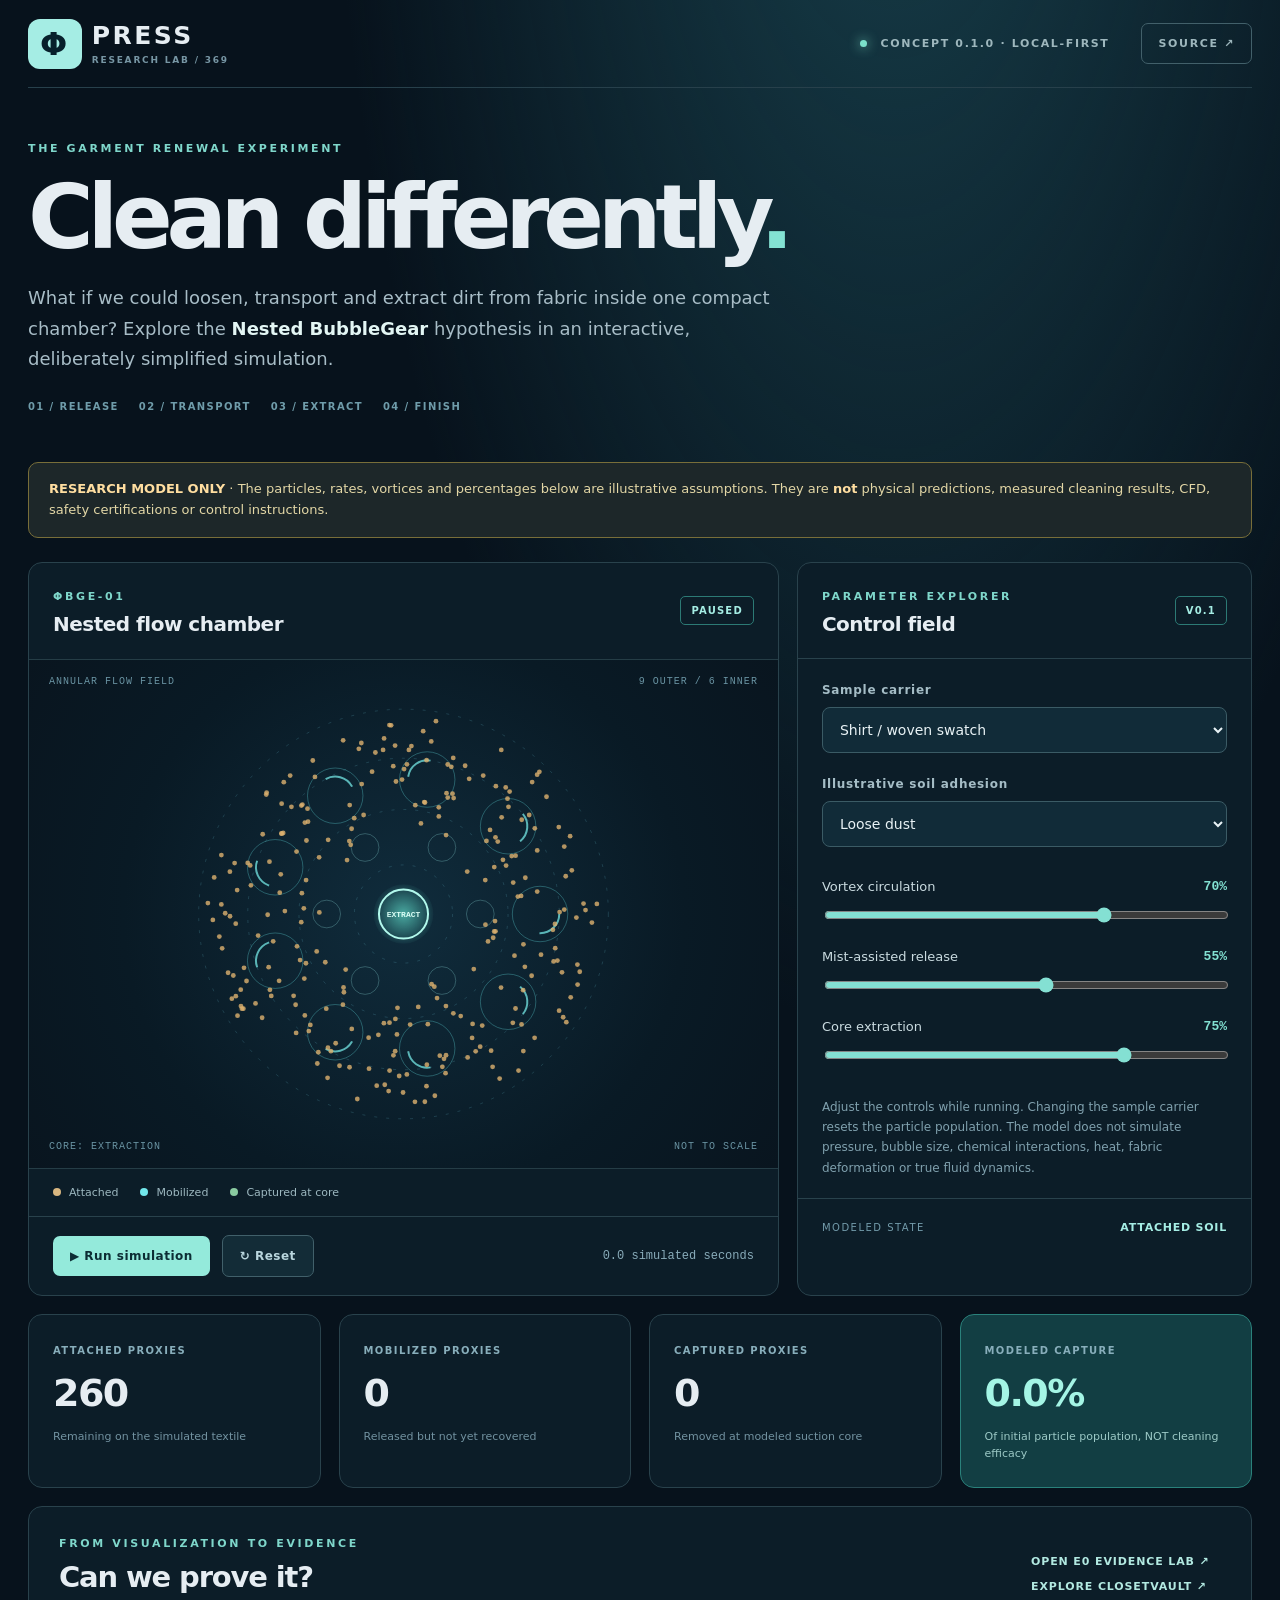
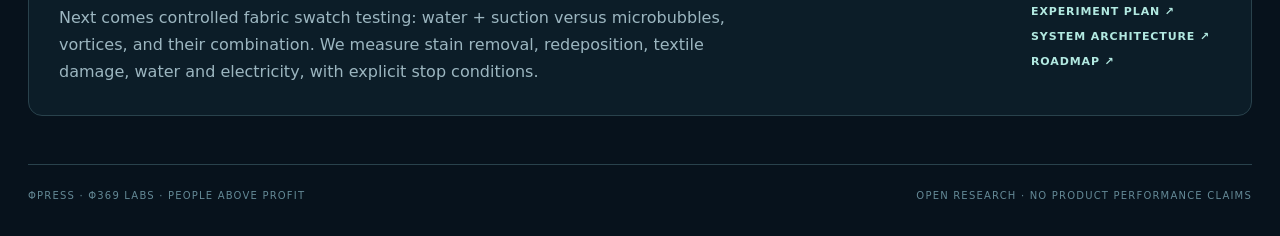
<file: index.html>
<!doctype html>
<html lang="en">
<head>
  <meta charset="UTF-8">
  <meta name="viewport" content="width=device-width, initial-scale=1">
  <meta name="theme-color" content="#08141e">
  <meta name="description" content="PhiPress research bench for the hypothetical Nested BubbleGear Extraction Engine.">
  <title>ΦPRESS | BubbleGear Research Bench</title>
  <link rel="stylesheet" href="./assets/style.css">
</head>
<body>
  <div class="shell">
    <header class="topbar">
      <a class="brand" href="./" aria-label="PhiPress home"><span class="mark">Φ</span><span>PRESS<small>RESEARCH LAB / 369</small></span></a>
      <span class="build"><span class="pulse"></span> CONCEPT 0.1.0 · LOCAL-FIRST</span>
      <a class="repo" href="https://github.com/MichaelWave369/PhiPress" target="_blank" rel="noopener noreferrer">SOURCE ↗</a>
    </header>
    <main>
      <section class="hero">
        <div class="eyebrow">THE GARMENT RENEWAL EXPERIMENT</div>
        <h1>Clean differently<span>.</span></h1>
        <p>What if we could loosen, transport and extract dirt from fabric inside one compact chamber? Explore the <strong>Nested BubbleGear</strong> hypothesis in an interactive, deliberately simplified simulation.</p>
        <div class="hero-tags"><span>01 / RELEASE</span><span>02 / TRANSPORT</span><span>03 / EXTRACT</span><span>04 / FINISH</span></div>
      </section>
      <div class="disclaimer" role="note"><strong>RESEARCH MODEL ONLY</strong> · The particles, rates, vortices and percentages below are illustrative assumptions. They are <strong>not</strong> physical predictions, measured cleaning results, CFD, safety certifications or control instructions.</div>
      <section class="workspace" aria-label="Interactive research bench">
        <div class="visual panel">
          <div class="panelhead"><div><span class="overline">ΦBGE-01</span><h2>Nested flow chamber</h2></div><span class="live" id="run-state">PAUSED</span></div>
          <div class="view"><canvas id="chamber" aria-label="Visualization of circulating particle proxies and central extraction" role="img"></canvas><div class="view-label label-tl">ANNULAR FLOW FIELD</div><div class="view-label label-tr">9 OUTER / 6 INNER</div><div class="view-label label-bl">CORE: EXTRACTION</div><div class="view-label label-br">NOT TO SCALE</div></div>
          <div class="legend"><span><i class="dot attached"></i>Attached</span><span><i class="dot mobile"></i>Mobilized</span><span><i class="dot captured"></i>Captured at core</span></div>
          <div class="actions"><button id="toggle" class="primary" type="button">▶ Run simulation</button><button id="reset" class="secondary" type="button">↻ Reset</button><span id="elapsed" class="elapsed">0.0 simulated seconds</span></div>
        </div>
        <aside class="controls panel">
          <div class="panelhead"><div><span class="overline">PARAMETER EXPLORER</span><h2>Control field</h2></div><span class="code">V0.1</span></div>
          <label class="field" for="garment">Sample carrier</label>
          <select id="garment"><option value="shirt">Shirt / woven swatch</option><option value="shoe">Shoe surface proxy</option><option value="hat">Structured hat proxy</option></select>
          <label class="field" for="soil">Illustrative soil adhesion</label>
          <select id="soil"><option value="dust">Loose dust</option><option value="sweat">Sweat residue</option><option value="oil">Oily contamination</option></select>
          <div class="sliders">
            <div class="sliderhead"><label for="circulation">Vortex circulation</label><output id="circulation-value">70%</output></div><input type="range" id="circulation" min="0" max="100" value="70">
            <div class="sliderhead"><label for="mist">Mist-assisted release</label><output id="mist-value">55%</output></div><input type="range" id="mist" min="0" max="100" value="55">
            <div class="sliderhead"><label for="extraction">Core extraction</label><output id="extraction-value">75%</output></div><input type="range" id="extraction" min="0" max="100" value="75">
          </div>
          <p class="note">Adjust the controls while running. Changing the sample carrier resets the particle population. The model does not simulate pressure, bubble size, chemical interactions, heat, fabric deformation or true fluid dynamics.</p>
          <div class="readout"><span>MODELED STATE</span><strong id="phase">ATTACHED SOIL</strong></div>
        </aside>
      </section>
      <section class="metrics" aria-label="Model readouts">
        <article class="metric panel"><span>ATTACHED PROXIES</span><strong id="attached">260</strong><small>Remaining on the simulated textile</small></article>
        <article class="metric panel"><span>MOBILIZED PROXIES</span><strong id="mobile">0</strong><small>Released but not yet recovered</small></article>
        <article class="metric panel"><span>CAPTURED PROXIES</span><strong id="captured">0</strong><small>Removed at modeled suction core</small></article>
        <article class="metric panel highlight"><span>MODELED CAPTURE</span><strong id="captured-pct">0.0%</strong><small>Of initial particle population, NOT cleaning efficacy</small></article>
      </section>
      <section class="next panel"><div><div class="overline">FROM VISUALIZATION TO EVIDENCE</div><h2>Can we prove it?</h2><p>Next comes controlled fabric swatch testing: water + suction versus microbubbles, vortices, and their combination. We measure stain removal, redeposition, textile damage, water and electricity, with explicit stop conditions.</p></div><div class="nextlinks"><a href="./evidence.html">OPEN E0 EVIDENCE LAB ↗</a><a href="./closetvault.html">EXPLORE CLOSETVAULT ↗</a><a href="./docs/experiment-plan.md">EXPERIMENT PLAN ↗</a><a href="./docs/architecture.md">SYSTEM ARCHITECTURE ↗</a><a href="./docs/roadmap.md">ROADMAP ↗</a></div></section>
    </main>
    <footer><span>ΦPRESS · Φ369 LABS · PEOPLE ABOVE PROFIT</span><span>OPEN RESEARCH · NO PRODUCT PERFORMANCE CLAIMS</span></footer>
  </div>
  <script type="module" src="./assets/app.js"></script>
</body>
</html>
</file>
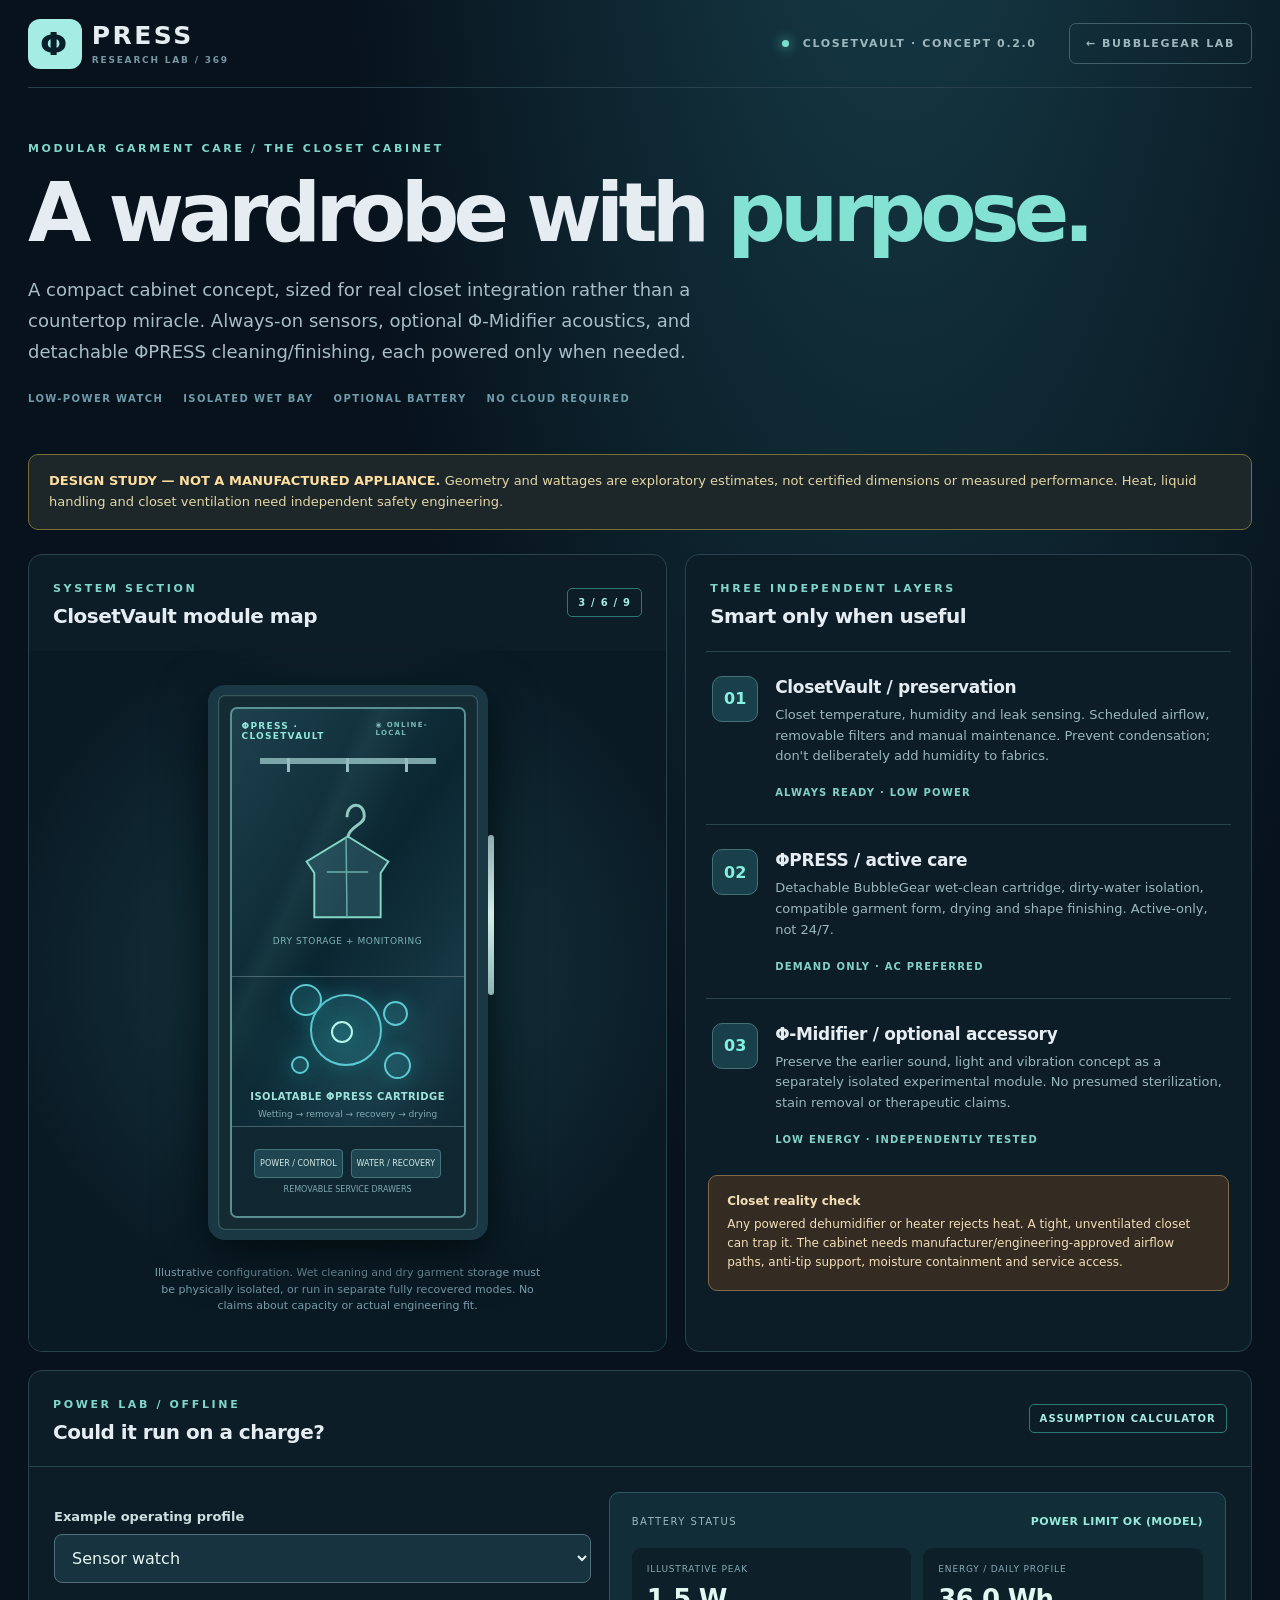
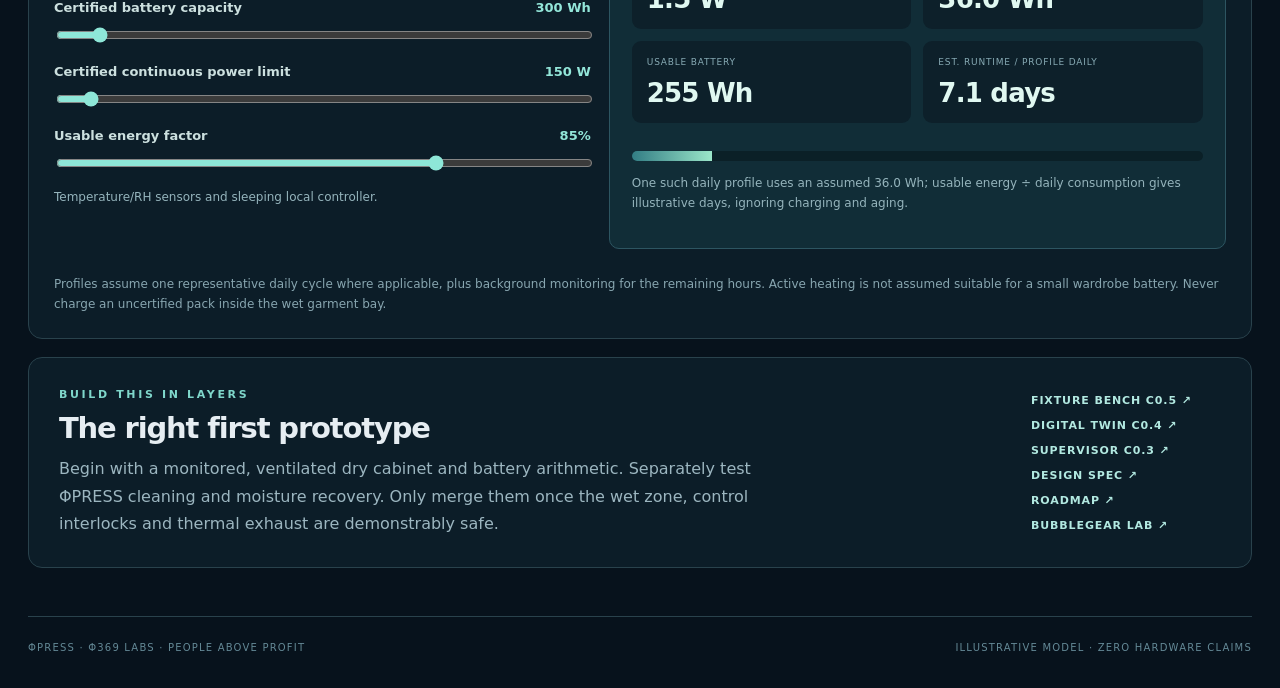
<file: closetvault.html>
<!doctype html>
<html lang="en">
<head>
 <meta charset="UTF-8">
 <meta name="viewport" content="width=device-width, initial-scale=1">
 <meta name="theme-color" content="#08141e">
 <meta name="description" content="PhiPress ClosetVault, modular closet garment care concept and illustrative battery energy planner.">
 <title>ΦPRESS ClosetVault | Wardrobe Concept</title>
 <link rel="stylesheet" href="./assets/style.css">
 <link rel="stylesheet" href="./assets/closetvault.css">
</head>
<body>
<div class="shell">
<header class="topbar">
 <a class="brand" href="./"><span class="mark">Φ</span><span>PRESS<small>RESEARCH LAB / 369</small></span></a>
 <span class="build"><span class="pulse"></span> CLOSETVAULT · CONCEPT 0.2.0</span>
 <a class="repo" href="./">← BUBBLEGEAR LAB</a>
</header>
<main>
<section class="hero closet-hero">
 <div class="eyebrow">MODULAR GARMENT CARE / THE CLOSET CABINET</div>
 <h1>A wardrobe with <span>purpose.</span></h1>
 <p>A compact cabinet concept, sized for real closet integration rather than a countertop miracle. Always-on sensors, optional Φ-Midifier acoustics, and detachable ΦPRESS cleaning/finishing, each powered only when needed.</p>
 <div class="hero-tags"><span>LOW-POWER WATCH</span><span>ISOLATED WET BAY</span><span>OPTIONAL BATTERY</span><span>NO CLOUD REQUIRED</span></div>
</section>
<div class="disclaimer"><strong>DESIGN STUDY — NOT A MANUFACTURED APPLIANCE.</strong> Geometry and wattages are exploratory estimates, not certified dimensions or measured performance. Heat, liquid handling and closet ventilation need independent safety engineering.</div>
<section class="vault-grid">
 <div class="panel vault-panel">
  <div class="panelhead"><div><span class="overline">SYSTEM SECTION</span><h2>ClosetVault module map</h2></div><span class="code">3 / 6 / 9</span></div>
  <div class="cabinet-graphic" role="img" aria-label="Front-view conceptual cabinet with dry garment hang zone, configurable cleaning bay and isolated removable lower power and collection drawers.">
   <div class="case">
    <div class="glass-door">
      <div class="cabinet-lights">ΦPRESS · CLOSETVAULT <span>◉ ONLINE-LOCAL</span></div>
      <div class="bar"><i></i><i></i><i></i></div>
      <div class="hang-zone" id="zone-dry">
       <svg class="hanger" viewBox="0 0 105 130" aria-hidden="true"><path d="M52 19 C52 3 70 2 70 18 C70 27 55 28 53 39" fill="none" stroke="#90c9bf" stroke-width="3"/><path d="M53 39 L95 65 L87 77 L87 123 L18 123 L18 77 L10 65 Z" fill="#204752" stroke="#84d6c8" stroke-width="2"/><path d="M51 39 L52 123 M31 76 L74 76" fill="none" stroke="#68ada7" stroke-width="1.5"/></svg>
       <span class="zone-stamp">DRY STORAGE + MONITORING</span>
      </div>
      <div class="treatment-zone" id="zone-treatment"><div class="bubbles"><b></b><b></b><b></b><b></b><b></b><b></b></div><span>ISOLATABLE ΦPRESS CARTRIDGE</span><small>Wetting → removal → recovery → drying</small></div>
      <div class="service-zone" id="zone-service"><div class="mini-tray"><div>POWER / CONTROL</div><div>WATER / RECOVERY</div></div><span>REMOVABLE SERVICE DRAWERS</span></div>
    </div>
    <div class="door-handle"></div>
   </div>
   <p>Illustrative configuration. Wet cleaning and dry garment storage must be physically isolated, or run in separate fully recovered modes. No claims about capacity or actual engineering fit.</p>
  </div>
 </div>
 <div class="panel modules">
   <div class="panelhead"><div><span class="overline">THREE INDEPENDENT LAYERS</span><h2>Smart only when useful</h2></div></div>
   <article class="module-card" data-zone="dry"><div class="module-icon">01</div><div><h3>ClosetVault / preservation</h3><p>Closet temperature, humidity and leak sensing. Scheduled airflow, removable filters and manual maintenance. Prevent condensation; don't deliberately add humidity to fabrics.</p><span class="module-hint">ALWAYS READY · LOW POWER</span></div></article>
   <article class="module-card" data-zone="treatment"><div class="module-icon">02</div><div><h3>ΦPRESS / active care</h3><p>Detachable BubbleGear wet-clean cartridge, dirty-water isolation, compatible garment form, drying and shape finishing. Active-only, not 24/7.</p><span class="module-hint">DEMAND ONLY · AC PREFERRED</span></div></article>
   <article class="module-card" data-zone="service"><div class="module-icon">03</div><div><h3>Φ-Midifier / optional accessory</h3><p>Preserve the earlier sound, light and vibration concept as a separately isolated experimental module. No presumed sterilization, stain removal or therapeutic claims.</p><span class="module-hint">LOW ENERGY · INDEPENDENTLY TESTED</span></div></article>
   <div class="installation-note"><strong>Closet reality check</strong><p>Any powered dehumidifier or heater rejects heat. A tight, unventilated closet can trap it. The cabinet needs manufacturer/engineering-approved airflow paths, anti-tip support, moisture containment and service access.</p></div>
 </div>
</section>
<section class="power-section panel" id="power">
 <div class="panelhead"><div><span class="overline">POWER LAB / OFFLINE</span><h2>Could it run on a charge?</h2></div><span class="code">ASSUMPTION CALCULATOR</span></div>
 <div class="power-grid">
  <div class="power-inputs">
    <label for="power-mode">Example operating profile</label>
    <select id="power-mode">
      <option value="watch">Sensor watch</option>
      <option value="preserve">Preservation airflow</option>
      <option value="midifier">Φ-Midifier vibration</option>
      <option value="refresh">Gentle refresh</option>
      <option value="bubblegear">BubbleGear wet cleaning (no heated dry)</option>
      <option value="finish">Thermal dry + press</option>
    </select>
    <label for="battery">Certified battery capacity <span id="battery-value">300 Wh</span></label>
    <input id="battery" type="range" min="100" max="3000" value="300" step="50">
    <label for="output">Certified continuous power limit <span id="output-value">150 W</span></label>
    <input id="output" type="range" min="50" max="2000" value="150" step="50">
    <label for="efficiency">Usable energy factor <span id="efficiency-value">85%</span></label>
    <input id="efficiency" type="range" min="60" max="95" value="85" step="5">
    <p class="power-note" id="profile-note">Monitoring only.</p>
  </div>
  <div class="power-results">
    <div class="result-lead"><span>BATTERY STATUS</span><strong id="power-status" aria-live="polite">SUPPORTED BY MODEL</strong></div>
    <div class="power-cards">
      <div><span>ILLUSTRATIVE PEAK</span><strong id="peak">1.5 W</strong></div>
      <div><span>ENERGY / DAILY PROFILE</span><strong id="daily">36 Wh</strong></div>
      <div><span>USABLE BATTERY</span><strong id="usable">255 Wh</strong></div>
      <div><span>EST. RUNTIME / PROFILE DAILY</span><strong id="days">7.1 days</strong></div>
    </div>
    <div class="power-bar"><div id="battery-fill"></div></div>
    <p class="power-note" id="power-detail">Values are illustrative. Real battery ratings, inverter surge, charging losses, temperatures, standby loads and thermal cycles will change results.</p>
  </div>
 </div>
 <div class="power-foot">Profiles assume one representative daily cycle where applicable, plus background monitoring for the remaining hours. Active heating is not assumed suitable for a small wardrobe battery. Never charge an uncertified pack inside the wet garment bay.</div>
</section>
<section class="next panel"><div><div class="overline">BUILD THIS IN LAYERS</div><h2>The right first prototype</h2><p>Begin with a monitored, ventilated dry cabinet and battery arithmetic. Separately test ΦPRESS cleaning and moisture recovery. Only merge them once the wet zone, control interlocks and thermal exhaust are demonstrably safe.</p></div><div class="nextlinks"><a href="./fixture-bench.html">FIXTURE BENCH C0.5 ↗</a><a href="./twin.html">DIGITAL TWIN C0.4 ↗</a><a href="./supervisor.html">SUPERVISOR C0.3 ↗</a><a href="./docs/closetvault-concept.md">DESIGN SPEC ↗</a><a href="./docs/roadmap.md">ROADMAP ↗</a><a href="./">BUBBLEGEAR LAB ↗</a></div></section>
</main>
<footer><span>ΦPRESS · Φ369 LABS · PEOPLE ABOVE PROFIT</span><span>ILLUSTRATIVE MODEL · ZERO HARDWARE CLAIMS</span></footer>
</div>
<script type="module" src="./assets/closetvault.js"></script>
</body>
</html>
</file>
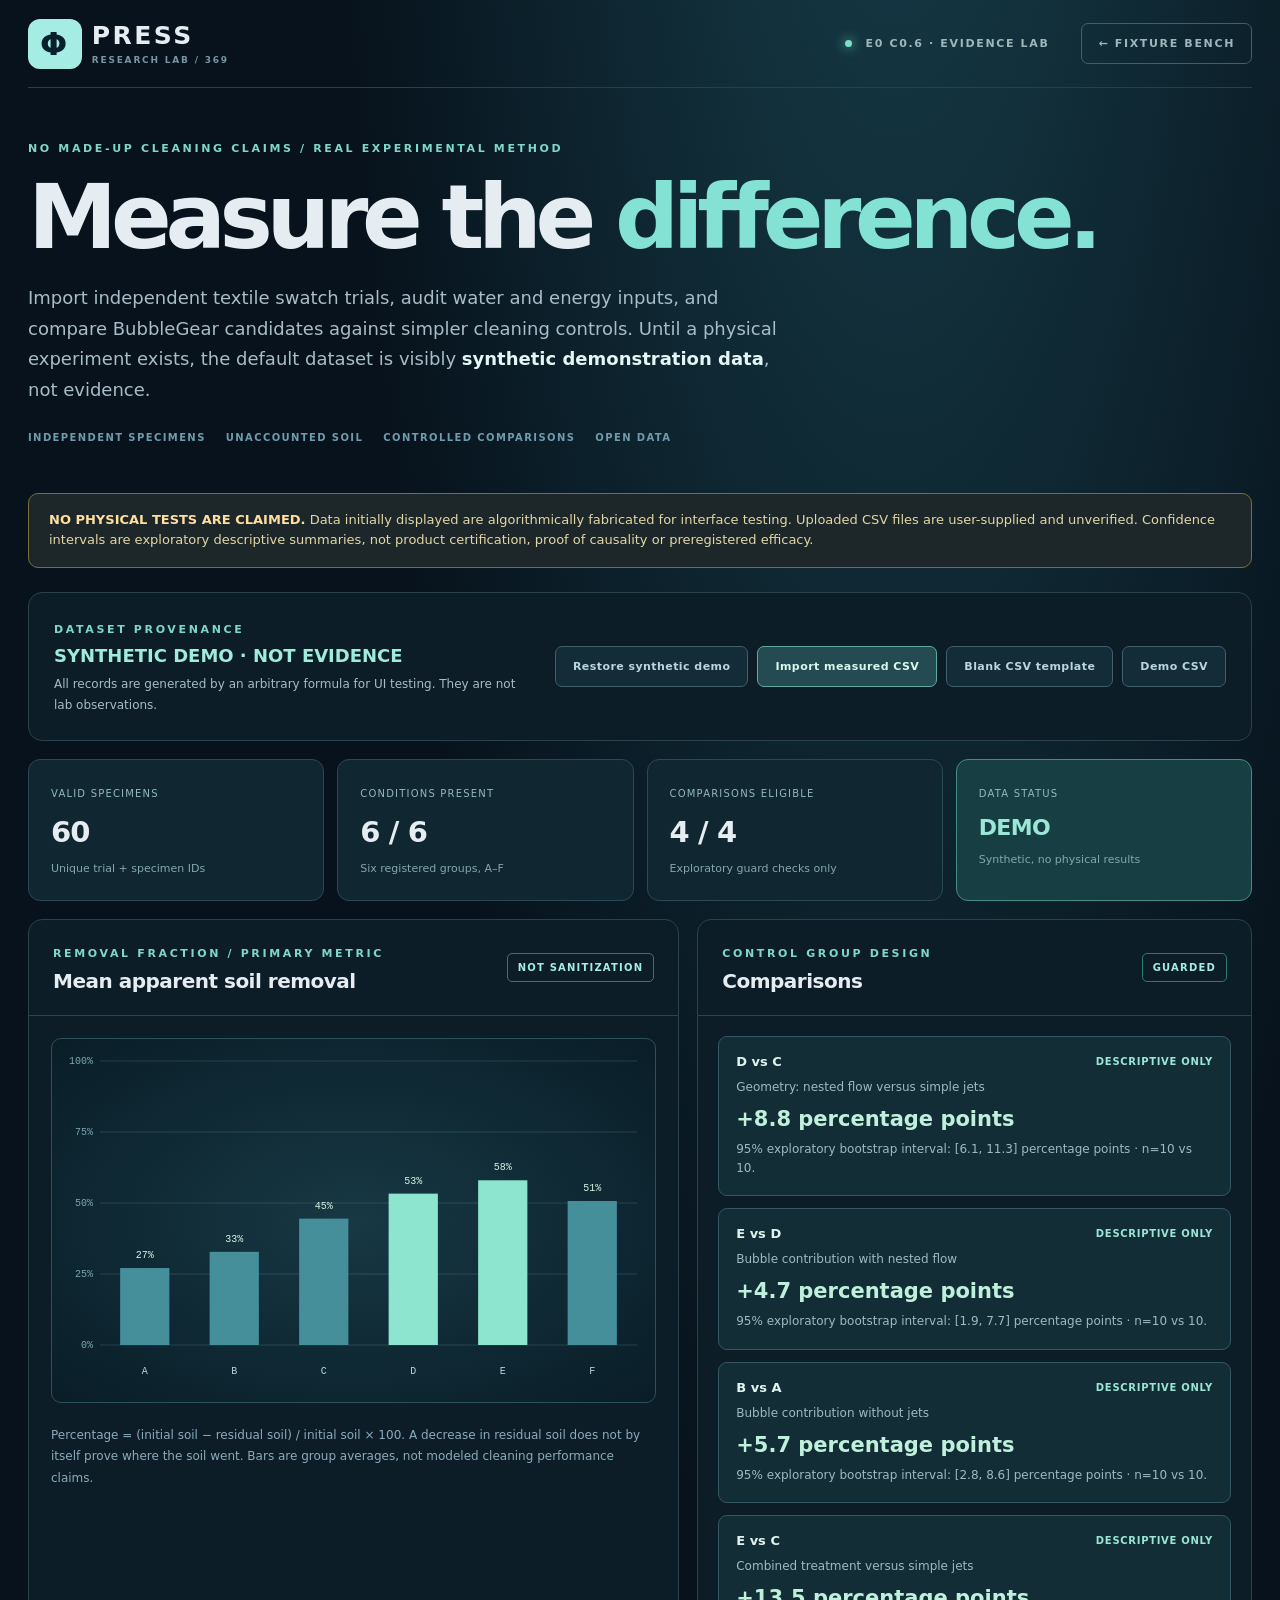
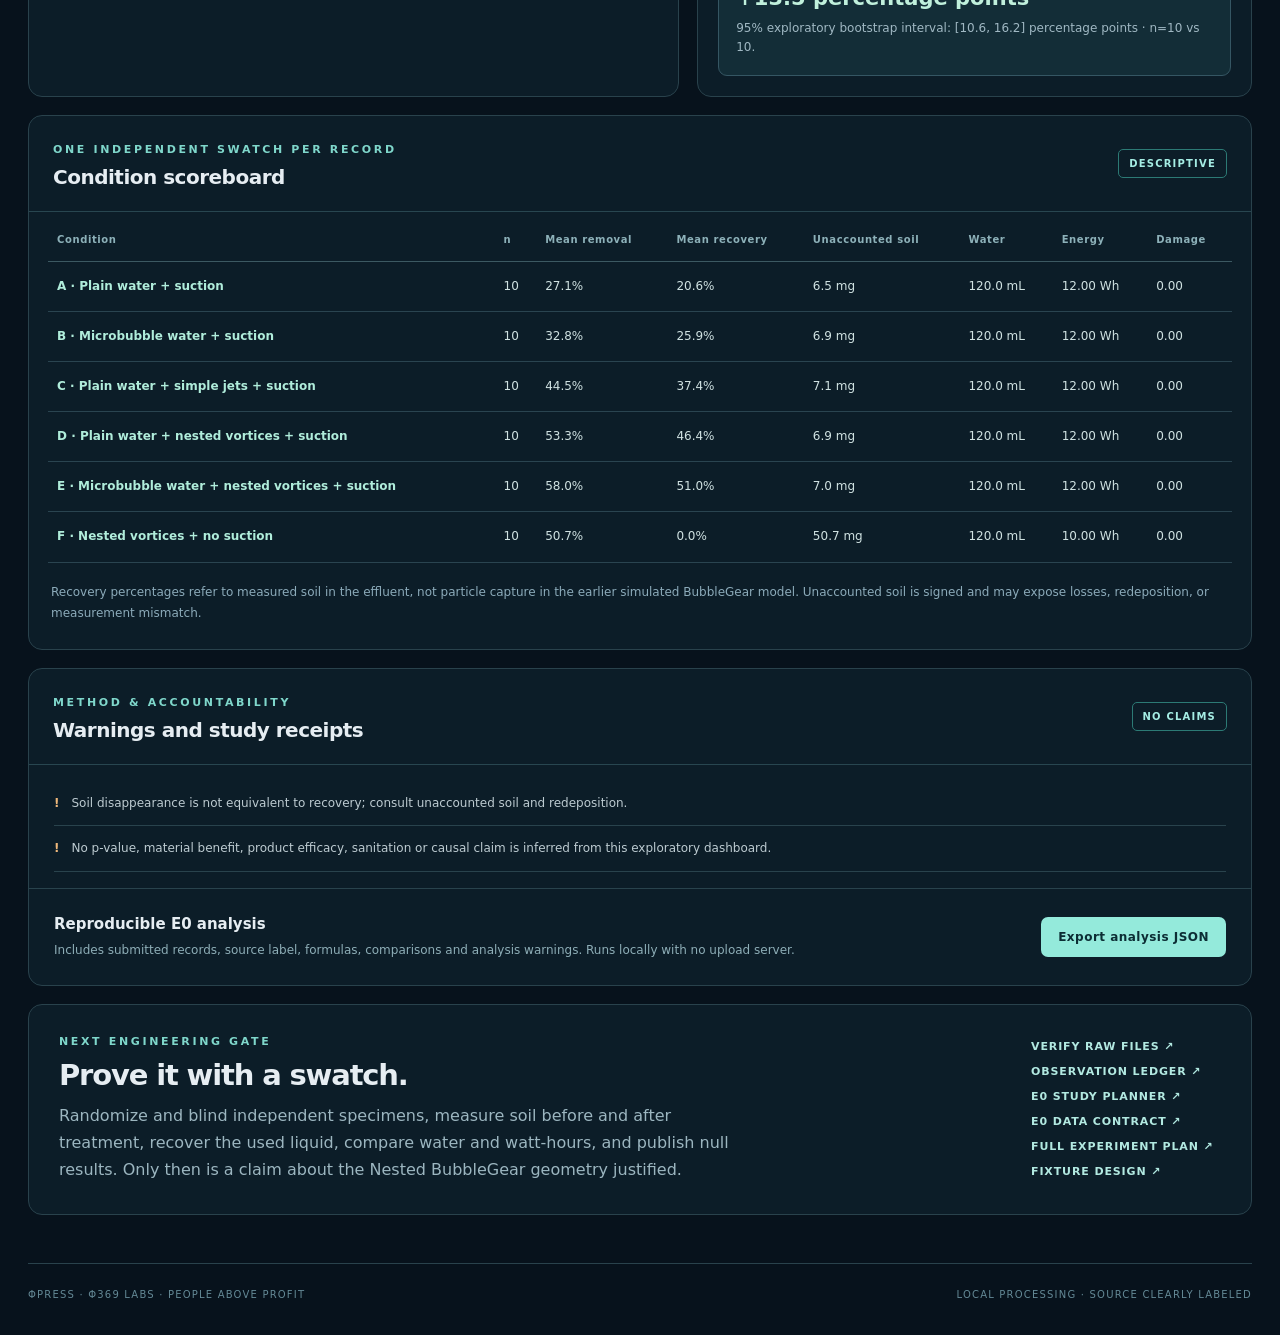
<file: evidence.html>
<!doctype html>
<html lang="en">
<head>
<meta charset="UTF-8"><meta name="viewport" content="width=device-width, initial-scale=1">
<meta name="theme-color" content="#08141e">
<meta name="description" content="ΦPRESS E0 experimental evidence lab: inspect textile cleaning measurements with provenance, recovery accounting and comparison guards.">
<title>ΦPRESS C0.6 | E0 Evidence Lab</title>
<link rel="stylesheet" href="./assets/style.css">
<link rel="stylesheet" href="./assets/evidence.css">
</head>
<body>
<div class="shell">
<header class="topbar">
<a class="brand" href="./"><span class="mark">Φ</span><span>PRESS<small>RESEARCH LAB / 369</small></span></a>
<span class="build"><span class="pulse"></span> E0 C0.6 · EVIDENCE LAB</span>
<a class="repo" href="./fixture-bench.html">← FIXTURE BENCH</a>
</header>
<main>
<section class="hero evidence-hero">
<div class="eyebrow">NO MADE-UP CLEANING CLAIMS / REAL EXPERIMENTAL METHOD</div>
<h1>Measure the <span>difference.</span></h1>
<p>Import independent textile swatch trials, audit water and energy inputs, and compare BubbleGear candidates against simpler cleaning controls. Until a physical experiment exists, the default dataset is visibly <strong>synthetic demonstration data</strong>, not evidence.</p>
<div class="hero-tags"><span>INDEPENDENT SPECIMENS</span><span>UNACCOUNTED SOIL</span><span>CONTROLLED COMPARISONS</span><span>OPEN DATA</span></div>
</section>
<div class="disclaimer" role="note"><strong>NO PHYSICAL TESTS ARE CLAIMED.</strong> Data initially displayed are algorithmically fabricated for interface testing. Uploaded CSV files are user-supplied and unverified. Confidence intervals are exploratory descriptive summaries, not product certification, proof of causality or preregistered efficacy.</div>
<section class="data-toolbar panel">
<div class="dataset-identity">
<span class="overline">DATASET PROVENANCE</span>
<h2 id="dataset-source">SYNTHETIC DEMO · NOT EVIDENCE</h2>
<p id="dataset-description">Synthetic swatches with invented differences illustrate analysis logic. Not actual experiments.</p>
</div>
<div class="data-actions">
<button type="button" id="load-demo" class="secondary">Restore synthetic demo</button>
<label class="upload-button" for="upload">Import measured CSV <input type="file" id="upload" accept=".csv,text/csv"></label>
<button type="button" id="csv-template" class="secondary">Blank CSV template</button>
<button type="button" id="download-demo" class="secondary">Demo CSV</button>
</div>
<p class="error-message" id="error-message" aria-live="polite" hidden></p>
</section>
<section class="lab-summary">
<div class="mini-stat"><span>VALID SPECIMENS</span><strong id="specimen-count">—</strong><small>Unique trial + specimen IDs</small></div>
<div class="mini-stat"><span>CONDITIONS PRESENT</span><strong id="conditions-count">—</strong><small>Six registered groups, A–F</small></div>
<div class="mini-stat"><span>COMPARISONS ELIGIBLE</span><strong id="eligible-count">—</strong><small>Exploratory guard checks only</small></div>
<div class="mini-stat accent"><span>DATA STATUS</span><strong id="evidence-status">DEMO</strong><small id="source-detail">Synthetic, not physical results</small></div>
</section>
<section class="analysis-grid">
<div class="panel plot-panel">
<div class="panelhead"><div><span class="overline">REMOVAL FRACTION / PRIMARY METRIC</span><h2>Mean apparent soil removal</h2></div><span class="code">NOT SANITIZATION</span></div>
<div class="chart"><canvas id="chart" role="img" aria-label="Mean apparent soil removal per experimental condition; bars summarize imported or synthetic specimen records"></canvas></div>
<p class="chart-caption">Percentage = (initial soil − residual soil) / initial soil × 100. A decrease in residual soil does not by itself prove where the soil went. Bars are group averages, not modeled cleaning performance claims.</p>
</div>
<div class="panel comparisons">
<div class="panelhead"><div><span class="overline">CONTROL GROUP DESIGN</span><h2>Comparisons</h2></div><span class="code">GUARDED</span></div>
<div id="comparison-cards" class="comparison-list"></div>
</div>
</section>
<section class="panel table-panel">
<div class="panelhead"><div><span class="overline">ONE INDEPENDENT SWATCH PER RECORD</span><h2>Condition scoreboard</h2></div><span class="code">DESCRIPTIVE</span></div>
<div class="table-wrap">
<table><thead><tr><th>Condition</th><th>n</th><th>Mean removal</th><th>Mean recovery</th><th>Unaccounted soil</th><th>Water</th><th>Energy</th><th>Damage</th></tr></thead><tbody id="group-body"></tbody></table>
</div>
<p class="table-caption">Recovery percentages refer to measured soil in the effluent, not particle capture in the earlier simulated BubbleGear model. Unaccounted soil is signed and may expose losses, redeposition, or measurement mismatch.</p>
</section>
<section class="panel findings">
<div class="panelhead"><div><span class="overline">METHOD & ACCOUNTABILITY</span><h2>Warnings and study receipts</h2></div><span class="code">NO CLAIMS</span></div>
<ul class="finding-list" id="finding-list"></ul>
<div class="receipt-bar">
<div><strong>Reproducible E0 analysis</strong><p>Includes submitted records, source label, formulas, comparisons and analysis warnings. Runs locally with no upload server.</p></div>
<button type="button" id="export-report" class="primary">Export analysis JSON</button>
</div>
</section>
<section class="next panel"><div><div class="overline">NEXT ENGINEERING GATE</div><h2>Prove it with a swatch.</h2><p>Randomize and blind independent specimens, measure soil before and after treatment, recover the used liquid, compare water and watt-hours, and publish null results. Only then is a claim about the Nested BubbleGear geometry justified.</p></div><div class="nextlinks"><a href="./integrity.html">VERIFY RAW FILES ↗</a><a href="./observations.html">OBSERVATION LEDGER ↗</a><a href="./study.html">E0 STUDY PLANNER ↗</a><a href="./docs/e0-evidence-lab.md">E0 DATA CONTRACT ↗</a><a href="./docs/experiment-plan.md">FULL EXPERIMENT PLAN ↗</a><a href="./fixture-bench.html">FIXTURE DESIGN ↗</a></div></section>
</main>
<footer><span>ΦPRESS · Φ369 LABS · PEOPLE ABOVE PROFIT</span><span>LOCAL PROCESSING · SOURCE CLEARLY LABELED</span></footer>
</div>
<script type="module" src="./assets/evidence.js"></script>
</body></html>
</file>
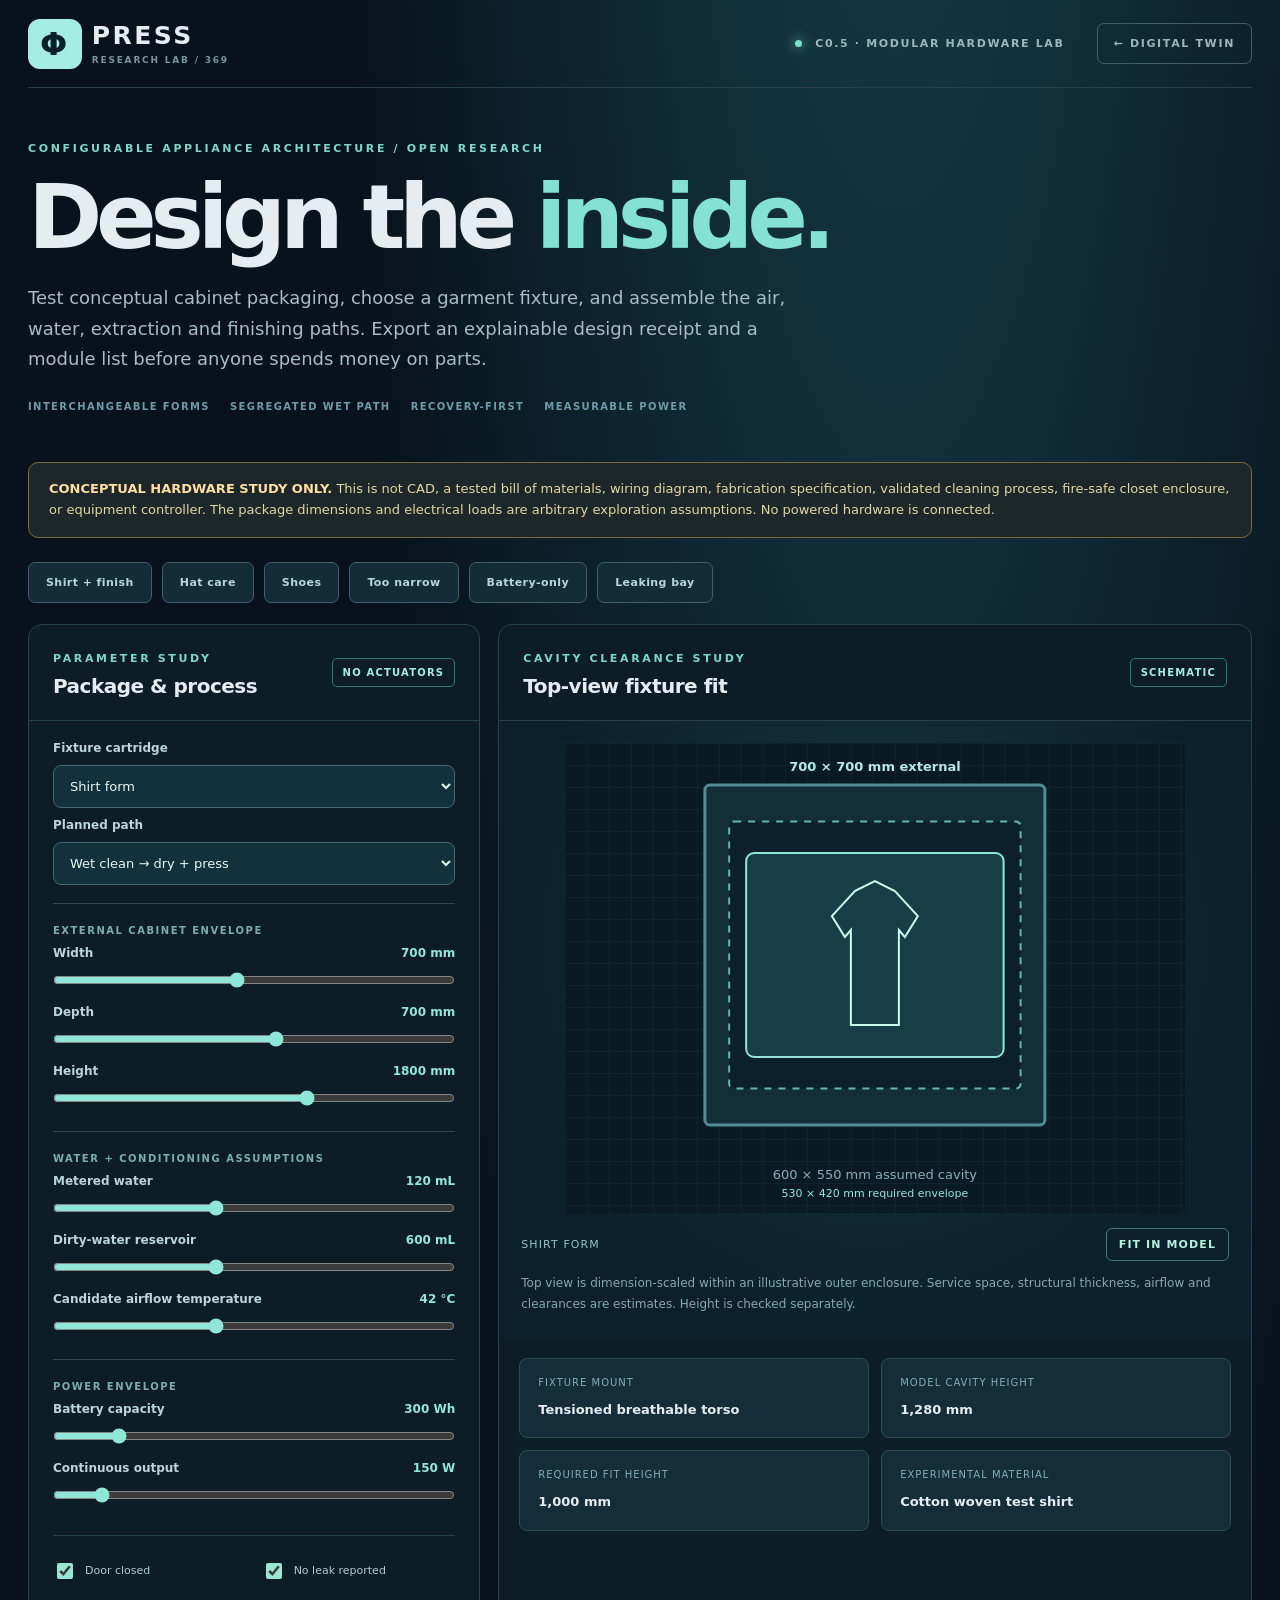
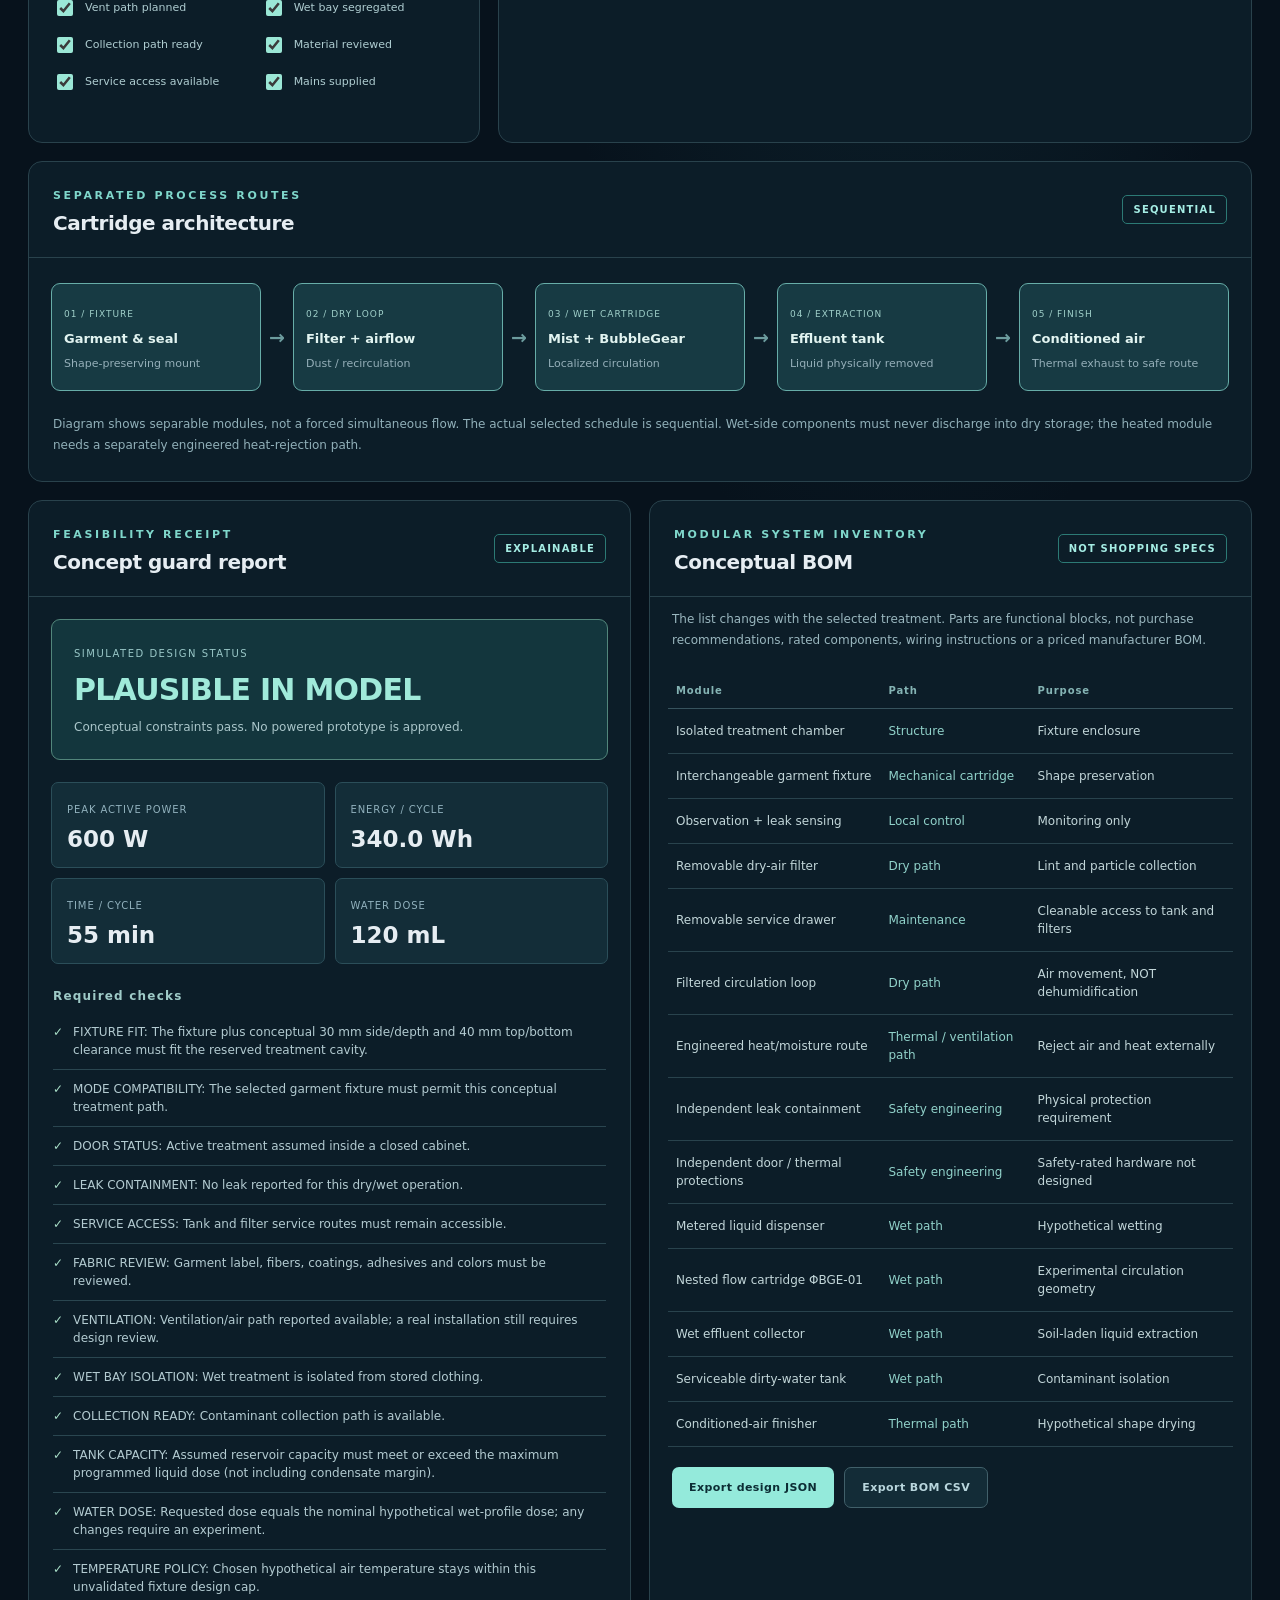
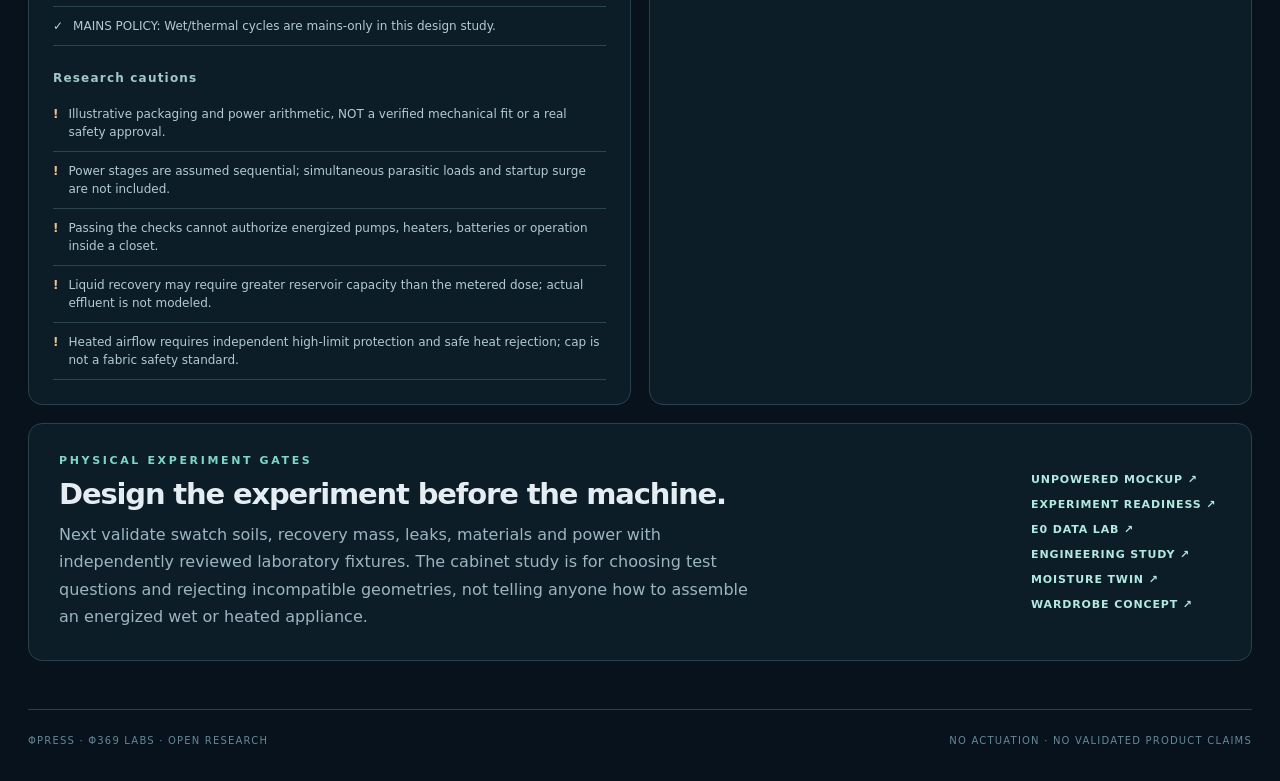
<file: fixture-bench.html>
<!doctype html>
<html lang="en">
<head>
<meta charset="UTF-8"><meta name="viewport" content="width=device-width, initial-scale=1">
<meta name="theme-color" content="#08141e">
<meta name="description" content="ΦPRESS C0.5 concept engineering bench for interchangeable garment fixtures, wet recovery and thermal finishing.">
<title>ΦPRESS C0.5 | Modular Fixture Engineering Bench</title>
<link rel="stylesheet" href="./assets/style.css">
<link rel="stylesheet" href="./assets/fixture-bench.css">
</head>
<body>
<div class="shell">
<header class="topbar">
<a class="brand" href="./"><span class="mark">Φ</span><span>PRESS<small>RESEARCH LAB / 369</small></span></a>
<span class="build"><span class="pulse"></span> C0.5 · MODULAR HARDWARE LAB</span>
<a class="repo" href="./twin.html">← DIGITAL TWIN</a>
</header>
<main>
<section class="hero fixture-hero">
<div class="eyebrow">CONFIGURABLE APPLIANCE ARCHITECTURE / OPEN RESEARCH</div>
<h1>Design the <span>inside.</span></h1>
<p>Test conceptual cabinet packaging, choose a garment fixture, and assemble the air, water, extraction and finishing paths. Export an explainable design receipt and a module list before anyone spends money on parts.</p>
<div class="hero-tags"><span>INTERCHANGEABLE FORMS</span><span>SEGREGATED WET PATH</span><span>RECOVERY-FIRST</span><span>MEASURABLE POWER</span></div>
</section>
<div class="disclaimer"><strong>CONCEPTUAL HARDWARE STUDY ONLY.</strong> This is not CAD, a tested bill of materials, wiring diagram, fabrication specification, validated cleaning process, fire-safe closet enclosure, or equipment controller. The package dimensions and electrical loads are arbitrary exploration assumptions. No powered hardware is connected.</div>
<section class="preset-bar" aria-label="Example configurations">
<button class="secondary" type="button" data-preset="shirt">Shirt + finish</button>
<button class="secondary" type="button" data-preset="hat">Hat care</button>
<button class="secondary" type="button" data-preset="shoe">Shoes</button>
<button class="secondary" type="button" data-preset="narrow">Too narrow</button>
<button class="secondary" type="button" data-preset="battery">Battery-only</button>
<button class="secondary" type="button" data-preset="leak">Leaking bay</button>
</section>
<section class="bench-grid">
<div class="panel design-panel">
<div class="panelhead"><div><span class="overline">PARAMETER STUDY</span><h2>Package & process</h2></div><span class="code">NO ACTUATORS</span></div>
<div class="fields">
<label for="fixture">Fixture cartridge</label>
<select id="fixture">
<option value="shirt">Shirt form</option>
<option value="hat">Hat cradle</option>
<option value="shoe">Shoe rack</option>
</select>
<label for="mode">Planned path</label>
<select id="mode">
<option value="watch">Storage monitoring</option>
<option value="refresh">Air refresh</option>
<option value="wet">BubbleGear wet clean</option>
<option value="finish">Conditioned dry + press</option>
<option value="cleanFinish">Wet clean → dry + press</option>
</select>
<div class="field-divider">EXTERNAL CABINET ENVELOPE</div>
<label for="outerWidthMm">Width <output id="outerWidthMm-value">700 mm</output></label><input id="outerWidthMm" type="range" min="450" max="1000" step="10" value="700">
<label for="outerDepthMm">Depth <output id="outerDepthMm-value">700 mm</output></label><input id="outerDepthMm" type="range" min="450" max="900" step="10" value="700">
<label for="outerHeightMm">Height <output id="outerHeightMm-value">1800 mm</output></label><input id="outerHeightMm" type="range" min="1100" max="2200" step="50" value="1800">
<div class="field-divider">WATER + CONDITIONING ASSUMPTIONS</div>
<label for="waterDoseMl">Metered water <output id="waterDoseMl-value">120 mL</output></label><input id="waterDoseMl" type="range" min="0" max="300" step="10" value="120">
<label for="dirtyTankCapacityMl">Dirty-water reservoir <output id="dirtyTankCapacityMl-value">600 mL</output></label><input id="dirtyTankCapacityMl" type="range" min="0" max="1500" step="50" value="600">
<label for="finishTemperatureC">Candidate airflow temperature <output id="finishTemperatureC-value">42 °C</output></label><input id="finishTemperatureC" type="range" min="20" max="75" step="1" value="42">
<div class="field-divider">POWER ENVELOPE</div>
<label for="batteryWh">Battery capacity <output id="batteryWh-value">300 Wh</output></label><input id="batteryWh" type="range" min="0" max="2000" step="25" value="300">
<label for="batteryOutputW">Continuous output <output id="batteryOutputW-value">150 W</output></label><input id="batteryOutputW" type="range" min="25" max="1200" step="25" value="150">
</div>
<div class="guard-toggles">
<label><input type="checkbox" id="doorClosed" checked> Door closed</label>
<label><input type="checkbox" id="leakDry" checked> No leak reported</label>
<label><input type="checkbox" id="ventClear" checked> Vent path planned</label>
<label><input type="checkbox" id="wetBayIsolated" checked> Wet bay segregated</label>
<label><input type="checkbox" id="tankReady" checked> Collection path ready</label>
<label><input type="checkbox" id="materialReviewed" checked> Material reviewed</label>
<label><input type="checkbox" id="serviceAccessible" checked> Service access available</label>
<label><input type="checkbox" id="mainsAvailable" checked> Mains supplied</label>
</div>
</div>
<div class="panel layout-panel">
<div class="panelhead"><div><span class="overline">CAVITY CLEARANCE STUDY</span><h2>Top-view fixture fit</h2></div><span class="code">SCHEMATIC</span></div>
<div class="diagram">
<svg id="fit-svg" viewBox="0 0 620 470" role="img" aria-label="Scaled top view showing outer cabinet, assumed cavity and fixture clearance envelope. The colors indicate whether the conceptual dimensions fit.">
<defs><pattern id="grid-pattern" width="22" height="22" patternUnits="userSpaceOnUse"><path d="M 22 0 L 0 0 0 22" fill="none" stroke="#33505b" stroke-width=".45"/></pattern></defs>
<rect width="620" height="470" fill="#091a25"/><rect width="620" height="470" fill="url(#grid-pattern)" opacity=".7"/>
<rect id="outer-box" x="90" y="45" width="440" height="355" rx="5" fill="#122f38" stroke="#508d94" stroke-width="3"/>
<rect id="cavity-box" x="120" y="80" width="380" height="285" rx="5" fill="#0c202b" stroke="#63b6b2" stroke-dasharray="7 7" stroke-width="2"/>
<rect id="clearance-box" x="153" y="111" width="314" height="224" rx="8" fill="#2d797c55" stroke="#93e5d9" stroke-width="2"/>
<g id="fixture-art" fill="none" stroke="#c9f8ed" stroke-width="2"><path id="fixture-path" d="M 265 185 L 310 158 L 355 185 L 374 204 L 359 232 L 343 222 L 343 296 L 277 296 L 277 222 L 261 232 L 246 204 Z"/></g>
<text x="310" y="28" text-anchor="middle" fill="#b6e9e1" font-size="13" font-weight="700" id="outer-dim">700 × 700 mm external</text>
<text x="310" y="436" text-anchor="middle" fill="#8daeb9" font-size="13" id="cavity-dim">600 × 550 mm cavity</text>
<text x="310" y="454" text-anchor="middle" fill="#99e7d7" font-size="11" id="fixture-dim">530 × 420 mm fixture envelope</text>
</svg>
<div class="fit-caption"><span id="fit-label">SHIRT FORM</span><strong id="fit-status">FIT IN MODEL</strong></div>
<p>Top view is dimension-scaled within an illustrative outer enclosure. Service space, structural thickness, airflow and clearances are estimates. Height is checked separately.</p>
</div>
<div class="fixture-details">
<div><span>FIXTURE MOUNT</span><strong id="mount-description">—</strong></div>
<div><span>MODEL CAVITY HEIGHT</span><strong id="cavity-height">—</strong></div>
<div><span>REQUIRED FIT HEIGHT</span><strong id="fixture-height">—</strong></div>
<div><span>EXPERIMENTAL MATERIAL</span><strong id="fixture-material">—</strong></div>
</div>
</div>
</section>
<section class="panel path-panel">
<div class="panelhead"><div><span class="overline">SEPARATED PROCESS ROUTES</span><h2>Cartridge architecture</h2></div><span class="code">SEQUENTIAL</span></div>
<div class="flow-line">
<div class="route-card" id="flow-intake"><small>01 / FIXTURE</small><strong>Garment & seal</strong><p>Shape-preserving mount</p></div>
<div class="flow-arrow" aria-hidden="true">→</div>
<div class="route-card" id="flow-air"><small>02 / DRY LOOP</small><strong>Filter + airflow</strong><p>Dust / recirculation</p></div>
<div class="flow-arrow" aria-hidden="true">→</div>
<div class="route-card" id="flow-wet"><small>03 / WET CARTRIDGE</small><strong>Mist + BubbleGear</strong><p>Localized circulation</p></div>
<div class="flow-arrow" aria-hidden="true">→</div>
<div class="route-card" id="flow-recovery"><small>04 / EXTRACTION</small><strong>Effluent tank</strong><p>Liquid physically removed</p></div>
<div class="flow-arrow" aria-hidden="true">→</div>
<div class="route-card" id="flow-heat"><small>05 / FINISH</small><strong>Conditioned air</strong><p>Thermal exhaust to safe route</p></div>
</div>
<p class="route-note">Diagram shows separable modules, not a forced simultaneous flow. The actual selected schedule is sequential. Wet-side components must never discharge into dry storage; the heated module needs a separately engineered heat-rejection path.</p>
</section>
<section class="summary-grid">
<div class="panel receipt-panel">
<div class="panelhead"><div><span class="overline">FEASIBILITY RECEIPT</span><h2>Concept guard report</h2></div><span class="code">EXPLAINABLE</span></div>
<div class="decision" id="decision"><span>SIMULATED DESIGN STATUS</span><strong id="decision-text">PLAUSIBLE IN MODEL</strong><p id="decision-context">No physical prototype has been assessed.</p></div>
<div class="quick-metrics">
<div><span>PEAK ACTIVE POWER</span><strong id="power-peak">—</strong></div>
<div><span>ENERGY / CYCLE</span><strong id="energy-cycle">—</strong></div>
<div><span>TIME / CYCLE</span><strong id="cycle-minutes">—</strong></div>
<div><span>WATER DOSE</span><strong id="dose">—</strong></div>
</div>
<h3>Required checks</h3><ul id="check-list" class="check-list"></ul>
<h3>Research cautions</h3><ul id="warnings" class="warnings"></ul>
</div>
<div class="panel bom-panel">
<div class="panelhead"><div><span class="overline">MODULAR SYSTEM INVENTORY</span><h2>Conceptual BOM</h2></div><span class="code">NOT SHOPPING SPECS</span></div>
<p class="bom-intro">The list changes with the selected treatment. Parts are functional blocks, not purchase recommendations, rated components, wiring instructions or a priced manufacturer BOM.</p>
<div class="bom-wrap"><table class="bom-table"><thead><tr><th>Module</th><th>Path</th><th>Purpose</th></tr></thead><tbody id="bom-body"></tbody></table></div>
<div class="export-actions">
<button class="primary" type="button" id="export-json">Export design JSON</button>
<button class="secondary" type="button" id="export-csv">Export BOM CSV</button>
</div>
</div>
</section>
<section class="next panel"><div><div class="overline">PHYSICAL EXPERIMENT GATES</div><h2>Design the experiment before the machine.</h2><p>Next validate swatch soils, recovery mass, leaks, materials and power with independently reviewed laboratory fixtures. The cabinet study is for choosing test questions and rejecting incompatible geometries, not telling anyone how to assemble an energized wet or heated appliance.</p></div><div class="nextlinks"><a href="./preflight.html">UNPOWERED MOCKUP ↗</a><a href="./study.html">EXPERIMENT READINESS ↗</a><a href="./evidence.html">E0 DATA LAB ↗</a><a href="./docs/fixture-bench-c0-5.md">ENGINEERING STUDY ↗</a><a href="./twin.html">MOISTURE TWIN ↗</a><a href="./closetvault.html">WARDROBE CONCEPT ↗</a></div></section>
</main>
<footer><span>ΦPRESS · Φ369 LABS · OPEN RESEARCH</span><span>NO ACTUATION · NO VALIDATED PRODUCT CLAIMS</span></footer>
</div>
<script type="module" src="./assets/fixture-bench.js"></script>
</body></html>
</file>
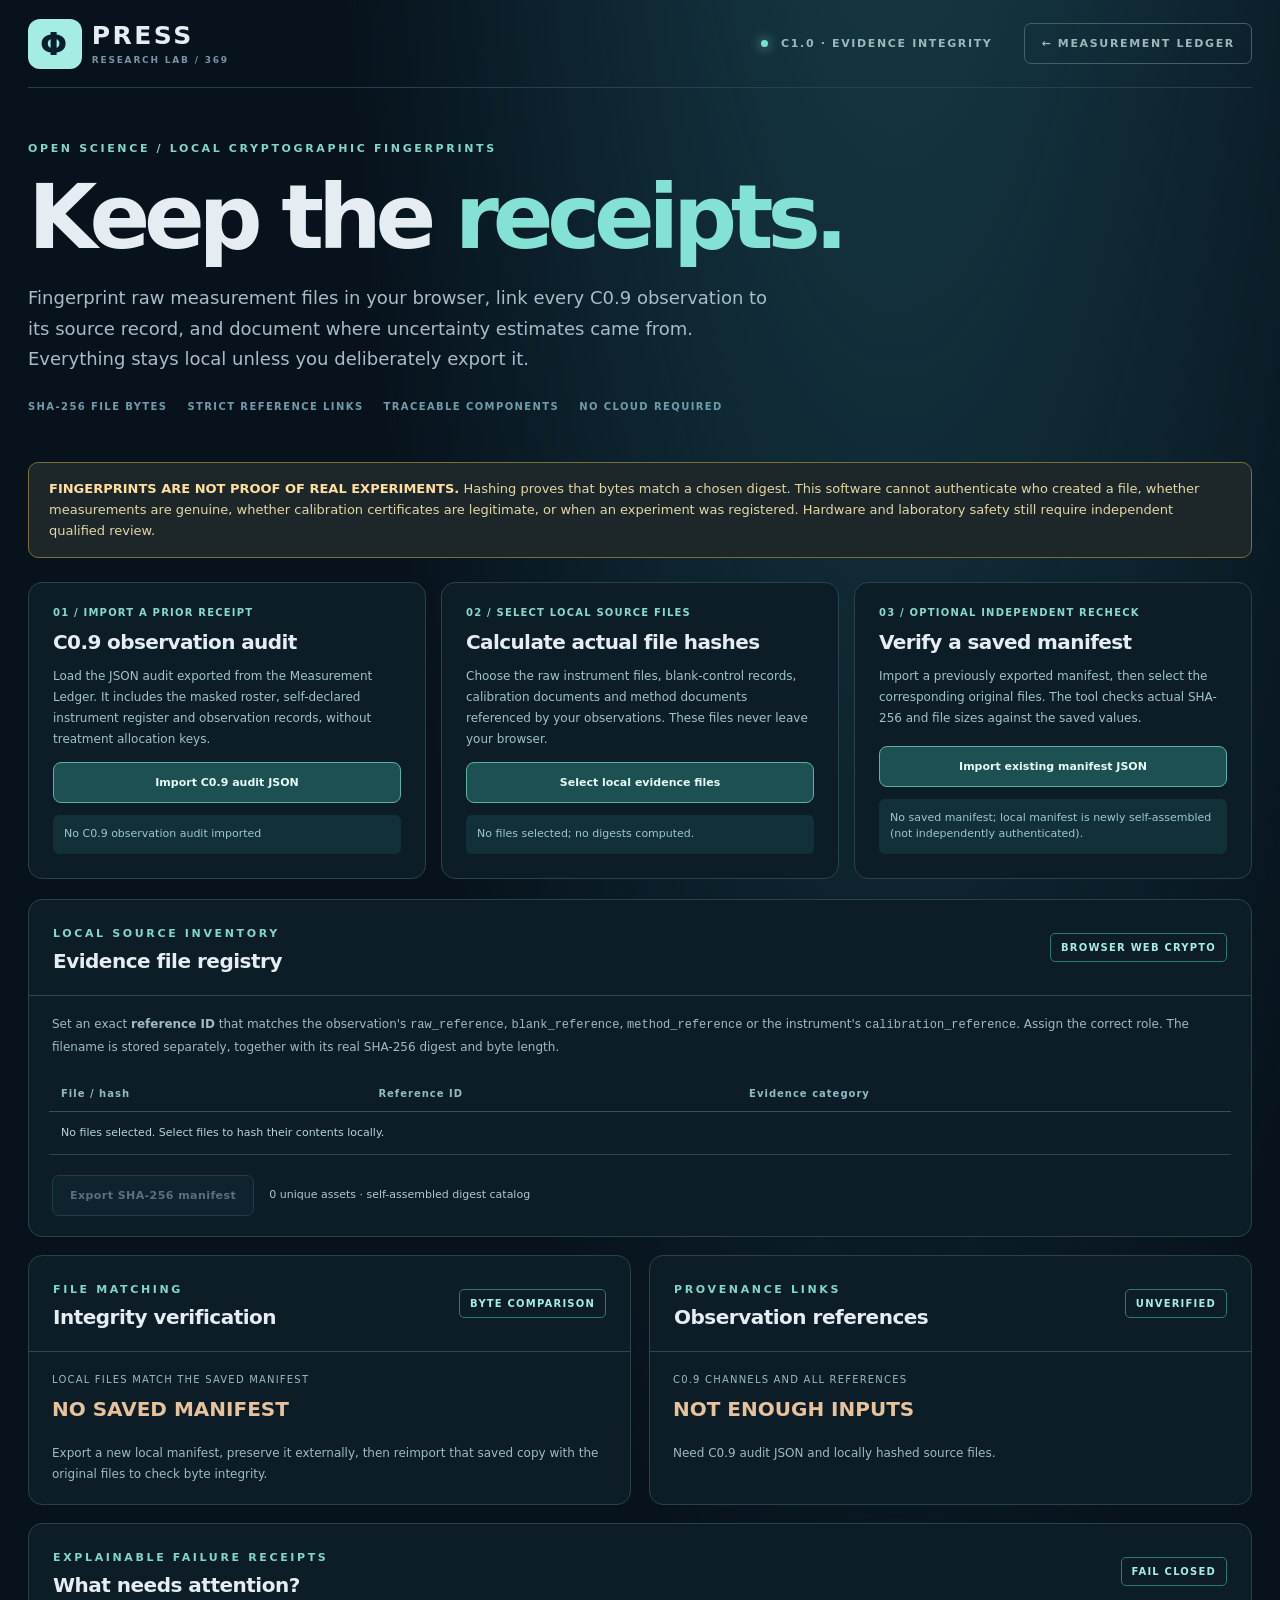
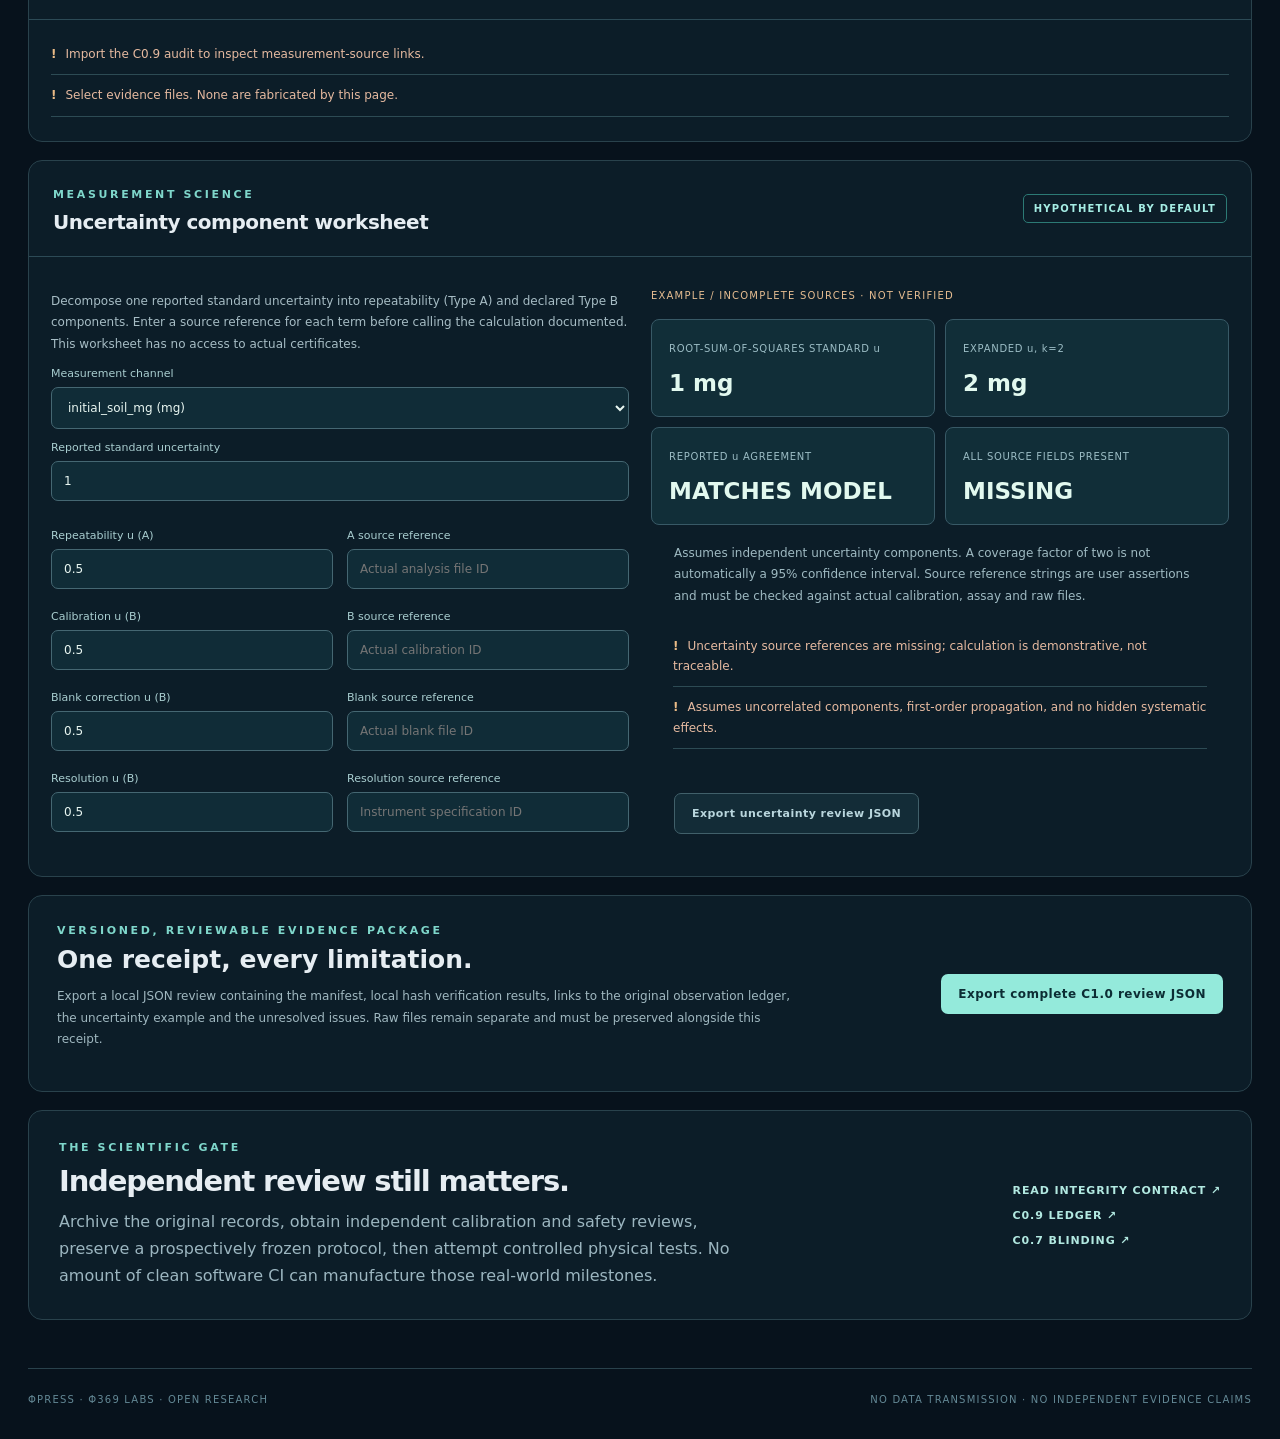
<file: integrity.html>
<!doctype html>
<html lang="en"><head>
<meta charset="UTF-8"><meta name="viewport" content="width=device-width,initial-scale=1">
<meta name="theme-color" content="#081520">
<meta name="description" content="ΦPRESS C1.0: local SHA-256 raw file integrity, C0.9 reference audit and exploratory uncertainty budget.">
<title>ΦPRESS C1.0 | Evidence Integrity Lab</title>
<link rel="stylesheet" href="./assets/style.css"><link rel="stylesheet" href="./assets/integrity.css">
</head><body><div class="shell">
<header class="topbar">
<a class="brand" href="./"><span class="mark">Φ</span><span>PRESS<small>RESEARCH LAB / 369</small></span></a>
<span class="build"><span class="pulse"></span> C1.0 · EVIDENCE INTEGRITY</span>
<a class="repo" href="./observations.html">← MEASUREMENT LEDGER</a>
</header>
<main>
<section class="hero"><div class="eyebrow">OPEN SCIENCE / LOCAL CRYPTOGRAPHIC FINGERPRINTS</div>
<h1>Keep the <span>receipts.</span></h1>
<p>Fingerprint raw measurement files in your browser, link every C0.9 observation to its source record, and document where uncertainty estimates came from. Everything stays local unless you deliberately export it.</p>
<div class="hero-tags"><span>SHA-256 FILE BYTES</span><span>STRICT REFERENCE LINKS</span><span>TRACEABLE COMPONENTS</span><span>NO CLOUD REQUIRED</span></div>
</section>
<div class="disclaimer"><strong>FINGERPRINTS ARE NOT PROOF OF REAL EXPERIMENTS.</strong> Hashing proves that bytes match a chosen digest. This software cannot authenticate who created a file, whether measurements are genuine, whether calibration certificates are legitimate, or when an experiment was registered. Hardware and laboratory safety still require independent qualified review.</div>

<section class="intro-grid">
<article class="panel source-card"><div class="step">01 / IMPORT A PRIOR RECEIPT</div><h2>C0.9 observation audit</h2>
<p>Load the JSON audit exported from the Measurement Ledger. It includes the masked roster, self-declared instrument register and observation records, without treatment allocation keys.</p>
<label for="c09-file" class="file-button">Import C0.9 audit JSON<input id="c09-file" type="file" accept=".json,application/json"></label>
<div class="status" id="source-status" role="status">No C0.9 audit loaded</div></article>
<article class="panel source-card"><div class="step">02 / SELECT LOCAL SOURCE FILES</div><h2>Calculate actual file hashes</h2>
<p>Choose the raw instrument files, blank-control records, calibration documents and method documents referenced by your observations. These files never leave your browser.</p>
<label for="raw-files" class="file-button">Select local evidence files<input id="raw-files" type="file" multiple></label>
<div class="status" id="file-status" role="status">No local evidence files selected</div></article>
<article class="panel source-card"><div class="step">03 / OPTIONAL INDEPENDENT RECHECK</div><h2>Verify a saved manifest</h2>
<p>Import a previously exported manifest, then select the corresponding original files. The tool checks actual SHA-256 and file sizes against the saved values.</p>
<label for="manifest-file" class="file-button">Import existing manifest JSON<input id="manifest-file" type="file" accept=".json,application/json"></label>
<div class="status" id="manifest-status" role="status">Manifest will be built from selected files</div></article>
</section>

<section class="panel assets-panel">
<div class="panelhead"><div><span class="overline">LOCAL SOURCE INVENTORY</span><h2>Evidence file registry</h2></div><span class="code">BROWSER WEB CRYPTO</span></div>
<p class="panel-note">Set an exact <strong>reference ID</strong> that matches the observation's <code>raw_reference</code>, <code>blank_reference</code>, <code>method_reference</code> or the instrument's <code>calibration_reference</code>. Assign the correct role. The filename is stored separately, together with its real SHA-256 digest and byte length.</p>
<div class="table-scroll"><table><thead><tr><th>File / hash</th><th>Reference ID</th><th>Evidence category</th></tr></thead><tbody id="asset-rows"><tr><td colspan="3">Choose files above to calculate their SHA-256.</td></tr></tbody></table></div>
<div class="panel-actions"><button id="export-manifest" class="secondary" type="button" disabled>Export SHA-256 manifest</button><span id="asset-issues" role="status">No files hashed.</span></div>
</section>
<section class="two-grid">
<div class="panel audit-panel">
<div class="panelhead"><div><span class="overline">FILE MATCHING</span><h2>Integrity verification</h2></div><span class="code">BYTE COMPARISON</span></div>
<div class="result-line"><span>LOCAL FILES MATCH THE SAVED MANIFEST</span><strong id="verify-status">NOT CHECKED</strong></div>
<p class="panel-note" id="verify-detail">To recheck an independent saved manifest, import it and select the same local files.</p>
</div>
<div class="panel audit-panel">
<div class="panelhead"><div><span class="overline">PROVENANCE LINKS</span><h2>Observation references</h2></div><span class="code">UNVERIFIED</span></div>
<div class="result-line"><span>C0.9 CHANNELS AND ALL REFERENCES</span><strong id="link-status">NOT CHECKED</strong></div>
<p class="panel-note" id="link-detail">The model checks references against declared file roles. It never verifies that those files are genuine lab results.</p>
</div>
</section>
<section class="panel issues-panel">
<div class="panelhead"><div><span class="overline">EXPLAINABLE FAILURE RECEIPTS</span><h2>What needs attention?</h2></div><span class="code">FAIL CLOSED</span></div>
<ul id="error-rows" class="errors-list"><li>Load data and evidence assets to inspect completeness.</li></ul>
</section>

<section class="panel uncertainty-panel">
<div class="panelhead"><div><span class="overline">MEASUREMENT SCIENCE</span><h2>Uncertainty component worksheet</h2></div><span class="code">HYPOTHETICAL BY DEFAULT</span></div>
<div class="uncertainty-grid">
<div class="uncertainty-inputs">
<p>Decompose one reported standard uncertainty into repeatability (Type A) and declared Type B components. Enter a source reference for each term before calling the calculation documented. This worksheet has no access to actual certificates.</p>
<label for="measure">Measurement channel</label><select id="measure"></select>
<label for="reported-u">Reported standard uncertainty</label><input id="reported-u" type="number" min="0" max="1000000" step="any" value="1">
<div class="input-pairs">
<div><label for="component-1">Repeatability u (A)</label><input type="number" min="0" step="any" value="0.5" id="component-1"></div>
<div><label for="reference-1">A source reference</label><input id="reference-1" placeholder="Actual analysis file ID"></div>
<div><label for="component-2">Calibration u (B)</label><input type="number" min="0" step="any" value="0.5" id="component-2"></div>
<div><label for="reference-2">B source reference</label><input id="reference-2" placeholder="Actual calibration ID"></div>
<div><label for="component-3">Blank correction u (B)</label><input type="number" min="0" step="any" value="0.5" id="component-3"></div>
<div><label for="reference-3">Blank source reference</label><input id="reference-3" placeholder="Actual blank file ID"></div>
<div><label for="component-4">Resolution u (B)</label><input type="number" min="0" step="any" value="0.5" id="component-4"></div>
<div><label for="reference-4">Resolution source reference</label><input id="reference-4" placeholder="Instrument specification ID"></div>
</div>
</div>
<div class="uncertainty-results">
<div class="unc-title" id="unc-provenance">EXAMPLE INPUTS · NOT PHYSICAL MEASUREMENTS</div>
<div class="unc-cards">
<div><span>ROOT-SUM-OF-SQUARES STANDARD u</span><strong id="combined-u">—</strong></div>
<div><span>EXPANDED u, k=2</span><strong id="expanded-u">—</strong></div>
<div><span>REPORTED u AGREEMENT</span><strong id="agree-u">—</strong></div>
<div><span>ALL SOURCE FIELDS PRESENT</span><strong id="refs-u">NO</strong></div>
</div>
<p class="panel-note">Assumes independent uncertainty components. A coverage factor of two is not automatically a 95% confidence interval. Source reference strings are user assertions and must be checked against actual calibration, assay and raw files.</p>
<ul id="unc-errors" class="errors-list"></ul>
<div class="panel-actions"><button id="export-uncertainty" type="button" class="secondary">Export uncertainty review JSON</button></div>
</div>
</div>
</section>
<section class="panel export-panel">
<div><div class="overline">VERSIONED, REVIEWABLE EVIDENCE PACKAGE</div><h2>One receipt, every limitation.</h2><p>Export a local JSON review containing the manifest, local hash verification results, links to the original observation ledger, the uncertainty example and the unresolved issues. Raw files remain separate and must be preserved alongside this receipt.</p></div>
<button id="export-review" type="button" class="primary">Export complete C1.0 review JSON</button>
</section>
<section class="next panel"><div><div class="overline">THE SCIENTIFIC GATE</div><h2>Independent review still matters.</h2><p>Archive the original records, obtain independent calibration and safety reviews, preserve a prospectively frozen protocol, then attempt controlled physical tests. No amount of clean software CI can manufacture those real-world milestones.</p></div><div class="nextlinks"><a href="./docs/evidence-integrity-c1-0.md">READ INTEGRITY CONTRACT ↗</a><a href="./observations.html">C0.9 LEDGER ↗</a><a href="./study.html">C0.7 BLINDING ↗</a></div></section>
</main>
<footer><span>ΦPRESS · Φ369 LABS · OPEN RESEARCH</span><span>NO DATA TRANSMISSION · NO INDEPENDENT EVIDENCE CLAIMS</span></footer>
</div><script type="module" src="./assets/integrity.js"></script></body></html>
</file>
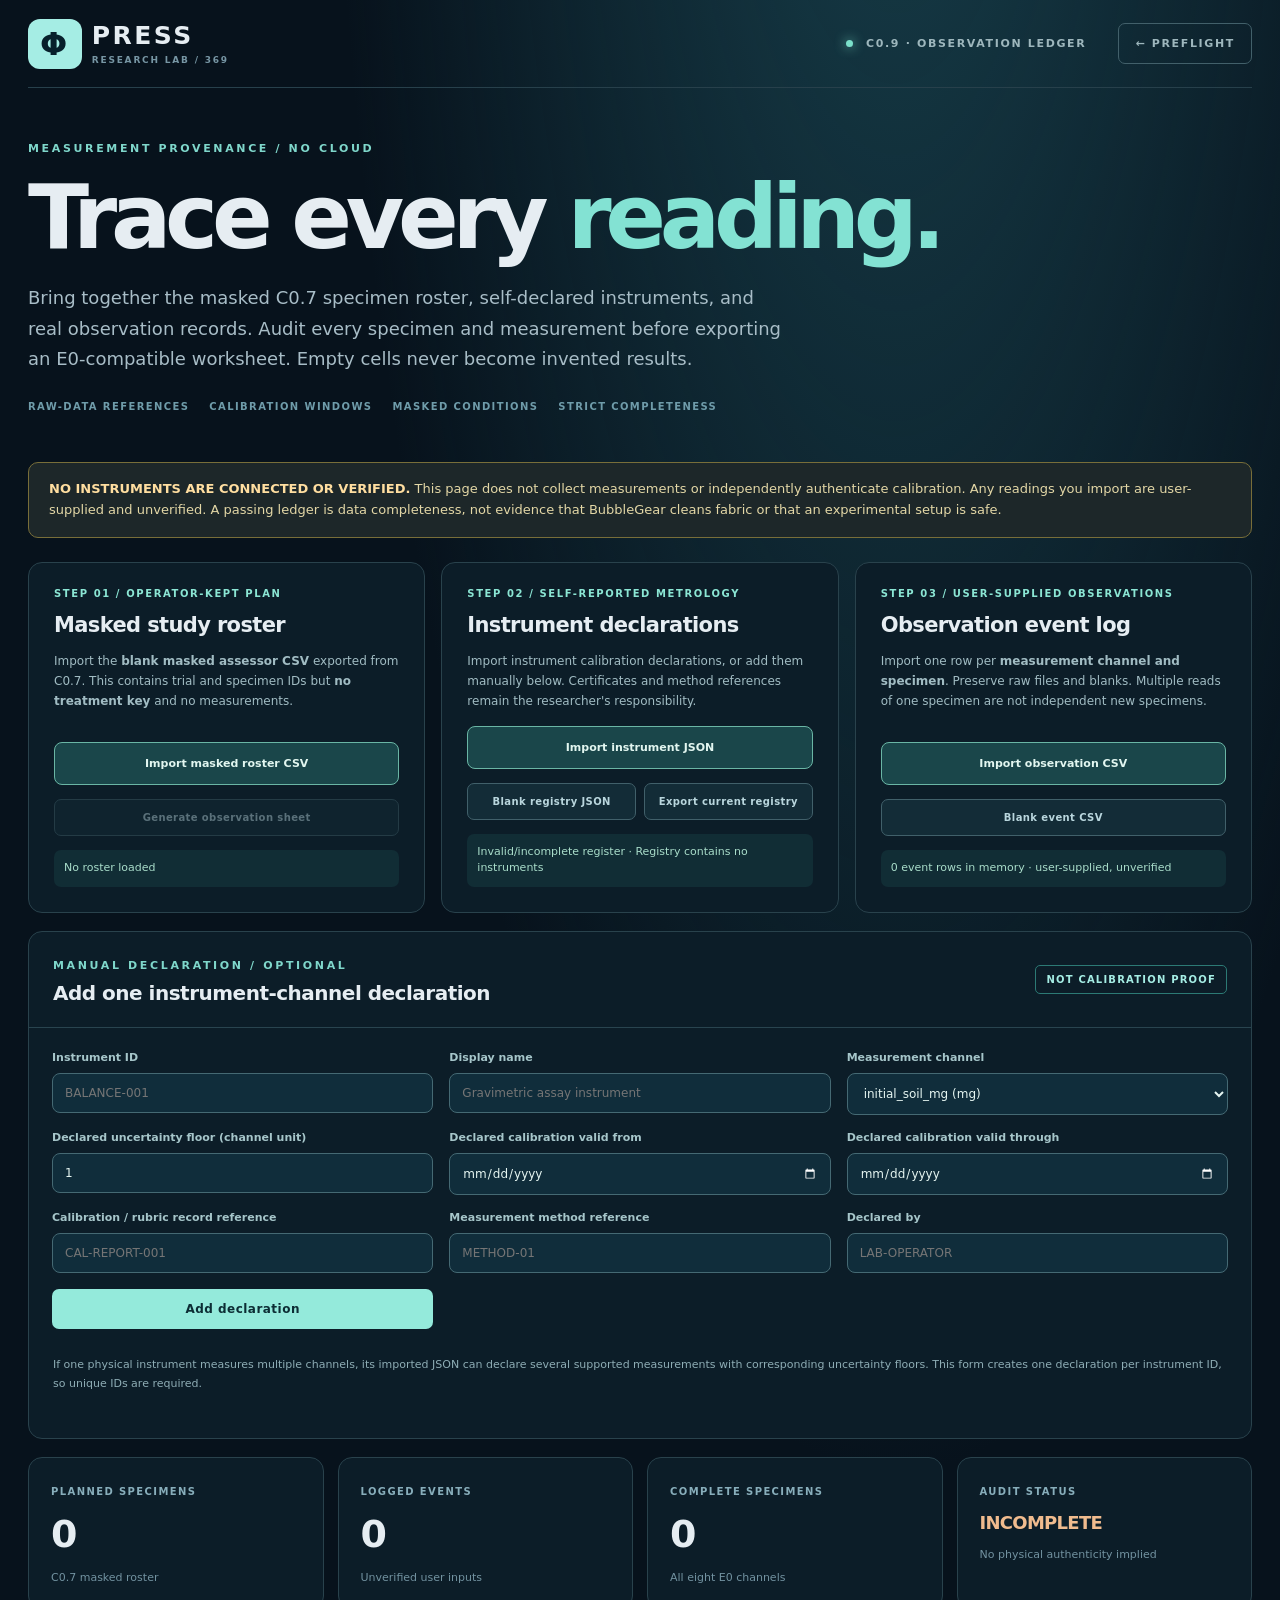
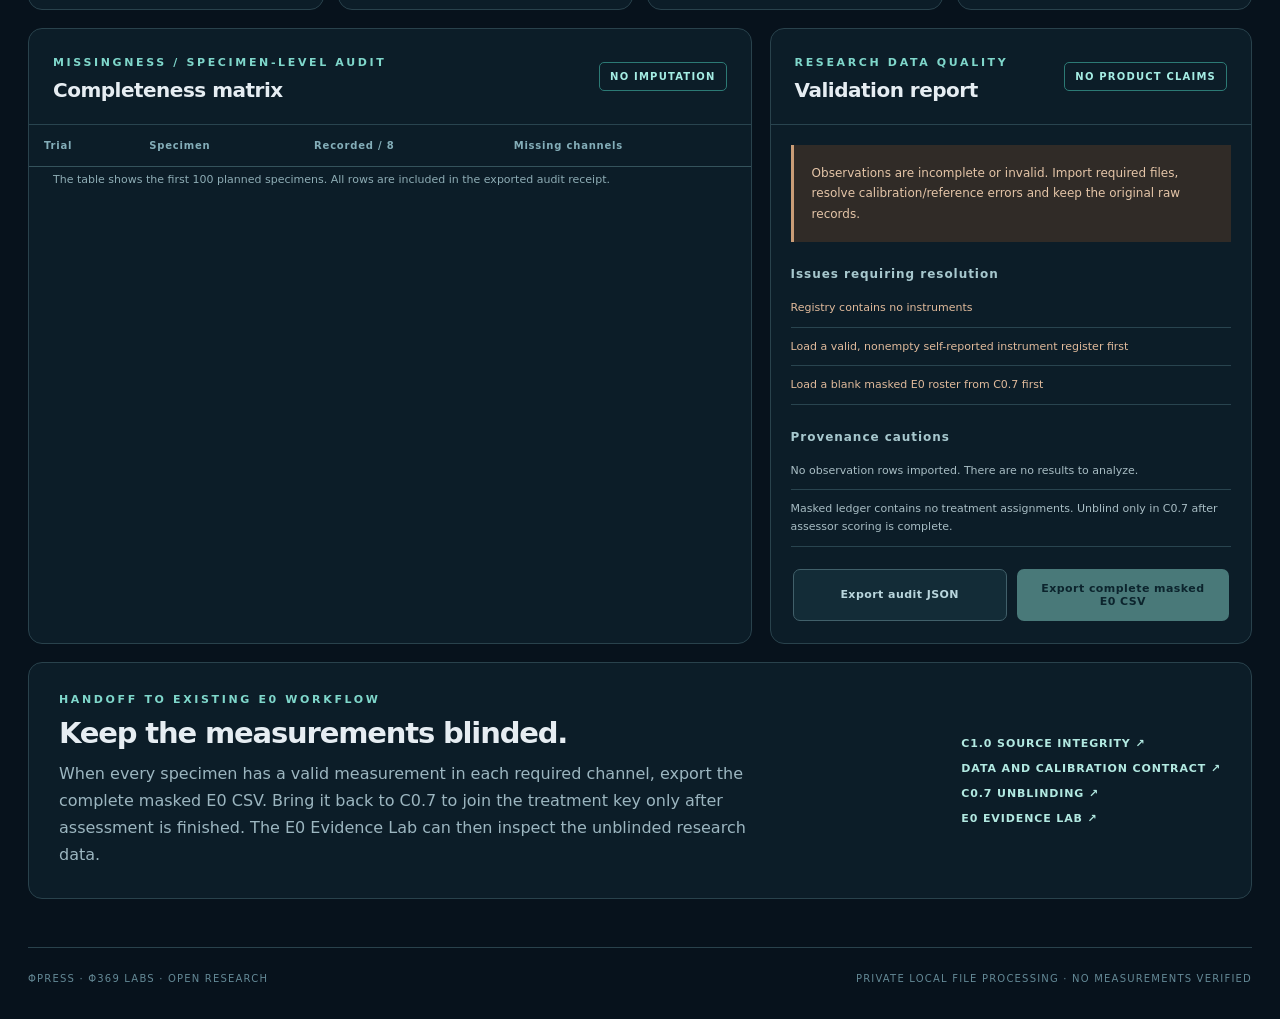
<file: observations.html>
<!doctype html>
<html lang="en"><head>
<meta charset="UTF-8"><meta name="viewport" content="width=device-width,initial-scale=1">
<meta name="theme-color" content="#07151e">
<meta name="description" content="ΦPRESS C0.9 local observation ledger, self-reported calibration registry, and masked E0 data completeness audit.">
<title>ΦPRESS C0.9 | Measurement Ledger</title>
<link rel="stylesheet" href="./assets/style.css"><link rel="stylesheet" href="./assets/observations.css">
</head><body><div class="shell">
<header class="topbar">
<a class="brand" href="./"><span class="mark">Φ</span><span>PRESS<small>RESEARCH LAB / 369</small></span></a>
<span class="build"><span class="pulse"></span> C0.9 · OBSERVATION LEDGER</span>
<a class="repo" href="./preflight.html">← PREFLIGHT</a>
</header><main>
<section class="hero"><div class="eyebrow">MEASUREMENT PROVENANCE / NO CLOUD</div>
<h1>Trace every <span>reading.</span></h1>
<p>Bring together the masked C0.7 specimen roster, self-declared instruments, and real observation records. Audit every specimen and measurement before exporting an E0-compatible worksheet. Empty cells never become invented results.</p>
<div class="hero-tags"><span>RAW-DATA REFERENCES</span><span>CALIBRATION WINDOWS</span><span>MASKED CONDITIONS</span><span>STRICT COMPLETENESS</span></div>
</section>
<div class="disclaimer"><strong>NO INSTRUMENTS ARE CONNECTED OR VERIFIED.</strong> This page does not collect measurements or independently authenticate calibration. Any readings you import are user-supplied and unverified. A passing ledger is data completeness, not evidence that BubbleGear cleans fabric or that an experimental setup is safe.</div>
<section class="workflow-grid">
<article class="panel workflow-card">
<div class="step-label">STEP 01 / OPERATOR-KEPT PLAN</div><h2>Masked study roster</h2>
<p>Import the <strong>blank masked assessor CSV</strong> exported from C0.7. This contains trial and specimen IDs but <strong>no treatment key</strong> and no measurements.</p>
<label class="file-picker" for="roster-file">Import masked roster CSV<input id="roster-file" type="file" accept=".csv,text/csv"></label>
<div class="action-line"><button class="secondary" id="blank-events" type="button" disabled>Generate observation sheet</button></div>
<div class="receipt-state" id="roster-state">No roster loaded</div>
</article>
<article class="panel workflow-card">
<div class="step-label">STEP 02 / SELF-REPORTED METROLOGY</div><h2>Instrument declarations</h2>
<p>Import instrument calibration declarations, or add them manually below. Certificates and method references remain the researcher's responsibility.</p>
<label class="file-picker" for="registry-file">Import instrument JSON<input id="registry-file" type="file" accept=".json,application/json"></label>
<div class="action-line"><button class="secondary" id="blank-registry" type="button">Blank registry JSON</button><button class="secondary" id="export-registry" type="button">Export current registry</button></div>
<div class="receipt-state" id="registry-state">No valid instruments declared</div>
</article>
<article class="panel workflow-card">
<div class="step-label">STEP 03 / USER-SUPPLIED OBSERVATIONS</div><h2>Observation event log</h2>
<p>Import one row per <strong>measurement channel and specimen</strong>. Preserve raw files and blanks. Multiple reads of one specimen are not independent new specimens.</p>
<label class="file-picker" for="events-file">Import observation CSV<input id="events-file" type="file" accept=".csv,text/csv"></label>
<div class="action-line"><button class="secondary" id="blank-log" type="button">Blank event CSV</button></div>
<div class="receipt-state" id="events-state">No observations imported</div>
</article>
</section>
<section class="panel instrument-panel">
<div class="panelhead"><div><span class="overline">MANUAL DECLARATION / OPTIONAL</span><h2>Add one instrument-channel declaration</h2></div><span class="code">NOT CALIBRATION PROOF</span></div>
<form id="instrument-form" class="instrument-form">
<div><label for="instrument-id">Instrument ID</label><input id="instrument-id" placeholder="BALANCE-001" autocomplete="off" required maxlength="100"></div>
<div><label for="instrument-name">Display name</label><input id="instrument-name" placeholder="Gravimetric assay instrument" autocomplete="off" required></div>
<div><label for="instrument-measure">Measurement channel</label><select id="instrument-measure"></select></div>
<div><label for="instrument-floor">Declared uncertainty floor (channel unit)</label><input id="instrument-floor" type="number" min="0" step="any" value="1" required></div>
<div><label for="instrument-from">Declared calibration valid from</label><input id="instrument-from" type="date" required></div>
<div><label for="instrument-through">Declared calibration valid through</label><input id="instrument-through" type="date" required></div>
<div><label for="instrument-calref">Calibration / rubric record reference</label><input id="instrument-calref" placeholder="CAL-REPORT-001" maxlength="120" required></div>
<div><label for="instrument-method">Measurement method reference</label><input id="instrument-method" placeholder="METHOD-01" maxlength="120" required></div>
<div><label for="instrument-operator">Declared by</label><input id="instrument-operator" placeholder="LAB-OPERATOR" maxlength="120" required></div>
<div class="add-action"><button type="submit" class="primary">Add declaration</button></div>
</form>
<p id="builder-error" class="builder-error" role="alert" hidden></p>
<p class="small-note">If one physical instrument measures multiple channels, its imported JSON can declare several supported measurements with corresponding uncertainty floors. This form creates one declaration per instrument ID, so unique IDs are required.</p>
<div id="instrument-inventory" class="inventory"></div>
</section>
<section class="ledger-metrics">
<div class="metric panel"><span>PLANNED SPECIMENS</span><strong id="count-planned">0</strong><small>C0.7 masked roster</small></div>
<div class="metric panel"><span>LOGGED EVENTS</span><strong id="count-events">0</strong><small>Unverified user inputs</small></div>
<div class="metric panel"><span>COMPLETE SPECIMENS</span><strong id="count-complete">0</strong><small>All eight E0 channels</small></div>
<div class="metric panel"><span>AUDIT STATUS</span><strong class="metric-status" id="audit-status">INCOMPLETE</strong><small>No physical authenticity implied</small></div>
</section>
<section class="audit-grid">
<div class="panel coverage-panel">
<div class="panelhead"><div><span class="overline">MISSINGNESS / SPECIMEN-LEVEL AUDIT</span><h2>Completeness matrix</h2></div><span class="code">NO IMPUTATION</span></div>
<div class="table-scroll"><table><thead><tr><th>Trial</th><th>Specimen</th><th>Recorded / 8</th><th>Missing channels</th></tr></thead><tbody id="coverage-body"></tbody></table></div>
<p class="small-note">The table shows the first 100 planned specimens. All rows are included in the exported audit receipt.</p>
</div>
<div class="panel audit-panel">
<div class="panelhead"><div><span class="overline">RESEARCH DATA QUALITY</span><h2>Validation report</h2></div><span class="code">NO PRODUCT CLAIMS</span></div>
<div class="audit-answer" id="audit-answer">Import a masked roster, an instrument register, and observation records to begin.</div>
<h3>Issues requiring resolution</h3><ul id="audit-errors" class="audit-list"></ul>
<h3>Provenance cautions</h3><ul id="audit-warnings" class="audit-list warning"></ul>
<div class="export-actions">
<button class="secondary" id="export-audit" type="button">Export audit JSON</button>
<button class="primary" id="export-masked" type="button" disabled>Export complete masked E0 CSV</button>
</div>
</div>
</section>
<section class="next panel"><div><div class="overline">HANDOFF TO EXISTING E0 WORKFLOW</div><h2>Keep the measurements blinded.</h2>
<p>When every specimen has a valid measurement in each required channel, export the complete masked E0 CSV. Bring it back to C0.7 to join the treatment key only after assessment is finished. The E0 Evidence Lab can then inspect the unblinded research data.</p></div><div class="nextlinks"><a href="./integrity.html">C1.0 SOURCE INTEGRITY ↗</a><a href="./docs/measurement-ledger-c0-9.md">DATA AND CALIBRATION CONTRACT ↗</a><a href="./study.html">C0.7 UNBLINDING ↗</a><a href="./evidence.html">E0 EVIDENCE LAB ↗</a></div></section>
</main><footer><span>ΦPRESS · Φ369 LABS · OPEN RESEARCH</span><span>PRIVATE LOCAL FILE PROCESSING · NO MEASUREMENTS VERIFIED</span></footer></div>
<script type="module" src="./assets/observations.js"></script>
</body></html>
</file>
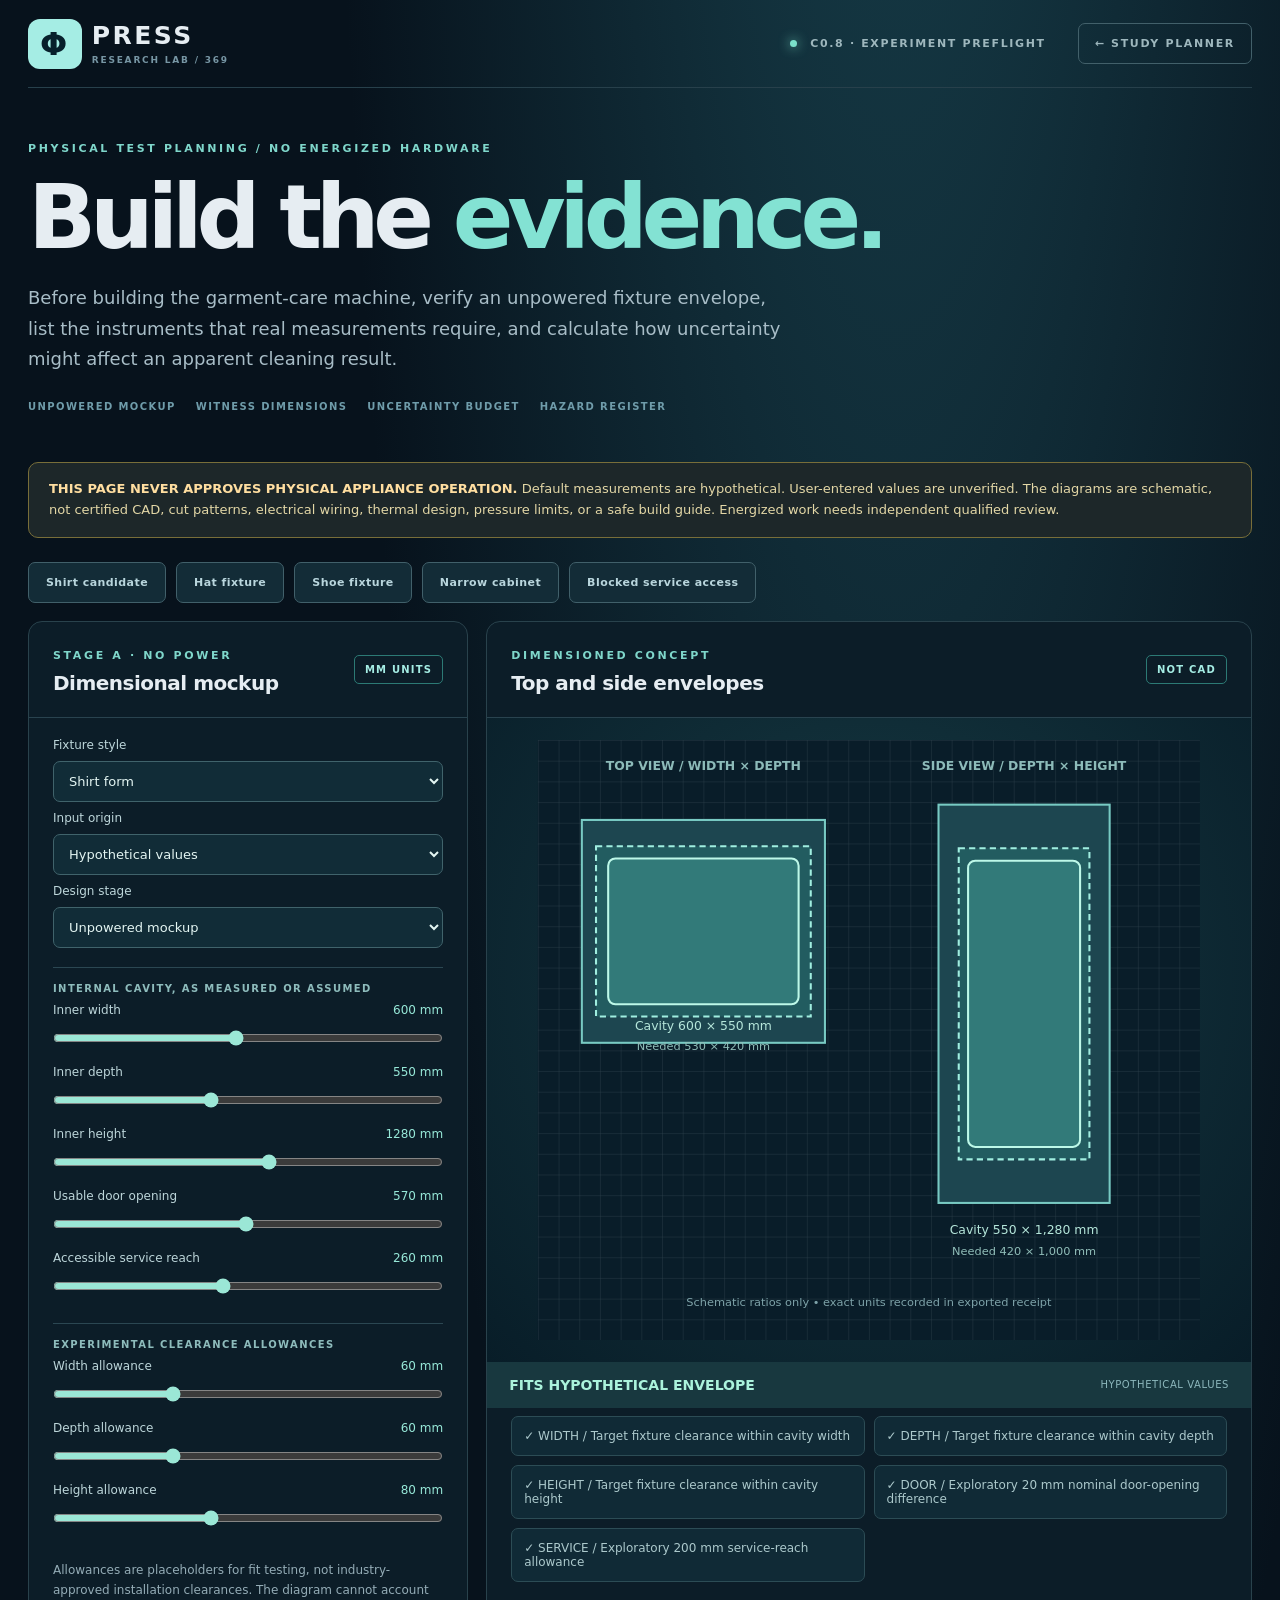
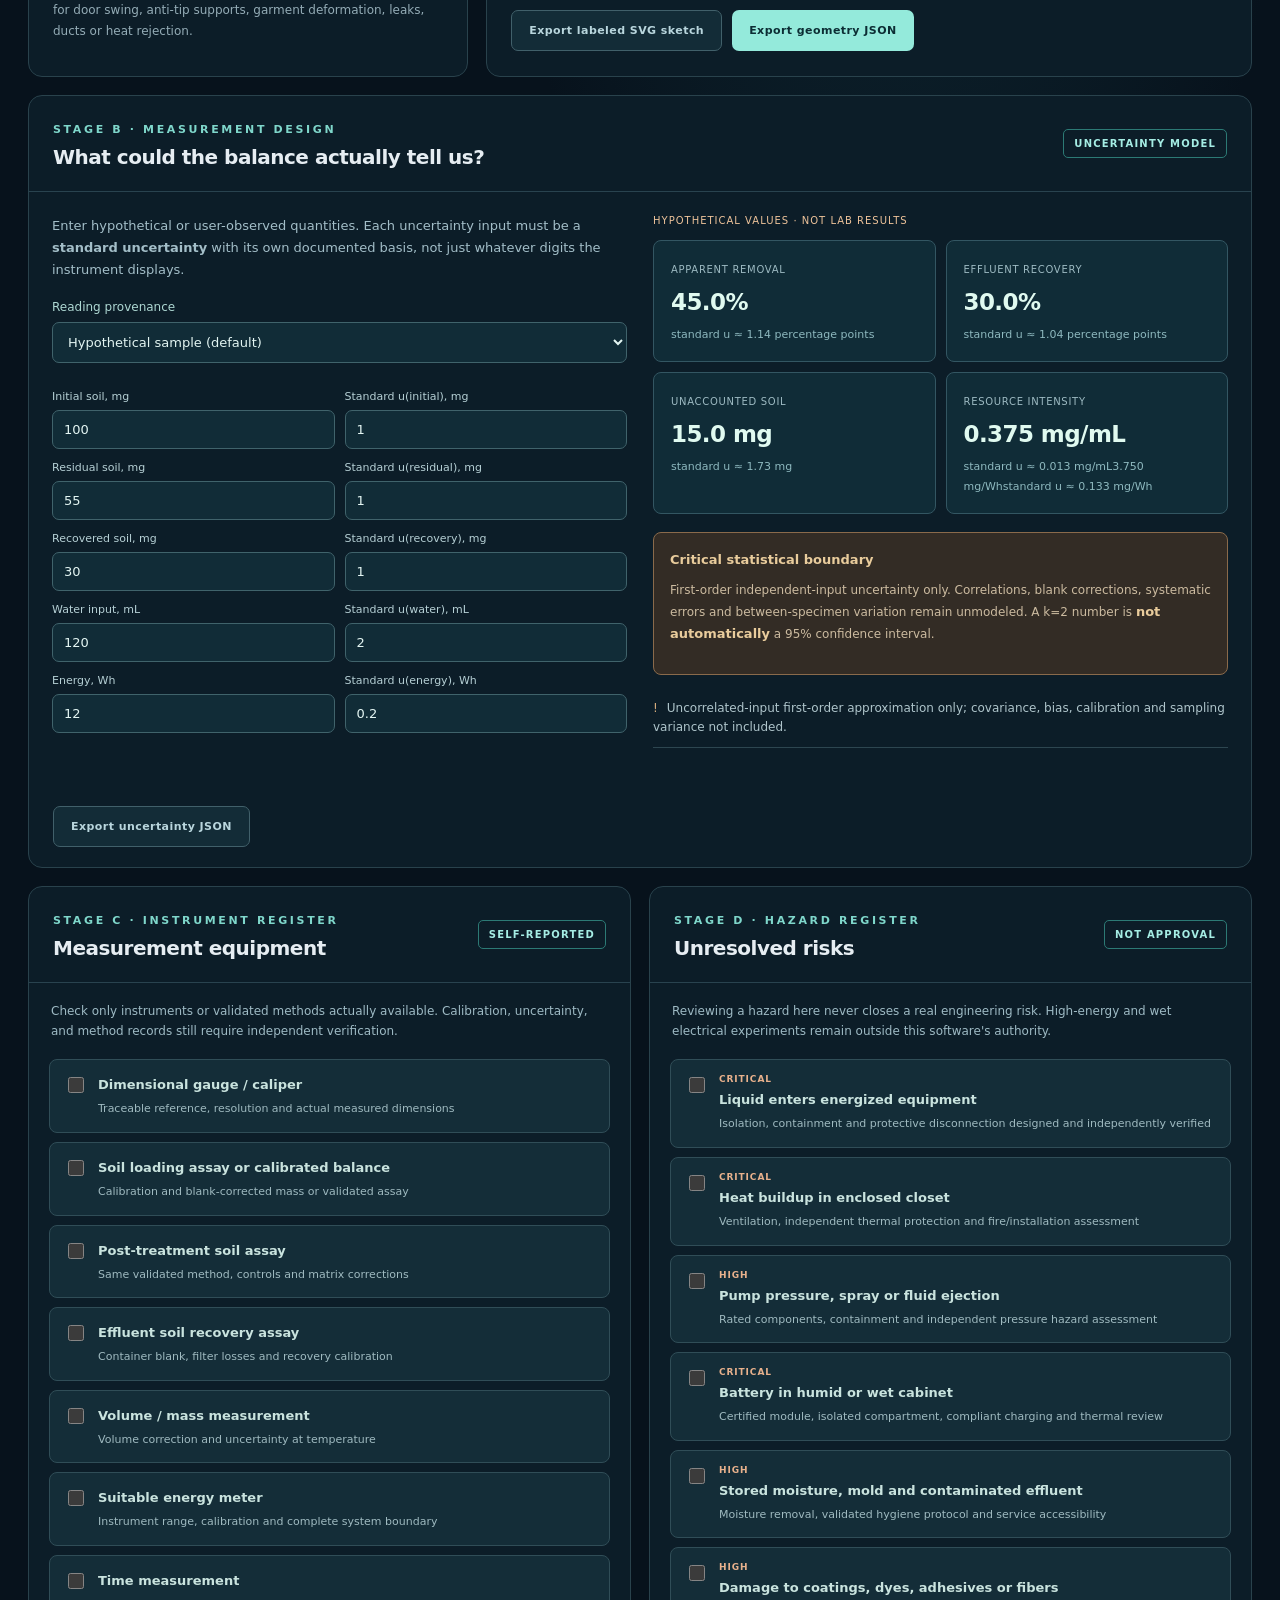
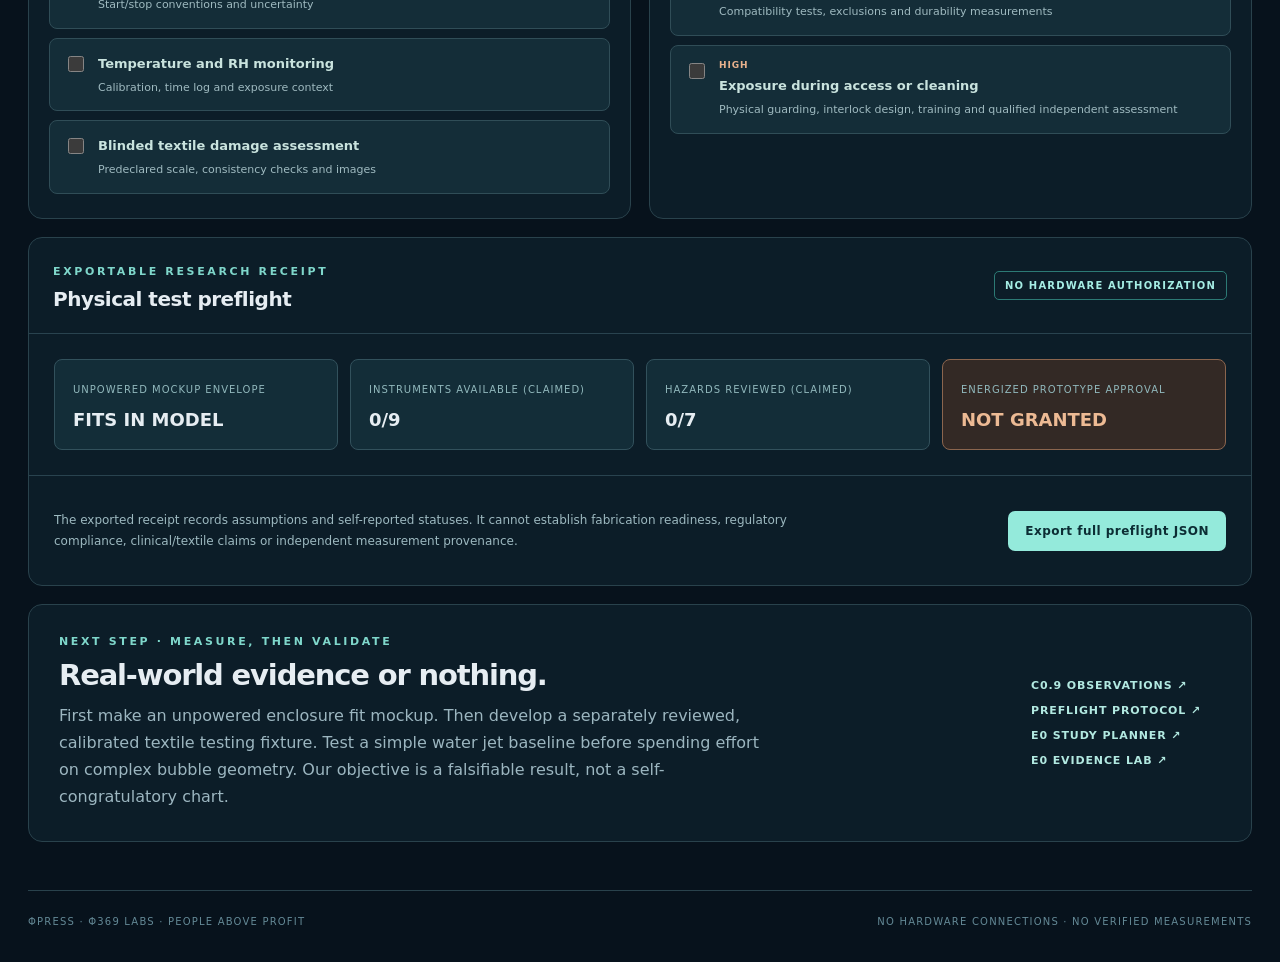
<file: preflight.html>
<!doctype html>
<html lang="en">
<head>
<meta charset="UTF-8"><meta name="viewport" content="width=device-width, initial-scale=1">
<meta name="theme-color" content="#08141e">
<meta name="description" content="ΦPRESS C0.8: non-powered fixture mockup clearance study, measurement uncertainty budget, and experiment instrumentation preflight.">
<title>ΦPRESS C0.8 | Physical Experiment Preflight</title>
<link rel="stylesheet" href="./assets/style.css">
<link rel="stylesheet" href="./assets/preflight.css">
</head>
<body>
<div class="shell">
<header class="topbar">
<a class="brand" href="./"><span class="mark">Φ</span><span>PRESS<small>RESEARCH LAB / 369</small></span></a>
<span class="build"><span class="pulse"></span> C0.8 · EXPERIMENT PREFLIGHT</span>
<a class="repo" href="./study.html">← STUDY PLANNER</a>
</header>
<main>
<section class="hero prep-hero">
<div class="eyebrow">PHYSICAL TEST PLANNING / NO ENERGIZED HARDWARE</div>
<h1>Build the <span>evidence.</span></h1>
<p>Before building the garment-care machine, verify an unpowered fixture envelope, list the instruments that real measurements require, and calculate how uncertainty might affect an apparent cleaning result.</p>
<div class="hero-tags"><span>UNPOWERED MOCKUP</span><span>WITNESS DIMENSIONS</span><span>UNCERTAINTY BUDGET</span><span>HAZARD REGISTER</span></div>
</section>
<div class="disclaimer"><strong>THIS PAGE NEVER APPROVES PHYSICAL APPLIANCE OPERATION.</strong> Default measurements are hypothetical. User-entered values are unverified. The diagrams are schematic, not certified CAD, cut patterns, electrical wiring, thermal design, pressure limits, or a safe build guide. Energized work needs independent qualified review.</div>
<section class="preset-bar" aria-label="Mockup study examples">
<button type="button" class="secondary" data-preset="shirt">Shirt candidate</button>
<button type="button" class="secondary" data-preset="hat">Hat fixture</button>
<button type="button" class="secondary" data-preset="shoe">Shoe fixture</button>
<button type="button" class="secondary" data-preset="narrow">Narrow cabinet</button>
<button type="button" class="secondary" data-preset="blocked">Blocked service access</button>
</section>
<section class="preflight-grid">
<div class="panel design-panel">
<div class="panelhead"><div><span class="overline">STAGE A · NO POWER</span><h2>Dimensional mockup</h2></div><span class="code">MM UNITS</span></div>
<div class="inputs">
<label for="fixture">Fixture style</label>
<select id="fixture"><option value="shirt">Shirt form</option><option value="hat">Hat cradle</option><option value="shoe">Shoe rack</option></select>
<label for="measurementsSource">Input origin</label>
<select id="measurementsSource"><option value="hypothetical">Hypothetical values</option><option value="user-entered-unverified">User-entered, unverified</option></select>
<label for="stage">Design stage</label>
<select id="stage"><option value="unpowered">Unpowered mockup</option><option value="future-powered">Future powered concept (never authorized here)</option></select>
<div class="subdivider">INTERNAL CAVITY, AS MEASURED OR ASSUMED</div>
<label for="cavityWidthMm">Inner width <output id="cavityWidthMm-out">600 mm</output></label><input id="cavityWidthMm" type="range" min="250" max="1000" step="10" value="600">
<label for="cavityDepthMm">Inner depth <output id="cavityDepthMm-out">550 mm</output></label><input id="cavityDepthMm" type="range" min="250" max="1000" step="10" value="550">
<label for="cavityHeightMm">Inner height <output id="cavityHeightMm-out">1280 mm</output></label><input id="cavityHeightMm" type="range" min="500" max="1900" step="20" value="1280">
<label for="doorOpeningWidthMm">Usable door opening <output id="doorOpeningWidthMm-out">570 mm</output></label><input id="doorOpeningWidthMm" type="range" min="200" max="950" step="10" value="570">
<label for="serviceReachMm">Accessible service reach <output id="serviceReachMm-out">260 mm</output></label><input id="serviceReachMm" type="range" min="0" max="600" step="10" value="260">
<div class="subdivider">EXPERIMENTAL CLEARANCE ALLOWANCES</div>
<label for="widthAllowanceMm">Width allowance <output id="widthAllowanceMm-out">60 mm</output></label><input id="widthAllowanceMm" type="range" min="0" max="200" step="10" value="60">
<label for="depthAllowanceMm">Depth allowance <output id="depthAllowanceMm-out">60 mm</output></label><input id="depthAllowanceMm" type="range" min="0" max="200" step="10" value="60">
<label for="heightAllowanceMm">Height allowance <output id="heightAllowanceMm-out">80 mm</output></label><input id="heightAllowanceMm" type="range" min="0" max="200" step="10" value="80">
<p class="note">Allowances are placeholders for fit testing, not industry-approved installation clearances. The diagram cannot account for door swing, anti-tip supports, garment deformation, leaks, ducts or heat rejection.</p>
</div>
</div>
<div class="panel geometry-panel">
<div class="panelhead"><div><span class="overline">DIMENSIONED CONCEPT</span><h2>Top and side envelopes</h2></div><span class="code">NOT CAD</span></div>
<div class="diagram">
<svg id="geometry-svg" viewBox="0 0 640 580" role="img" aria-label="Scaled top and side fixture envelopes with cavity and allowance dimensions; measurements and materials are hypothetical or user-entered, not fabrication-ready.">
<defs><pattern id="grid-p" width="20" height="20" patternUnits="userSpaceOnUse"><path d="M 20 0 L 0 0 0 20" stroke="#31444e" stroke-width=".7" fill="none"/></pattern></defs>
<rect x="0" y="0" width="640" height="580" fill="#091d29"/><rect x="0" y="0" width="640" height="580" fill="url(#grid-p)"/>
<text x="160" y="29" fill="#8dbbb9" font-size="12" font-weight="bold" text-anchor="middle">TOP VIEW / WIDTH × DEPTH</text>
<rect id="top-cavity" x="70" y="55" width="200" height="200" fill="#1d4650" stroke="#78cac3" stroke-width="2"/>
<rect id="top-envelope" x="80" y="65" width="180" height="180" fill="#2b7d7966" stroke="#a0eee0" stroke-width="2" stroke-dasharray="6 4"/>
<rect id="top-fixture" x="95" y="80" width="150" height="150" rx="7" fill="#5ec9bd44" stroke="#bdf8e8" stroke-width="2"/>
<text id="top-text" x="160" y="280" fill="#b5e6da" font-size="12" text-anchor="middle">Cavity 600 × 550 mm</text>
<text id="top-require" x="160" y="300" fill="#90bdb8" font-size="11" text-anchor="middle">Required 530 × 420 mm</text>
<text x="470" y="29" fill="#8dbbb9" font-size="12" font-weight="bold" text-anchor="middle">SIDE VIEW / DEPTH × HEIGHT</text>
<rect id="side-cavity" x="372" y="65" width="200" height="385" fill="#1d4650" stroke="#78cac3" stroke-width="2"/>
<rect id="side-envelope" x="380" y="80" width="180" height="360" fill="#2b7d7966" stroke="#a0eee0" stroke-width="2" stroke-dasharray="6 4"/>
<rect id="side-fixture" x="399" y="120" width="142" height="285" rx="7" fill="#5ec9bd44" stroke="#bdf8e8" stroke-width="2"/>
<text id="side-text" x="470" y="478" fill="#b5e6da" font-size="12" text-anchor="middle">Cavity 550 × 1280 mm</text>
<text id="side-require" x="470" y="498" fill="#90bdb8" font-size="11" text-anchor="middle">Required 420 × 1000 mm</text>
<text x="320" y="547" text-anchor="middle" fill="#7ea3a9" font-size="11">Schematic ratios only • exact units recorded in exported receipt</text>
</svg>
</div>
<div class="status-line"><strong id="geometry-status">FITS HYPOTHETICAL ENVELOPE</strong><span id="geometry-origin">HYPOTHETICAL VALUES</span></div>
<div class="margin-list" id="geometry-checks"></div>
<div class="diagram-actions"><button id="export-svg" type="button" class="secondary">Export labeled SVG sketch</button><button id="export-mockup" type="button" class="primary">Export geometry JSON</button></div>
</div>
</section>
<section class="panel measurement-panel">
<div class="panelhead"><div><span class="overline">STAGE B · MEASUREMENT DESIGN</span><h2>What could the balance actually tell us?</h2></div><span class="code">UNCERTAINTY MODEL</span></div>
<div class="measurement-grid">
<div class="reading-inputs">
<p>Enter hypothetical or user-observed quantities. Each uncertainty input must be a <strong>standard uncertainty</strong> with its own documented basis, not just whatever digits the instrument displays.</p>
<label for="reading-source">Reading provenance</label><select id="reading-source"><option value="hypothetical">Hypothetical sample (default)</option><option value="user-entered-unverified">User-entered, unverified</option></select>
<div class="reading-pair"><label>Initial soil, mg<input id="initialSoilMg" type="number" min="0.001" max="1000000" step="any" value="100"></label><label>Standard u(initial), mg<input id="uInitialMg" type="number" min="0" max="1000000" step="any" value="1"></label></div>
<div class="reading-pair"><label>Residual soil, mg<input id="residualSoilMg" type="number" min="0" max="1000000" step="any" value="55"></label><label>Standard u(residual), mg<input id="uResidualMg" type="number" min="0" max="1000000" step="any" value="1"></label></div>
<div class="reading-pair"><label>Recovered soil, mg<input id="recoveredSoilMg" type="number" min="0" max="1000000" step="any" value="30"></label><label>Standard u(recovery), mg<input id="uRecoveredMg" type="number" min="0" max="1000000" step="any" value="1"></label></div>
<div class="reading-pair"><label>Water input, mL<input id="waterMl" type="number" min="0" max="1000000" step="any" value="120"></label><label>Standard u(water), mL<input id="uWaterMl" type="number" min="0" max="1000000" step="any" value="2"></label></div>
<div class="reading-pair"><label>Energy, Wh<input id="energyWh" type="number" min="0" max="1000000" step="any" value="12"></label><label>Standard u(energy), Wh<input id="uEnergyWh" type="number" min="0" max="1000000" step="any" value="0.2"></label></div>
<p class="input-error" id="input-error" role="alert" hidden></p>
</div>
<div class="reading-results">
<div class="result-origin" id="budget-origin">HYPOTHETICAL INPUTS · NOT LAB RESULTS</div>
<div class="result-grid">
<div><span>APPARENT REMOVAL</span><strong id="removal">45.0%</strong><small id="removal-u">u ≈ 1.14 percentage points</small></div>
<div><span>EFFLUENT RECOVERY</span><strong id="recovery">30.0%</strong><small id="recovery-u">u ≈ 1.04 percentage points</small></div>
<div><span>UNACCOUNTED SOIL</span><strong id="unaccounted">15 mg</strong><small id="unaccounted-u">u ≈ 1.73 mg</small></div>
<div><span>RESOURCE INTENSITY</span><strong id="water-eff">0.375 mg/mL</strong><small id="water-eff-u">u ≈ — mg/mL</small><small id="energy-eff">3.75 mg/Wh</small><small id="energy-eff-u">u ≈ — mg/Wh</small></div>
</div>
<div class="warning-panel"><strong>Critical statistical boundary</strong><p>First-order independent-input uncertainty only. Correlations, blank corrections, systematic errors and between-specimen variation remain unmodeled. A k=2 number is <strong>not automatically</strong> a 95% confidence interval.</p></div>
<ul id="budget-warnings" class="budget-warnings"></ul>
</div>
</div>
<div class="diagram-actions"><button id="export-budget" type="button" class="secondary">Export uncertainty JSON</button></div>
</section>
<section class="preflight-grid lower">
<div class="panel instrument-panel">
<div class="panelhead"><div><span class="overline">STAGE C · INSTRUMENT REGISTER</span><h2>Measurement equipment</h2></div><span class="code">SELF-REPORTED</span></div>
<p class="section-intro">Check only instruments or validated methods actually available. Calibration, uncertainty, and method records still require independent verification.</p>
<div class="check-rows" id="instrument-list"></div>
</div>
<div class="panel hazard-panel">
<div class="panelhead"><div><span class="overline">STAGE D · HAZARD REGISTER</span><h2>Unresolved risks</h2></div><span class="code">NOT APPROVAL</span></div>
<p class="section-intro">Reviewing a hazard here never closes a real engineering risk. High-energy and wet electrical experiments remain outside this software's authority.</p>
<div class="check-rows" id="hazard-list"></div>
</div>
</section>
<section class="panel summary-panel">
<div class="panelhead"><div><span class="overline">EXPORTABLE RESEARCH RECEIPT</span><h2>Physical test preflight</h2></div><span class="code">NO HARDWARE AUTHORIZATION</span></div>
<div class="summary-inside">
<div><span>UNPOWERED MOCKUP ENVELOPE</span><strong id="summary-fit">—</strong></div>
<div><span>INSTRUMENTS AVAILABLE (CLAIMED)</span><strong id="summary-instruments">0/9</strong></div>
<div><span>HAZARDS REVIEWED (CLAIMED)</span><strong id="summary-hazards">0/7</strong></div>
<div class="rejection"><span>ENERGIZED PROTOTYPE APPROVAL</span><strong>NOT GRANTED</strong></div>
</div>
<div class="receipt-bottom"><p>The exported receipt records assumptions and self-reported statuses. It cannot establish fabrication readiness, regulatory compliance, clinical/textile claims or independent measurement provenance.</p><button id="export-receipt" type="button" class="primary">Export full preflight JSON</button></div>
</section>
<section class="next panel"><div><div class="overline">NEXT STEP · MEASURE, THEN VALIDATE</div><h2>Real-world evidence or nothing.</h2><p>First make an unpowered enclosure fit mockup. Then develop a separately reviewed, calibrated textile testing fixture. Test a simple water jet baseline before spending effort on complex bubble geometry. Our objective is a falsifiable result, not a self-congratulatory chart.</p></div><div class="nextlinks"><a href="./observations.html">C0.9 OBSERVATIONS ↗</a><a href="./docs/physical-preflight-c0-8.md">PREFLIGHT PROTOCOL ↗</a><a href="./study.html">E0 STUDY PLANNER ↗</a><a href="./evidence.html">E0 EVIDENCE LAB ↗</a></div></section>
</main>
<footer><span>ΦPRESS · Φ369 LABS · PEOPLE ABOVE PROFIT</span><span>NO HARDWARE CONNECTIONS · NO VERIFIED MEASUREMENTS</span></footer>
</div>
<script type="module" src="./assets/preflight.js"></script>
</body>
</html>
</file>
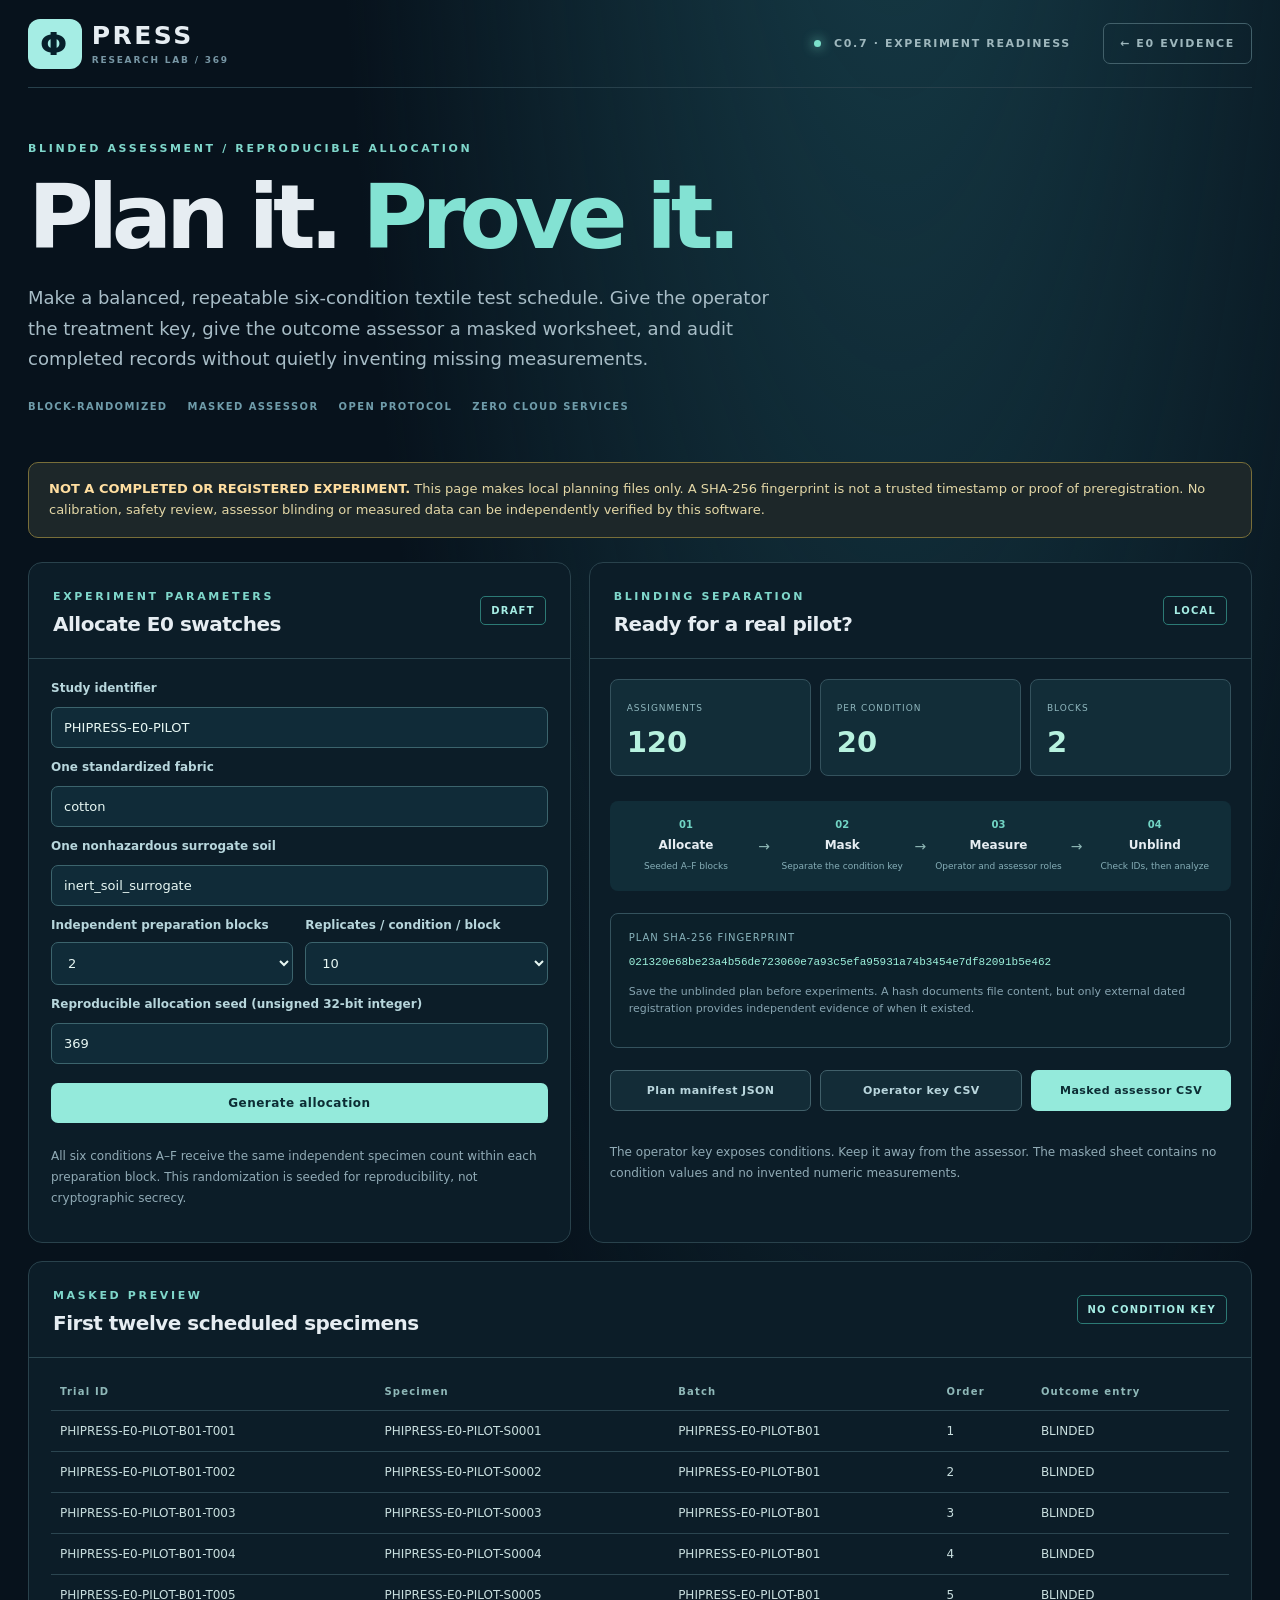
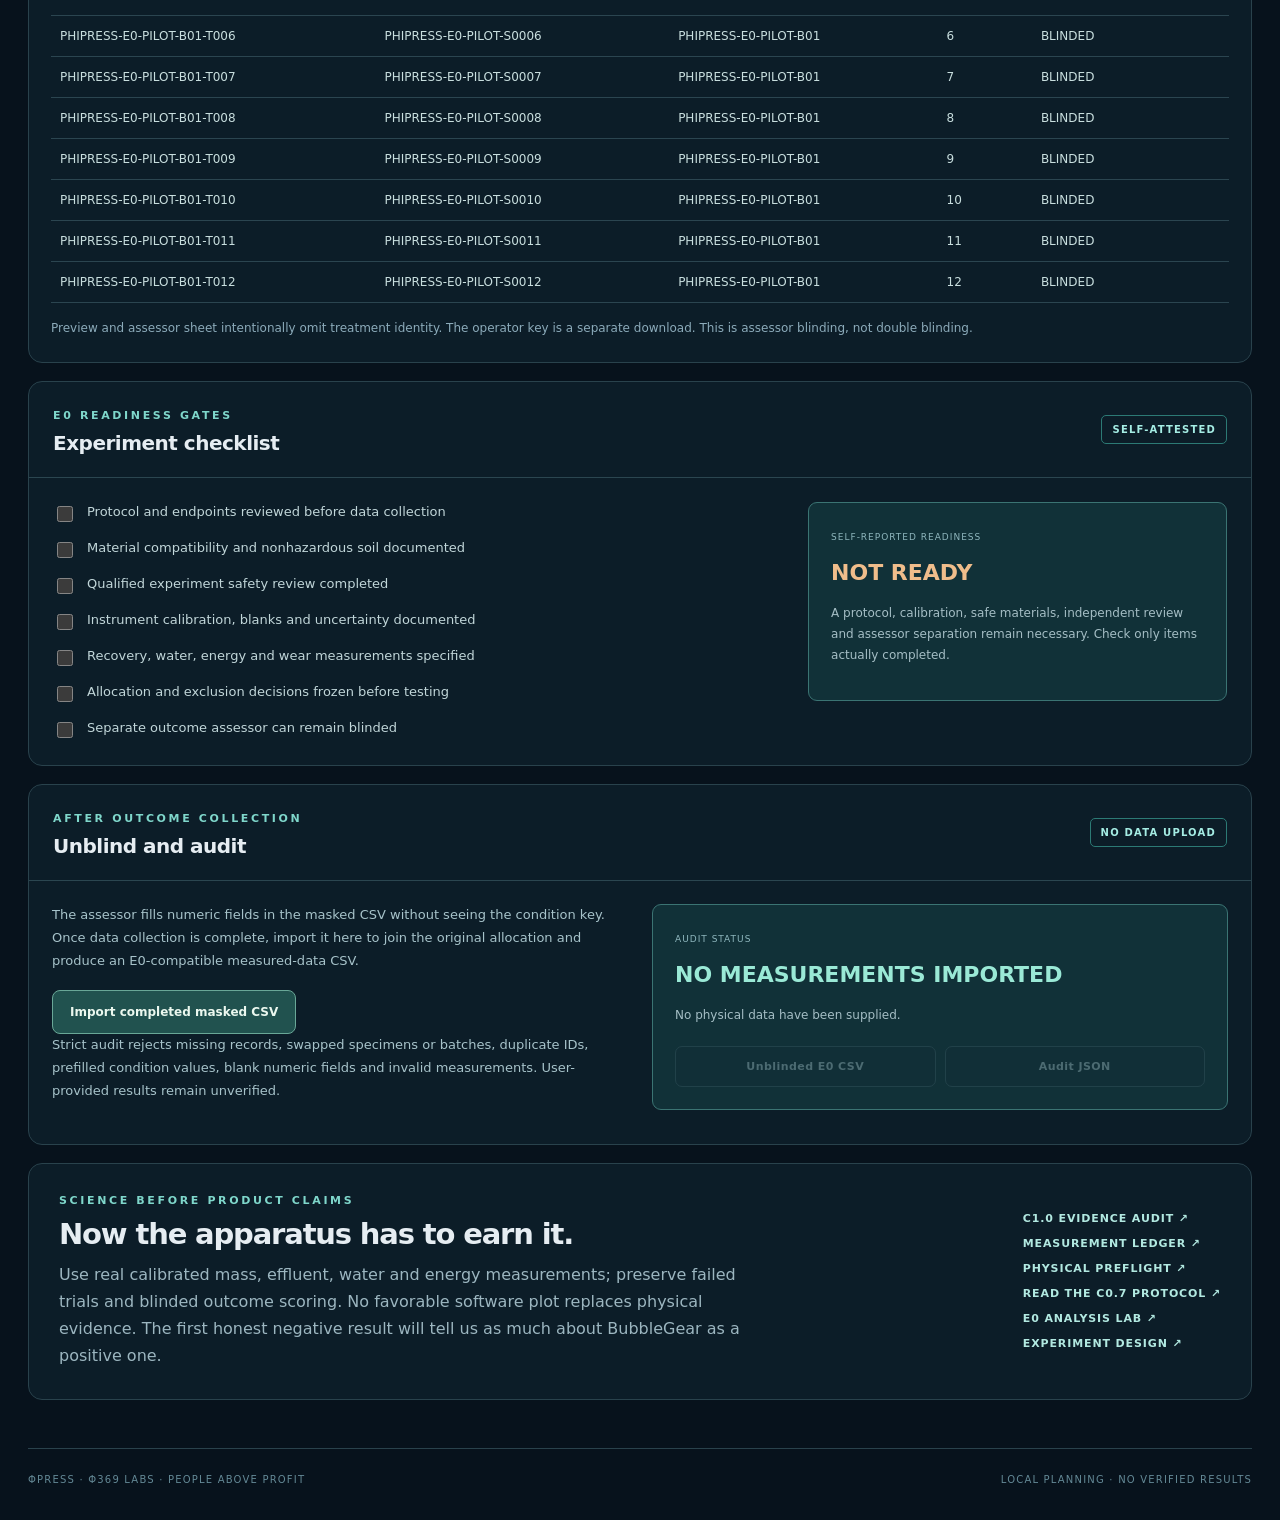
<file: study.html>
<!doctype html>
<html lang="en">
<head>
<meta charset="UTF-8"><meta name="viewport" content="width=device-width, initial-scale=1">
<meta name="theme-color" content="#08141e">
<meta name="description" content="ΦPRESS C0.7 E0 experiment readiness, balanced test allocation, masked assessment sheets and reproducible local unblinding.">
<title>ΦPRESS C0.7 | Experiment Readiness</title>
<link rel="stylesheet" href="./assets/style.css">
<link rel="stylesheet" href="./assets/study.css">
</head>
<body>
<div class="shell">
<header class="topbar">
<a class="brand" href="./"><span class="mark">Φ</span><span>PRESS<small>RESEARCH LAB / 369</small></span></a>
<span class="build"><span class="pulse"></span> C0.7 · EXPERIMENT READINESS</span>
<a class="repo" href="./evidence.html">← E0 EVIDENCE</a>
</header>
<main>
<section class="hero study-hero">
<div class="eyebrow">BLINDED ASSESSMENT / REPRODUCIBLE ALLOCATION</div>
<h1>Plan it. <span>Prove it.</span></h1>
<p>Make a balanced, repeatable six-condition textile test schedule. Give the operator the treatment key, give the outcome assessor a masked worksheet, and audit completed records without quietly inventing missing measurements.</p>
<div class="hero-tags"><span>BLOCK-RANDOMIZED</span><span>MASKED ASSESSOR</span><span>OPEN PROTOCOL</span><span>ZERO CLOUD SERVICES</span></div>
</section>
<div class="disclaimer"><strong>NOT A COMPLETED OR REGISTERED EXPERIMENT.</strong> This page makes local planning files only. A SHA-256 fingerprint is not a trusted timestamp or proof of preregistration. No calibration, safety review, assessor blinding or measured data can be independently verified by this software.</div>
<section class="study-grid">
<div class="panel setup-panel">
<div class="panelhead"><div><span class="overline">EXPERIMENT PARAMETERS</span><h2>Allocate E0 swatches</h2></div><span class="code">DRAFT</span></div>
<form id="study-form" class="study-form">
<label for="studyId">Study identifier</label><input id="studyId" maxlength="32" autocomplete="off" value="PHIPRESS-E0-PILOT" required>
<label for="fabric">One standardized fabric</label><input id="fabric" maxlength="64" autocomplete="off" value="cotton" required>
<label for="soil">One nonhazardous surrogate soil</label><input id="soil" maxlength="64" autocomplete="off" value="inert_soil_surrogate" required>
<div class="form-pair">
<div><label for="blocks">Independent preparation blocks</label><select id="blocks"><option>1</option><option selected>2</option><option>3</option><option>4</option><option>5</option></select></div>
<div><label for="replicates">Replicates / condition / block</label><select id="replicates"><option>3</option><option>5</option><option selected>10</option><option>15</option><option>20</option></select></div>
</div>
<label for="seed">Reproducible allocation seed (unsigned 32-bit integer)</label><input id="seed" type="number" min="0" max="4294967295" step="1" value="369" required>
<button class="primary" type="submit">Generate allocation</button>
<p class="field-note">All six conditions A–F receive the same independent specimen count within each preparation block. This randomization is seeded for reproducibility, not cryptographic secrecy.</p>
<p class="field-error" id="setup-error" role="alert" hidden></p>
</form>
</div>
<div class="panel plan-panel">
<div class="panelhead"><div><span class="overline">BLINDING SEPARATION</span><h2>Ready for a real pilot?</h2></div><span class="code">LOCAL</span></div>
<div class="counts">
<div><span>ASSIGNMENTS</span><strong id="total">—</strong></div>
<div><span>PER CONDITION</span><strong id="per-group">—</strong></div>
<div><span>BLOCKS</span><strong id="block-count">—</strong></div>
</div>
<div class="process-flow">
<div class="process-step"><span>01</span><strong>Allocate</strong><small>Seeded A–F blocks</small></div>
<div class="process-arrow">→</div>
<div class="process-step"><span>02</span><strong>Mask</strong><small>Separate the condition key</small></div>
<div class="process-arrow">→</div>
<div class="process-step"><span>03</span><strong>Measure</strong><small>Operator and assessor roles</small></div>
<div class="process-arrow">→</div>
<div class="process-step"><span>04</span><strong>Unblind</strong><small>Check IDs, then analyze</small></div>
</div>
<div class="fingerprint">
<span>PLAN SHA-256 FINGERPRINT</span><code id="fingerprint">Not generated</code>
<p>Save the unblinded plan before experiments. A hash documents file content, but only external dated registration provides independent evidence of when it existed.</p>
</div>
<div class="file-actions">
<button type="button" class="secondary" id="export-plan">Plan manifest JSON</button>
<button type="button" class="secondary" id="export-key">Operator key CSV</button>
<button type="button" class="primary" id="export-sheet">Masked assessor CSV</button>
</div>
<p class="field-note">The operator key exposes conditions. Keep it away from the assessor. The masked sheet contains no condition values and no invented numeric measurements.</p>
</div>
</section>
<section class="panel inspection-panel">
<div class="panelhead"><div><span class="overline">MASKED PREVIEW</span><h2>First twelve scheduled specimens</h2></div><span class="code">NO CONDITION KEY</span></div>
<div class="preview-scroll">
<table><thead><tr><th>Trial ID</th><th>Specimen</th><th>Batch</th><th>Order</th><th>Outcome entry</th></tr></thead><tbody id="preview"></tbody></table>
</div>
<p class="table-caption">Preview and assessor sheet intentionally omit treatment identity. The operator key is a separate download. This is assessor blinding, not double blinding.</p>
</section>
<section class="panel checklist-panel">
<div class="panelhead"><div><span class="overline">E0 READINESS GATES</span><h2>Experiment checklist</h2></div><span class="code">SELF-ATTESTED</span></div>
<div class="check-layout">
<div id="checklist" class="checklist"></div>
<div class="readiness-box">
<span>SELF-REPORTED READINESS</span>
<strong id="readiness-status">NOT READY</strong>
<p id="readiness-desc">Checks describe actions a real experiment team must perform. Selecting them does not verify that work occurred.</p>
</div>
</div>
</section>
<section class="panel import-panel">
<div class="panelhead"><div><span class="overline">AFTER OUTCOME COLLECTION</span><h2>Unblind and audit</h2></div><span class="code">NO DATA UPLOAD</span></div>
<div class="import-layout">
<div class="import-copy"><p>The assessor fills numeric fields in the masked CSV without seeing the condition key. Once data collection is complete, import it here to join the original allocation and produce an E0-compatible measured-data CSV.</p><label class="upload-label" for="measured-file">Import completed masked CSV<input type="file" id="measured-file" accept=".csv,text/csv"></label><p class="field-note">Strict audit rejects missing records, swapped specimens or batches, duplicate IDs, prefilled condition values, blank numeric fields and invalid measurements. User-provided results remain unverified.</p></div>
<div class="audit-box">
<span>AUDIT STATUS</span><strong id="audit-status">NO MEASUREMENTS IMPORTED</strong>
<p id="audit-detail">No physical data have been supplied.</p>
<div class="file-actions">
<button type="button" class="secondary" id="export-unblinded" disabled>Unblinded E0 CSV</button>
<button type="button" class="secondary" id="export-audit" disabled>Audit JSON</button>
</div>
</div>
</div>
</section>
<section class="next panel"><div><div class="overline">SCIENCE BEFORE PRODUCT CLAIMS</div><h2>Now the apparatus has to earn it.</h2><p>Use real calibrated mass, effluent, water and energy measurements; preserve failed trials and blinded outcome scoring. No favorable software plot replaces physical evidence. The first honest negative result will tell us as much about BubbleGear as a positive one.</p></div><div class="nextlinks"><a href="./integrity.html">C1.0 EVIDENCE AUDIT ↗</a><a href="./observations.html">MEASUREMENT LEDGER ↗</a><a href="./preflight.html">PHYSICAL PREFLIGHT ↗</a><a href="./docs/e0-study-readiness.md">READ THE C0.7 PROTOCOL ↗</a><a href="./evidence.html">E0 ANALYSIS LAB ↗</a><a href="./docs/experiment-plan.md">EXPERIMENT DESIGN ↗</a></div></section>
</main>
<footer><span>ΦPRESS · Φ369 LABS · PEOPLE ABOVE PROFIT</span><span>LOCAL PLANNING · NO VERIFIED RESULTS</span></footer>
</div>
<script type="module" src="./assets/study.js"></script>
</body></html>
</file>
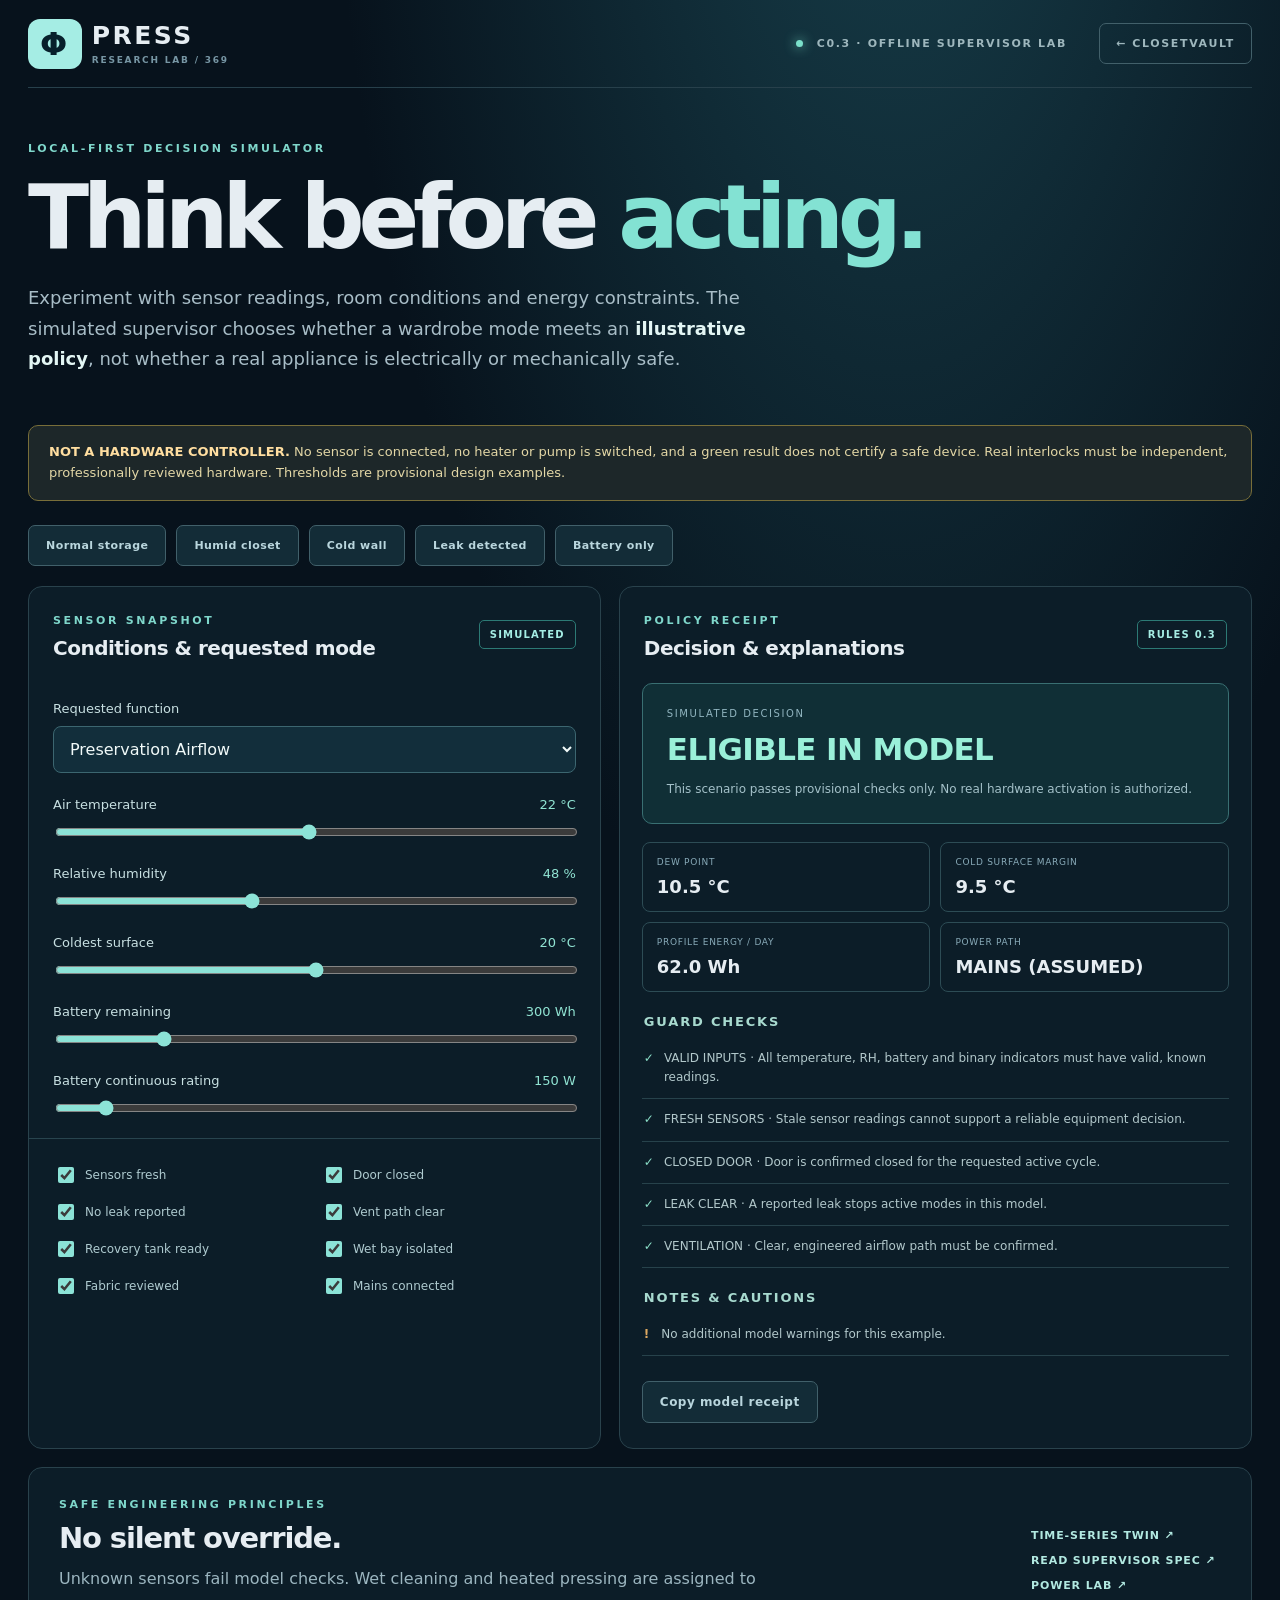
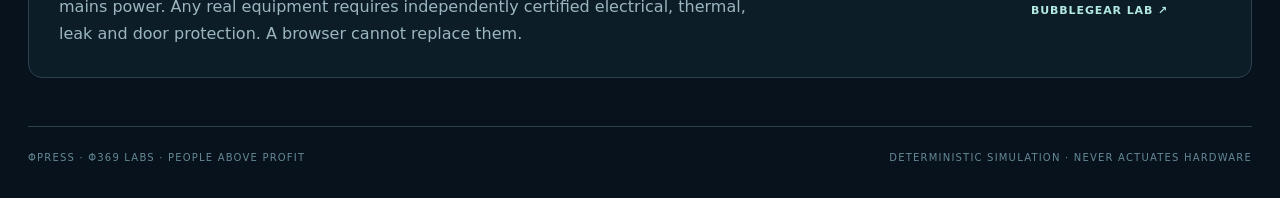
<file: supervisor.html>
<!doctype html>
<html lang="en">
<head>
<meta charset="UTF-8">
<meta name="viewport" content="width=device-width, initial-scale=1">
<meta name="theme-color" content="#08141e">
<meta name="description" content="ΦPRESS ClosetVault advisory sensor and power decision simulator. No physical equipment control.">
<title>ΦPRESS ClosetVault · Supervisor C0.3</title>
<link rel="stylesheet" href="./assets/style.css">
<link rel="stylesheet" href="./assets/supervisor.css">
</head>
<body>
<div class="shell">
<header class="topbar">
<a class="brand" href="./"><span class="mark">Φ</span><span>PRESS<small>RESEARCH LAB / 369</small></span></a>
<span class="build"><span class="pulse"></span> C0.3 · OFFLINE SUPERVISOR LAB</span>
<a class="repo" href="./closetvault.html">← CLOSETVAULT</a>
</header>
<main>
<section class="hero">
<div class="eyebrow">LOCAL-FIRST DECISION SIMULATOR</div>
<h1>Think before <span>acting.</span></h1>
<p>Experiment with sensor readings, room conditions and energy constraints. The simulated supervisor chooses whether a wardrobe mode meets an <strong>illustrative policy</strong>, not whether a real appliance is electrically or mechanically safe.</p>
</section>
<div class="disclaimer" role="note"><strong>NOT A HARDWARE CONTROLLER.</strong> No sensor is connected, no heater or pump is switched, and a green result does not certify a safe device. Real interlocks must be independent, professionally reviewed hardware. Thresholds are provisional design examples.</div>
<section class="scenario-buttons" aria-label="Example scenarios">
<button class="secondary" data-scenario="normal" type="button">Normal storage</button>
<button class="secondary" data-scenario="humid" type="button">Humid closet</button>
<button class="secondary" data-scenario="condensation" type="button">Cold wall</button>
<button class="secondary" data-scenario="leak" type="button">Leak detected</button>
<button class="secondary" data-scenario="battery" type="button">Battery only</button>
</section>
<div class="supervisor-grid">
<section class="panel sensor-panel" aria-label="Conceptual sensor inputs">
<div class="panelhead"><div><span class="overline">SENSOR SNAPSHOT</span><h2>Conditions & requested mode</h2></div><span class="code">SIMULATED</span></div>
<div class="input-grid">
<label for="requested">Requested function</label><select id="requested">
<option value="watch">Sensor Watch</option><option value="preserve">Preservation Airflow</option>
<option value="midifier">Φ-Midifier Vibration</option><option value="refresh">Gentle Refresh</option>
<option value="bubblegear">BubbleGear Wet Clean</option><option value="finish">Thermal Dry + Press</option>
</select>
<label for="temp">Air temperature <output id="temp-out">22 °C</output></label>
<input id="temp" type="range" min="5" max="40" step="1" value="22">
<label for="rh">Relative humidity <output id="rh-out">48%</output></label>
<input id="rh" type="range" min="20" max="95" step="1" value="48">
<label for="surface">Coldest surface <output id="surface-out">20 °C</output></label>
<input id="surface" type="range" min="0" max="40" step="1" value="20">
<label for="battery">Battery remaining <output id="battery-out">300 Wh</output></label>
<input id="battery" type="range" min="0" max="1500" step="25" value="300">
<label for="peak">Battery continuous rating <output id="peak-out">150 W</output></label>
<input id="peak" type="range" min="25" max="1500" step="25" value="150">
</div>
<div class="switch-grid">
<label><input id="sensorFresh" type="checkbox" checked> Sensors fresh</label>
<label><input id="doorClosed" type="checkbox" checked> Door closed</label>
<label><input id="leakDry" type="checkbox" checked> No leak reported</label>
<label><input id="ventilationClear" type="checkbox" checked> Vent path clear</label>
<label><input id="tankReady" type="checkbox" checked> Recovery tank ready</label>
<label><input id="wetBayIsolated" type="checkbox" checked> Wet bay isolated</label>
<label><input id="materialApproved" type="checkbox" checked> Fabric reviewed</label>
<label><input id="mainsAvailable" type="checkbox" checked> Mains connected</label>
</div>
</section>
<section class="panel decision-panel" aria-label="Decision model results">
<div class="panelhead"><div><span class="overline">POLICY RECEIPT</span><h2>Decision & explanations</h2></div><span class="code">RULES 0.3</span></div>
<div class="decision-state"><div class="decision-label">SIMULATED DECISION</div><strong id="decision-status" aria-live="polite">ELIGIBLE IN MODEL</strong><p id="decision-description">A conceptual policy check, not approval for hardware operation.</p></div>
<div class="readings">
<div><span>DEW POINT</span><strong id="dew-point">—</strong></div>
<div><span>COLD SURFACE MARGIN</span><strong id="dew-margin">—</strong></div>
<div><span>PROFILE ENERGY / DAY</span><strong id="daily-energy">—</strong></div>
<div><span>POWER PATH</span><strong id="power-path">—</strong></div>
</div>
<h3 class="subhead">Guard checks</h3>
<ul id="guard-checks" class="guard-list" aria-live="polite"></ul>
<h3 class="subhead">Notes & cautions</h3>
<ul id="warnings" class="warning-list"></ul>
<div class="receipt-actions"><button type="button" class="secondary" id="copy-receipt">Copy model receipt</button><span id="copy-feedback" role="status"></span></div>
</section>
</div>
<section class="next panel"><div><div class="overline">SAFE ENGINEERING PRINCIPLES</div><h2>No silent override.</h2><p>Unknown sensors fail model checks. Wet cleaning and heated pressing are assigned to mains power. Any real equipment requires independently certified electrical, thermal, leak and door protection. A browser cannot replace them.</p></div><div class="nextlinks"><a href="./twin.html">TIME-SERIES TWIN ↗</a><a href="./docs/closetvault-supervisor.md">READ SUPERVISOR SPEC ↗</a><a href="./closetvault.html">POWER LAB ↗</a><a href="./">BUBBLEGEAR LAB ↗</a></div></section>
</main>
<footer><span>ΦPRESS · Φ369 LABS · PEOPLE ABOVE PROFIT</span><span>DETERMINISTIC SIMULATION · NEVER ACTUATES HARDWARE</span></footer>
</div>
<script type="module" src="./assets/supervisor.js"></script>
</body></html>
</file>
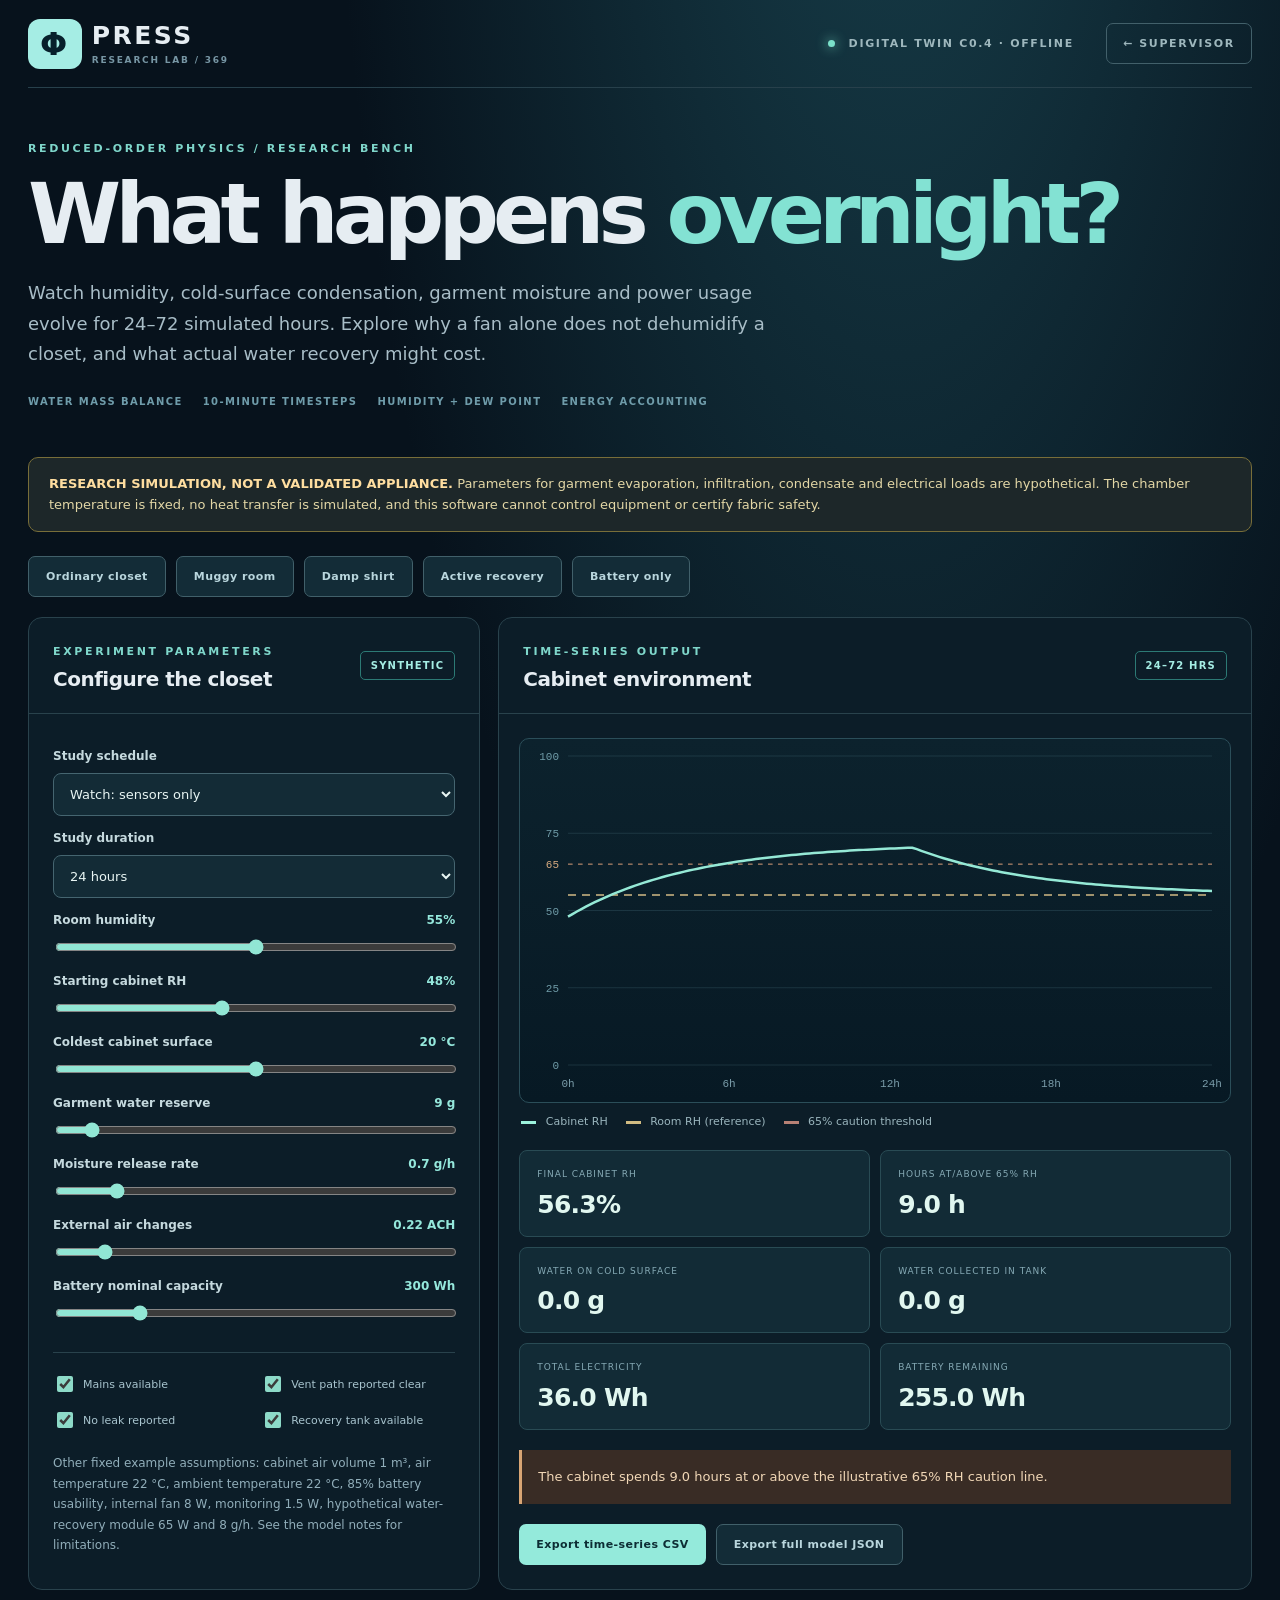
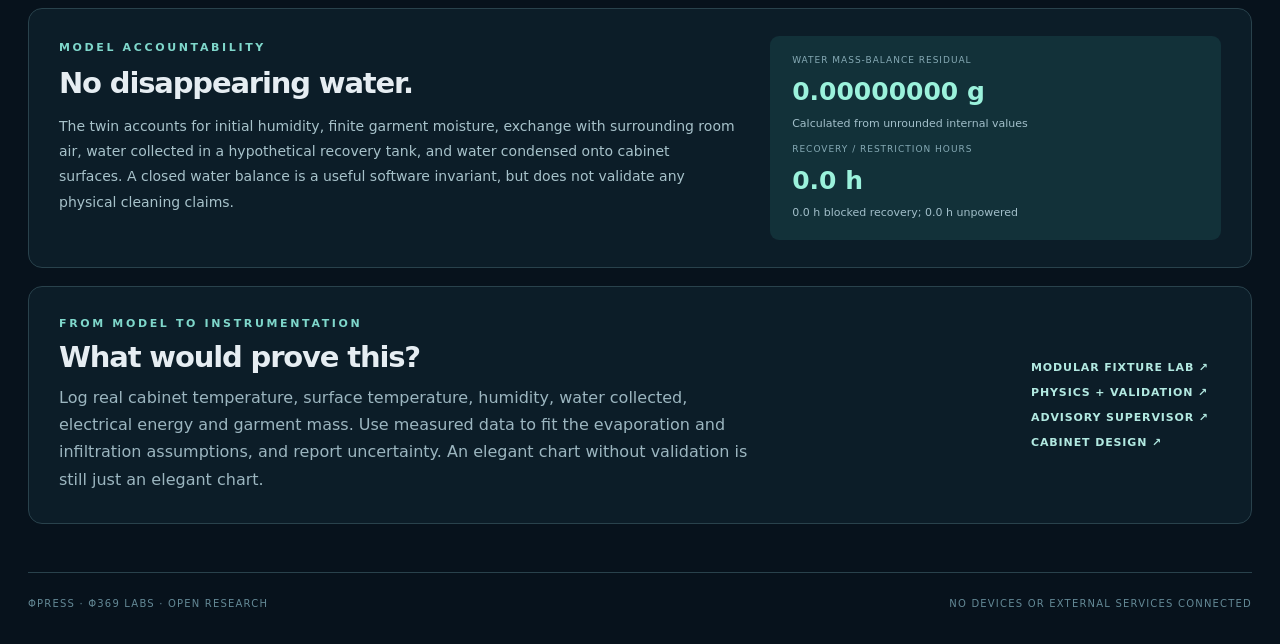
<file: twin.html>
<!doctype html>
<html lang="en">
<head>
<meta charset="UTF-8"><meta name="viewport" content="width=device-width, initial-scale=1">
<meta name="theme-color" content="#08141e">
<meta name="description" content="ΦPRESS ClosetVault 24-72 hour moisture and energy digital twin. Educational mass-balance simulation, not hardware control.">
<title>ΦPRESS | ClosetVault Digital Twin C0.4</title>
<link rel="stylesheet" href="./assets/style.css"><link rel="stylesheet" href="./assets/twin.css">
</head>
<body>
<div class="shell">
<header class="topbar">
<a class="brand" href="./"><span class="mark">Φ</span><span>PRESS<small>RESEARCH LAB / 369</small></span></a>
<span class="build"><span class="pulse"></span> DIGITAL TWIN C0.4 · OFFLINE</span>
<a class="repo" href="./supervisor.html">← SUPERVISOR</a>
</header>
<main>
<section class="hero twin-hero">
<div class="eyebrow">REDUCED-ORDER PHYSICS / RESEARCH BENCH</div>
<h1>What happens <span>overnight?</span></h1>
<p>Watch humidity, cold-surface condensation, garment moisture and power usage evolve for 24–72 simulated hours. Explore why a fan alone does not dehumidify a closet, and what actual water recovery might cost.</p>
<div class="hero-tags"><span>WATER MASS BALANCE</span><span>10-MINUTE TIMESTEPS</span><span>HUMIDITY + DEW POINT</span><span>ENERGY ACCOUNTING</span></div>
</section>
<div class="disclaimer" role="note"><strong>RESEARCH SIMULATION, NOT A VALIDATED APPLIANCE.</strong> Parameters for garment evaporation, infiltration, condensate and electrical loads are hypothetical. The chamber temperature is fixed, no heat transfer is simulated, and this software cannot control equipment or certify fabric safety.</div>
<section class="scenario-row" aria-label="Predefined simulations">
<button type="button" class="secondary" data-scenario="normal">Ordinary closet</button>
<button type="button" class="secondary" data-scenario="humid">Muggy room</button>
<button type="button" class="secondary" data-scenario="wetshirt">Damp shirt</button>
<button type="button" class="secondary" data-scenario="drying">Active recovery</button>
<button type="button" class="secondary" data-scenario="battery">Battery only</button>
</section>
<section class="twin-layout">
<div class="panel controls-panel">
 <div class="panelhead"><div><span class="overline">EXPERIMENT PARAMETERS</span><h2>Configure the closet</h2></div><span class="code">SYNTHETIC</span></div>
 <div class="inputs">
  <label for="mode">Study schedule</label><select id="mode">
   <option value="watch">Watch: sensors only</option>
   <option value="fan">Fan: 10 min per hour</option>
   <option value="dry">Recovery: RH 60% on / 55% off (AC only)</option>
  </select>
  <label for="hours">Study duration</label><select id="hours">
   <option value="24">24 hours</option><option value="48">48 hours</option><option value="72">72 hours</option>
  </select>
  <label for="ambientRH">Room humidity <output id="ambientRH-value">55%</output></label><input type="range" id="ambientRH" min="15" max="95" step="1" value="55">
  <label for="initialRH">Starting cabinet RH <output id="initialRH-value">48%</output></label><input type="range" id="initialRH" min="15" max="95" step="1" value="48">
  <label for="surfaceTemperatureC">Coldest cabinet surface <output id="surfaceTemperatureC-value">20 °C</output></label><input type="range" id="surfaceTemperatureC" min="0" max="40" step="1" value="20">
  <label for="garmentWaterG">Garment water reserve <output id="garmentWaterG-value">9 g</output></label><input type="range" id="garmentWaterG" min="0" max="120" step="1" value="9">
  <label for="evaporationGPerHour">Moisture release rate <output id="evaporationGPerHour-value">0.7 g/h</output></label><input type="range" id="evaporationGPerHour" min="0" max="5" step="0.1" value="0.7">
  <label for="airChangesPerHour">External air changes <output id="airChangesPerHour-value">0.22 ACH</output></label><input type="range" id="airChangesPerHour" min="0" max="2" step="0.02" value="0.22">
  <label for="batteryCapacityWh">Battery nominal capacity <output id="batteryCapacityWh-value">300 Wh</output></label><input type="range" id="batteryCapacityWh" min="0" max="1500" step="25" value="300">
  <div class="checks">
   <label><input id="hasMains" type="checkbox" checked> Mains available</label>
   <label><input id="ventClear" type="checkbox" checked> Vent path reported clear</label>
   <label><input id="leakClear" type="checkbox" checked> No leak reported</label>
   <label><input id="recoveryAvailable" type="checkbox" checked> Recovery tank available</label>
  </div>
 </div>
 <p class="note">Other fixed example assumptions: cabinet air volume 1 m³, air temperature 22 °C, ambient temperature 22 °C, 85% battery usability, internal fan 8 W, monitoring 1.5 W, hypothetical water-recovery module 65 W and 8 g/h. See the model notes for limitations.</p>
</div>
<div class="panel results-panel">
 <div class="panelhead"><div><span class="overline">TIME-SERIES OUTPUT</span><h2>Cabinet environment</h2></div><span class="code">24–72 HRS</span></div>
 <div class="chart-frame">
  <canvas id="rh-chart" role="img" aria-label="Line chart of simulated cabinet and ambient relative humidity over time"></canvas>
 </div>
 <div class="chart-legend"><span><i class="dot-cabinet"></i> Cabinet RH</span><span><i class="dot-ambient"></i> Room RH (reference)</span><span><i class="dot-zone"></i> 65% caution threshold</span></div>
 <div class="metric-grid">
  <div><span>FINAL CABINET RH</span><strong id="final-rh">—</strong></div>
  <div><span>HOURS AT/ABOVE 65% RH</span><strong id="high-hours">—</strong></div>
  <div><span>WATER ON COLD SURFACE</span><strong id="surface-water">—</strong></div>
  <div><span>WATER COLLECTED IN TANK</span><strong id="tank-water">—</strong></div>
  <div><span>TOTAL ELECTRICITY</span><strong id="total-energy">—</strong></div>
  <div><span>BATTERY REMAINING</span><strong id="battery-rem">—</strong></div>
 </div>
 <div class="finding" id="finding" aria-live="polite"></div>
 <div class="export-actions">
  <button type="button" class="primary" id="export-csv">Export time-series CSV</button>
  <button type="button" class="secondary" id="export-json">Export full model JSON</button>
 </div>
</div>
</section>
<section class="panel evidence">
<div><span class="overline">MODEL ACCOUNTABILITY</span><h2>No disappearing water.</h2>
<p>The twin accounts for initial humidity, finite garment moisture, exchange with surrounding room air, water collected in a hypothetical recovery tank, and water condensed onto cabinet surfaces. A closed water balance is a useful software invariant, but does not validate any physical cleaning claims.</p></div>
<div class="balance"><span>WATER MASS-BALANCE RESIDUAL</span><strong id="balance-error">—</strong><small>Calculated from unrounded internal values</small><span>RECOVERY / RESTRICTION HOURS</span><strong id="recovery-hours">—</strong><small id="restriction-detail"></small></div>
</section>
<section class="next panel"><div><div class="overline">FROM MODEL TO INSTRUMENTATION</div><h2>What would prove this?</h2><p>Log real cabinet temperature, surface temperature, humidity, water collected, electrical energy and garment mass. Use measured data to fit the evaporation and infiltration assumptions, and report uncertainty. An elegant chart without validation is still just an elegant chart.</p></div><div class="nextlinks"><a href="./fixture-bench.html">MODULAR FIXTURE LAB ↗</a><a href="./docs/closetvault-twin.md">PHYSICS + VALIDATION ↗</a><a href="./supervisor.html">ADVISORY SUPERVISOR ↗</a><a href="./closetvault.html">CABINET DESIGN ↗</a></div></section>
</main>
<footer><span>ΦPRESS · Φ369 LABS · OPEN RESEARCH</span><span>NO DEVICES OR EXTERNAL SERVICES CONNECTED</span></footer>
</div>
<script type="module" src="./assets/twin.js"></script>
</body></html>
</file>
<file: assets/style.css>
:root{color-scheme:dark;font-family:Inter,ui-sans-serif,system-ui,-apple-system,Segoe UI,sans-serif;background:#07121c;color:#e6edf2;font-synthesis:none}
*{box-sizing:border-box}html{scroll-behavior:smooth}body{margin:0;background:radial-gradient(ellipse at 70% -20%,#18414d 0%,transparent 45%),#07121c}a{color:inherit}
.shell{max-width:1330px;margin:auto;padding:0 28px}.topbar{min-height:88px;border-bottom:1px solid #27404b;display:flex;align-items:center;gap:32px}
.brand{display:flex;align-items:center;gap:10px;text-decoration:none;font-weight:900;letter-spacing:.1em;font-size:25px;line-height:1}.brand .mark{background:#a5ede4;color:#07202b;padding:9px 12px;border-radius:12px;font-size:32px}.brand small{display:block;letter-spacing:.2em;font-weight:600;font-size:9px;color:#7796a4;margin-top:8px}
.build,.repo{font-size:11px;letter-spacing:.15em;font-weight:700;color:#9eb7bd}.build{margin-left:auto}.repo{text-decoration:none;border:1px solid #42606a;padding:13px 16px;border-radius:7px}.repo:hover{background:#17313d}.pulse{display:inline-block;background:#7be0ca;width:7px;height:7px;border-radius:50%;box-shadow:0 0 12px #7be0ca;margin-right:8px}
.hero{padding:54px 0 26px}.eyebrow,.overline{color:#7fd7cb;letter-spacing:.24em;font-size:11px;font-weight:800}.hero h1{font-size:clamp(50px,7vw,104px);line-height:1.03;letter-spacing:-.07em;margin:16px 0 20px;font-weight:800}.hero h1 span{color:#83e2d3}.hero p{max-width:760px;color:#a8bdc7;font-size:18px;line-height:1.7;margin:0}.hero p strong{color:#e3f6f4}.hero-tags{display:flex;gap:20px;flex-wrap:wrap;margin-top:26px;color:#6f9caa;font-size:10px;letter-spacing:.14em;font-weight:800}
.disclaimer{background:#1d2729;border:1px solid #786e39;border-radius:10px;padding:16px 20px;color:#e3d7a6;font-size:13px;line-height:1.6;margin:24px 0}.disclaimer strong{color:#ffdea0}
.workspace{display:grid;grid-template-columns:minmax(0,1.65fr) minmax(320px,1fr);gap:18px}.panel{background:#0c1d28;border:1px solid #29424c;border-radius:14px;overflow:hidden}.panelhead{display:flex;justify-content:space-between;align-items:center;padding:22px 24px;min-height:96px}.panelhead h2{margin:8px 0 0;font-size:20px;letter-spacing:-.025em}.live,.code{border:1px solid #2c7a75;color:#a5ede4;padding:8px 10px;border-radius:5px;font-size:10px;font-weight:800;letter-spacing:.12em}.view{height:min(45vw,510px);min-height:360px;background:radial-gradient(circle at center,#102c3c 0%,#091a25 62%,#09151f);position:relative;border-top:1px solid #253d46;border-bottom:1px solid #253d46}.view canvas{width:100%;height:100%;display:block}.view-label{position:absolute;font-family:ui-monospace,monospace;letter-spacing:.1em;font-size:10px;color:#6993a2;pointer-events:none}.label-tl{left:20px;top:16px}.label-tr{right:20px;top:16px}.label-bl{left:20px;bottom:16px}.label-br{right:20px;bottom:16px}
.legend{display:flex;align-items:center;gap:22px;flex-wrap:wrap;color:#9db8c0;font-size:11px;padding:17px 24px}.dot{display:inline-block;width:8px;height:8px;border-radius:50%;margin-right:8px}.dot.attached{background:#d8b680}.dot.mobile{background:#72e7eb}.dot.captured{background:#8acaa0}.actions{border-top:1px solid #29424c;padding:18px 24px;display:flex;align-items:center;gap:12px;flex-wrap:wrap}button{font:inherit;cursor:pointer;border-radius:7px;padding:13px 17px;font-weight:800;letter-spacing:.04em;font-size:12px;transition:filter .15s}button:hover{filter:brightness(1.14)}button:focus-visible,select:focus-visible,input:focus-visible,a:focus-visible{outline:2px solid #a5ede4;outline-offset:3px}.primary{border:0;background:#94eadb;color:#0c2d34}.secondary{background:#132c37;border:1px solid #41606a;color:#b9d6dd}.elapsed{margin-left:auto;color:#89acba;font:12px ui-monospace,monospace}
.controls{padding-bottom:18px}.controls .panelhead{border-bottom:1px solid #29424c}.controls>.field{display:block;margin:24px 24px 10px;color:#a5bdc6;font-size:12px;font-weight:750;letter-spacing:.06em}.controls select{display:block;width:calc(100% - 48px);margin:0 24px;border:1px solid #3b5b65;border-radius:8px;background:#112b38;color:#e8f2f5;font:inherit;font-size:14px;padding:13px}
.sliders{margin:32px 24px 0}.sliderhead{display:flex;justify-content:space-between;gap:14px;font-size:13px;color:#cadbe0;margin:22px 0 11px}.sliderhead output{color:#83e2d3;font:700 13px ui-monospace,monospace}.sliders input{width:100%;accent-color:#84e0d3;cursor:pointer}.note{margin:30px 24px 20px;color:#80a1ae;line-height:1.7;font-size:12px}.readout{border-top:1px solid #29424c;padding:22px 24px;display:flex;align-items:center;justify-content:space-between;gap:12px}.readout span{font-size:10px;letter-spacing:.15em;color:#739baa}.readout strong{font-size:11px;letter-spacing:.07em;color:#a5ede4;text-align:right}
.metrics{display:grid;grid-template-columns:repeat(4,minmax(0,1fr));gap:18px;margin-top:18px}.metric{padding:24px}.metric span{font-size:10px;font-weight:800;color:#88aebb;letter-spacing:.14em}.metric strong{display:block;font-size:38px;margin:13px 0;font-variant-numeric:tabular-nums;letter-spacing:-.04em}.metric small{display:block;color:#7292a0;font-size:11px;line-height:1.6}.metric.highlight{background:#123e43;border-color:#2a817b}.metric.highlight strong{color:#a4f5e5}.metric.highlight small{color:#9cc9c6}
.next{margin:18px 0 48px;padding:30px;display:flex;justify-content:space-between;gap:50px;align-items:center}.next h2{font-size:29px;letter-spacing:-.04em;margin:10px 0}.next p{max-width:700px;line-height:1.7;color:#9cb6c0;margin:0}.nextlinks{display:flex;flex-direction:column;min-width:190px;gap:12px}.nextlinks a{color:#b2e9e1;font-size:11px;font-weight:800;letter-spacing:.08em;text-decoration:none}.nextlinks a:hover{text-decoration:underline}footer{border-top:1px solid #29424c;padding:25px 0 35px;display:flex;justify-content:space-between;gap:20px;color:#648996;font-size:10px;letter-spacing:.12em}
@media(max-width:900px){.workspace{grid-template-columns:1fr}.view{height:480px}.metrics{grid-template-columns:repeat(2,1fr)}.next{align-items:flex-start;flex-direction:column}.build{display:none}.repo{margin-left:auto}}@media(max-width:550px){.shell{padding:0 14px}.topbar{min-height:74px;gap:10px}.brand{font-size:19px}.brand .mark{font-size:24px;padding:8px}.repo{font-size:9px;padding:10px}.hero{padding:38px 0 10px}.hero p{font-size:15px}.view{height:365px;min-height:0}.view-label{font-size:8px}.legend{gap:12px}.metrics{gap:10px}.metric{padding:17px}.metric strong{font-size:28px}.panelhead{padding:18px}.next{padding:22px}.elapsed{width:100%;margin-left:0}footer{flex-direction:column}}
</file>
<file: assets/closetvault.css>
.closet-hero h1{font-size:clamp(45px,6.4vw,89px)}.vault-grid{display:grid;grid-template-columns:minmax(0,1.06fr) minmax(340px,.94fr);gap:18px}.cabinet-graphic{padding:18px 20px 20px;background:radial-gradient(circle at 50% 45%,#173c44,#0a1a25 70%);min-height:700px;display:flex;flex-direction:column;align-items:center;justify-content:center}.case{width:min(280px,85%);height:555px;background:#142b33;border:10px solid #193843;border-radius:17px;box-shadow:0 14px 50px #02090c, inset 0 0 2px #99dcd2;position:relative;padding:12px}.glass-door{height:100%;border-radius:7px;background:linear-gradient(125deg,#1d414d,#0a2631 44%,#163744 70%,#0b202a);border:2px solid #5a9091;display:flex;flex-direction:column;overflow:hidden;position:relative}.glass-door:after{content:"";position:absolute;inset:0;background:linear-gradient(115deg,transparent 28%,rgba(155,235,218,.06) 32%,transparent 43%);pointer-events:none}.cabinet-lights{color:#8fe8da;padding:12px 10px;font-size:9px;letter-spacing:.14em;font-weight:800;display:flex;justify-content:space-between}.cabinet-lights span{font-size:7px;color:#78b9b4}.bar{height:6px;background:#7ca5a9;margin:5px 28px;display:flex;justify-content:space-around}.bar i{width:3px;height:14px;background:#96bbc2}.hang-zone{height:210px;border-bottom:1px solid #44616a;display:flex;flex-direction:column;align-items:center;justify-content:center;gap:12px}.hanger{height:125px;max-width:120px}.zone-stamp{font-size:9px;letter-spacing:.06em;color:#7cb4b6}.treatment-zone{flex:1;min-height:150px;display:flex;align-items:center;justify-content:center;flex-direction:column;border-bottom:1px solid #44616a;background:radial-gradient(ellipse at 50% 50%,rgba(64,195,193,.14),transparent 70%)}.treatment-zone>span{font-size:10px;color:#9de3d9;letter-spacing:.045em;font-weight:800}.treatment-zone small{margin-top:7px;font-size:9px;color:#83a9b2}.bubbles{position:relative;height:95px;width:130px;margin-bottom:12px}.bubbles b{position:absolute;border-radius:50%;border:2px solid #5bc9d1;background:#2b85904a;box-shadow:0 0 18px #1ca6b448}.bubbles b:nth-child(1){width:72px;height:72px;top:10px;left:27px}.bubbles b:nth-child(2){width:32px;height:32px;top:0;left:7px}.bubbles b:nth-child(3){width:27px;height:27px;bottom:0;right:2px}.bubbles b:nth-child(4){width:25px;height:25px;top:17px;right:5px}.bubbles b:nth-child(5){width:18px;height:18px;bottom:5px;left:8px}.bubbles b:nth-child(6){width:22px;height:22px;top:37px;left:48px;border-color:#b8f7e9}.service-zone{height:90px;background:#102732;display:flex;flex-direction:column;align-items:center;justify-content:center}.mini-tray{display:flex;gap:8px}.mini-tray div{font-size:8px;padding:9px 5px;background:#1e4550;border:1px solid #41747b;border-radius:4px;color:#d1e9e6}.service-zone span{font-size:8px;color:#7fa9b2;margin-top:7px}.door-handle{position:absolute;right:-16px;top:140px;width:6px;height:160px;background:linear-gradient(#91acb1,#d3eee5,#8db5b2);border-radius:3px}.cabinet-graphic p{font-size:11px;line-height:1.5;color:#789da9;max-width:400px;text-align:center;margin:25px 0 0}.modules .module-card{margin:0 20px;border-top:1px solid #28444e;padding:24px 6px;display:flex;gap:17px}.module-icon{border:1px solid #427276;background:#19404a;border-radius:10px;min-width:46px;height:46px;display:grid;place-items:center;color:#83f0e0;font-weight:900}.module-card h3{font-size:17px;letter-spacing:-.02em;margin:1px 0 8px}.module-card p{color:#9bb7be;font-size:13px;line-height:1.6;margin:0 0 14px}.module-hint{font-size:10px;letter-spacing:.12em;color:#82d1c4;font-weight:800}.installation-note{margin:4px 22px 24px;background:#342b23;border:1px solid #836b46;border-radius:9px;padding:18px;color:#f2dfb6;font-size:12px}.installation-note p{line-height:1.6;margin:7px 0 0}.power-section{margin-top:18px}.power-section>.panelhead{border-bottom:1px solid #28444e}.power-grid{display:grid;grid-template-columns:1fr 1.15fr;gap:18px;padding:25px}.power-inputs label{font-size:13px;font-weight:700;display:flex;justify-content:space-between;margin:17px 0 10px;gap:10px;color:#cce0df}.power-inputs label span{color:#93e6d9;font-variant-numeric:tabular-nums}.power-inputs select{width:100%;background:#173340;border:1px solid #51717c;color:#e5f5f0;border-radius:8px;padding:13px;font:inherit}.power-inputs input{width:100%;accent-color:#8ee7d8;cursor:pointer}.power-note{font-size:12px;color:#95b4bc;line-height:1.7}.power-results{background:#112d37;border:1px solid #2d5561;border-radius:10px;padding:22px}.result-lead{display:flex;justify-content:space-between;align-items:center;gap:15px}.result-lead span{font-size:10px;letter-spacing:.15em;color:#9cb9c0}.result-lead strong{font-size:11px;letter-spacing:.04em;color:#95eadb}.result-lead strong.warning{color:#f2bd78}.power-cards{display:grid;grid-template-columns:1fr 1fr;gap:12px;margin-top:20px}.power-cards>div{background:#0d202a;border-radius:9px;padding:15px}.power-cards span{font-size:9px;line-height:1.5;letter-spacing:.09em;color:#87aab4;display:block}.power-cards strong{font-size:26px;letter-spacing:-.03em;margin-top:8px;display:block;color:#e0f8f1;font-variant-numeric:tabular-nums}.power-bar{height:10px;background:#0b2027;border-radius:6px;margin-top:28px;overflow:hidden}.power-bar>div{height:100%;background:linear-gradient(90deg,#327d84,#9be6c9);width:0%;transition:width .25s}.power-foot{padding:0 25px 24px;color:#88a6b0;font-size:12px;line-height:1.7}.next{margin-top:18px}@media(max-width:940px){.vault-grid{grid-template-columns:1fr}.power-grid{grid-template-columns:1fr}.cabinet-graphic{min-height:620px}}@media(max-width:540px){.cabinet-graphic{min-height:600px}.power-grid{padding:16px}.power-cards strong{font-size:20px}.power-cards span{font-size:8px}.result-lead{align-items:flex-start;flex-direction:column}}
</file>
<file: assets/evidence.css>
.evidence-hero h1{font-size:clamp(48px,7vw,96px)}.data-toolbar{margin:18px 0;padding:25px;display:grid;grid-template-columns:1fr 1.5fr;gap:18px;align-items:center}.dataset-identity h2{font-size:18px;color:#9fecdb;margin:8px 0}.dataset-identity p{color:#a5bdc2;font-size:12px;line-height:1.7;margin:0}.data-actions{display:flex;flex-wrap:wrap;justify-content:flex-end;gap:9px}.data-actions button,.upload-button{font-size:11px}.upload-button{border:1px solid #62a99d;background:#244b51;color:#dbf8ee;border-radius:7px;padding:13px 17px;font-weight:800;letter-spacing:.04em;cursor:pointer}.upload-button input{position:absolute;opacity:0;width:1px;height:1px}.upload-button:focus-within{outline:2px solid #a3f0e0;outline-offset:3px}.error-message{grid-column:1/-1;color:#f5c3a4;font-size:12px;background:#42281f;border:1px solid #a66a4e;padding:15px;border-radius:8px;line-height:1.6;margin:0}.lab-summary{display:grid;grid-template-columns:repeat(4,minmax(0,1fr));gap:13px;margin:0 0 18px}.mini-stat{padding:22px;border:1px solid #2b4953;border-radius:12px;background:#102631}.mini-stat span{font-size:10px;letter-spacing:.12em;color:#94b8c1}.mini-stat strong{display:block;margin:14px 0 8px;font-size:29px;letter-spacing:-.03em;font-variant-numeric:tabular-nums}.mini-stat small{color:#84a6b0;font-size:11px;line-height:1.6}.mini-stat.accent{background:#173f43;border-color:#478c80}.mini-stat.accent strong{color:#9ae7d7;font-size:22px}.analysis-grid{display:grid;grid-template-columns:minmax(320px,1.08fr) minmax(340px,.92fr);gap:18px}.plot-panel .panelhead,.comparisons .panelhead,.table-panel .panelhead,.findings .panelhead{border-bottom:1px solid #284650}.chart{height:365px;background:radial-gradient(ellipse at 50% 50%,#173844,#091d27);margin:22px;border:1px solid #2d505a;border-radius:10px;overflow:hidden}.chart canvas{width:100%;height:100%;display:block}.chart-caption,.table-caption{color:#8cabba;line-height:1.8;font-size:12px;margin:0 22px 24px}.comparison-list{padding:20px;display:grid;gap:12px}.comparison-card{background:#132d37;border:1px solid #355663;border-radius:9px;padding:17px}.comparison-card.blocked{background:#2d2826;border-color:#79654e}.comparison-top{display:flex;justify-content:space-between;align-items:center;gap:10px}.comparison-top strong{color:#e0f3ef;font-size:13px}.comparison-top span{font-size:10px;font-weight:800;color:#99e6d6;letter-spacing:.07em;text-align:right}.comparison-card.blocked .comparison-top span{color:#edc093}.comparison-card p{color:#a0b8c3;font-size:12px;line-height:1.6;margin:9px 0 0}.difference{display:block;color:#c0f0dc;font-weight:800;font-size:21px;margin-top:10px;font-variant-numeric:tabular-nums}.table-panel,.findings{margin-top:18px}.table-wrap{overflow-x:auto;padding:6px 19px 19px}.table-panel table{border-collapse:collapse;text-align:left;width:100%;min-width:790px}.table-panel th{color:#8db1b9;font-size:10px;letter-spacing:.06em;padding:16px 9px;border-bottom:1px solid #3c5962}.table-panel td{font-size:12px;color:#d0e2e2;line-height:1.6;padding:15px 9px;border-bottom:1px solid #2a4450;font-variant-numeric:tabular-nums}.table-panel td:first-child{color:#b0eddb;font-weight:800}.finding-list{list-style:none;padding:0;margin:16px 25px}.finding-list li{font-size:12px;line-height:1.7;color:#bdcbd1;padding:12px 0;border-bottom:1px solid #29434d;display:flex;gap:12px}.finding-list li:before{content:"!";color:#efb87b;font-weight:900}.receipt-bar{border-top:1px solid #29434d;padding:25px;display:flex;align-items:center;gap:25px;justify-content:space-between}.receipt-bar strong{font-size:15px}.receipt-bar p{color:#8eaeb7;font-size:12px;line-height:1.7;margin:7px 0 0}.receipt-bar button{white-space:nowrap}.next{margin-top:18px}@media(max-width:1050px){.analysis-grid{grid-template-columns:1fr}.data-toolbar{grid-template-columns:1fr}.data-actions{justify-content:flex-start}}@media(max-width:750px){.lab-summary{grid-template-columns:1fr 1fr}.chart{height:285px}.receipt-bar{align-items:flex-start;flex-direction:column}}@media(max-width:500px){.data-actions>*{flex:1;min-width:120px;text-align:center}.mini-stat{padding:16px}.mini-stat strong{font-size:24px}.chart{margin:14px;height:245px}.comparison-list{padding:14px}}
</file>
<file: assets/fixture-bench.css>
.fixture-hero h1{font-size:clamp(50px,7vw,94px)}.preset-bar{display:flex;flex-wrap:wrap;gap:10px;margin:21px 0}.preset-bar button{font-size:11px}.bench-grid{display:grid;grid-template-columns:minmax(330px,.75fr) minmax(360px,1.25fr);gap:18px}.design-panel .panelhead,.layout-panel .panelhead,.path-panel .panelhead,.receipt-panel .panelhead,.bom-panel .panelhead{border-bottom:1px solid #29424c}.fields{padding:20px 24px 0;display:grid;gap:10px}.fields label{color:#bbd5da;font-size:12px;display:flex;align-items:center;justify-content:space-between;gap:10px;font-weight:750}.fields output{color:#96e6d8;font-variant-numeric:tabular-nums}.fields select{background:#12313d;border:1px solid #456971;border-radius:8px;color:#e8f8f3;padding:12px;font:inherit;font-size:13px}.fields input{width:100%;accent-color:#8ee7d8;margin:2px 0 7px}.field-divider{font-size:10px;color:#7dadae;font-weight:800;letter-spacing:.15em;border-top:1px solid #314853;padding-top:21px;margin-top:8px}.guard-toggles{display:grid;grid-template-columns:1fr 1fr;gap:15px;margin:25px 24px;padding:24px 0;border-top:1px solid #29424c}.guard-toggles label{font-size:11px;color:#afcdd1;display:flex;align-items:center;gap:9px;line-height:1.4}.guard-toggles input{accent-color:#9be7d6;height:16px;width:16px}.diagram{padding:22px;background:radial-gradient(ellipse at 50% 36%,#193843 0%,#0b202c 70%)}.diagram svg{width:100%;display:block;max-height:470px}.fit-caption{display:flex;justify-content:space-between;align-items:center;margin:15px 0 12px;color:#91c5c1;letter-spacing:.1em;font-size:11px}.fit-caption strong{border:1px solid #457a70;border-radius:6px;padding:9px 12px;color:#b3f5dc}.fit-caption strong.blocked{color:#efb88d;border-color:#bd875d}.diagram p{font-size:12px;line-height:1.8;color:#87a9b1;margin:0}.fixture-details{display:grid;grid-template-columns:1fr 1fr;gap:12px;padding:20px}.fixture-details div{background:#142d38;border:1px solid #2b4f59;border-radius:8px;padding:18px}.fixture-details span{font-size:10px;letter-spacing:.1em;color:#84aeb9;display:block}.fixture-details strong{display:block;font-size:13px;line-height:1.5;margin-top:12px}.path-panel{margin-top:18px}.flow-line{display:flex;align-items:stretch;gap:8px;padding:25px 22px 8px}.route-card{min-width:0;flex:1;padding:18px 12px;border:1px solid #355663;background:#122c37;border-radius:9px;opacity:.42;transition:opacity .2s,border-color .2s}.route-card.active{opacity:1;border-color:#67ada8;background:#173a43}.route-card small{font-size:9px;letter-spacing:.11em;color:#a0d0ca}.route-card strong{display:block;font-size:13px;margin:10px 0;color:#e2f4f1}.route-card p{font-size:11px;color:#95afb9;line-height:1.5;margin:0}.flow-arrow{align-self:center;font-weight:800;font-size:19px;color:#6c9c9e}.route-note{color:#91b0b9;font-size:12px;line-height:1.7;margin:15px 24px 26px}.summary-grid{margin-top:18px;display:grid;grid-template-columns:1fr 1fr;gap:18px}.decision{margin:22px;border:1px solid #52867b;background:#13363d;padding:22px;border-radius:9px}.decision.blocked{border-color:#aa805d;background:#3b2c26}.decision span{font-size:10px;letter-spacing:.15em;color:#99c7c7}.decision strong{font-size:clamp(22px,2.5vw,30px);letter-spacing:-.025em;color:#a0eada;display:block;margin:11px 0}.decision.blocked strong{color:#f3c19b}.decision p{font-size:12px;color:#aac6ca;line-height:1.6;margin:0}.quick-metrics{margin:0 22px;display:grid;grid-template-columns:1fr 1fr;gap:10px}.quick-metrics div{background:#132d38;border:1px solid #2b4e59;border-radius:7px;padding:15px}.quick-metrics span{font-size:10px;letter-spacing:.09em;color:#91b1bd}.quick-metrics strong{font-size:23px;display:block;margin-top:9px;font-variant-numeric:tabular-nums}.receipt-panel h3{font-size:12px;letter-spacing:.1em;margin:25px 24px 10px;color:#9ecac7}.check-list,.warnings{margin:0 24px 24px;list-style:none;padding:0}.check-list li,.warnings li{border-bottom:1px solid #2a4650;padding:10px 0;display:flex;gap:10px;color:#b3cbd1;font-size:12px;line-height:1.5}.check-list strong{font-weight:900;color:#a9dfc8}.check-list strong.fail{color:#efb18d}.warnings li:before{content:"!";color:#edc08b;font-weight:bold}.bom-intro{font-size:12px;line-height:1.75;color:#9ab7bf;padding:0 22px}.bom-wrap{overflow-x:auto;padding:10px 18px}.bom-table{width:100%;border-collapse:collapse;text-align:left}.bom-table th{font-size:10px;letter-spacing:.09em;color:#85b4b4;padding:12px 8px;border-bottom:1px solid #37535d}.bom-table td{font-size:12px;line-height:1.5;padding:13px 8px;color:#c2d6d9;border-bottom:1px solid #29434d}.bom-table td:nth-child(2){color:#91d2ca}.export-actions{display:flex;flex-wrap:wrap;gap:10px;padding:10px 22px 24px}.export-actions button{font-size:11px}.next{margin-top:18px}@media(max-width:1050px){.bench-grid,.summary-grid{grid-template-columns:1fr}}@media(max-width:740px){.flow-line{flex-direction:column}.flow-arrow{transform:rotate(90deg)}.guard-toggles{grid-template-columns:1fr 1fr}.fixture-details{grid-template-columns:1fr 1fr}}@media(max-width:480px){.guard-toggles,.fixture-details{grid-template-columns:1fr}.quick-metrics strong{font-size:20px}.preset-bar button{flex:1}}
</file>
<file: assets/integrity.css>
.intro-grid{display:grid;grid-template-columns:repeat(3,minmax(0,1fr));gap:15px;margin:20px 0}.source-card{padding:24px;display:flex;flex-direction:column;gap:12px}.step{font-size:10px;letter-spacing:.12em;color:#85d9d0;font-weight:850}.source-card h2{font-size:20px;letter-spacing:-.03em;margin:0}.source-card p{font-size:12px;line-height:1.75;color:#a1c2c9;flex:1;margin:0}.file-button{display:block;background:#1c5053;color:#e6fbf3;border:1px solid #5eb0a4;border-radius:8px;padding:13px;font-size:11px;font-weight:850;text-align:center;cursor:pointer}.file-button input{position:absolute;width:1px;height:1px;opacity:0}.file-button:focus-within{outline:2px solid #a9efdf;outline-offset:3px}.source-card .status{font-size:11px;line-height:1.5;color:#9ac8cd;background:#123038;border-radius:6px;padding:11px}.assets-panel,.issues-panel,.uncertainty-panel{margin-top:18px}.assets-panel .panelhead,.audit-panel .panelhead,.issues-panel .panelhead,.uncertainty-panel .panelhead{border-bottom:1px solid #2c4a56}.panel-note{font-size:12px;line-height:1.8;color:#9fbac2;margin:18px 23px}.table-scroll{overflow:auto;padding:0 20px}.table-scroll table{width:100%;border-collapse:collapse;min-width:680px;text-align:left}.table-scroll th{font-size:10px;letter-spacing:.1em;color:#91bbc4;border-bottom:1px solid #34545c;padding:12px}.table-scroll td{color:#b9d4d8;font-size:11px;border-bottom:1px solid #294854;padding:12px;line-height:1.6}.table-scroll td:first-child{font-variant-numeric:tabular-nums}.asset-filename{display:block;color:#d9f4ed;font-weight:800}.asset-digest{display:block;color:#8aaebb;word-break:break-all}.table-scroll input,.table-scroll select{border:1px solid #446771;background:#12313a;border-radius:7px;color:#e2f5ef;padding:10px;font:inherit;width:100%;min-width:150px;font-size:12px}.panel-actions{display:flex;align-items:center;gap:15px;flex-wrap:wrap;padding:20px 23px}.panel-actions button{font-size:11px}.panel-actions span{font-size:11px;line-height:1.6;color:#b2c8cb}.two-grid{display:grid;grid-template-columns:1fr 1fr;gap:18px;margin-top:18px}.result-line{display:grid;gap:12px;margin:22px 23px}.result-line span{font-size:10px;letter-spacing:.12em;color:#9abcc3}.result-line strong{font-size:20px;color:#e7c29b}.result-line strong.passed{color:#9de8d4}.errors-list{margin:14px 22px 24px;padding:0;list-style:none}.errors-list li{font-size:12px;color:#e6baa0;line-height:1.7;padding:10px 0;border-bottom:1px solid #2d4b54}.errors-list li:before{content:"!";color:#eabb86;font-weight:900;margin-right:9px}.uncertainty-grid{display:grid;grid-template-columns:1fr 1fr;gap:22px;padding:22px}.uncertainty-inputs p{font-size:12px;color:#a7bdc5;line-height:1.8}.uncertainty-inputs>label,.input-pairs label{display:block;font-size:11px;color:#a9ced0;margin:12px 0 7px}.uncertainty-inputs input,.uncertainty-inputs select{width:100%;min-width:0;border:1px solid #456772;background:#102c37;color:#e8f6f1;border-radius:7px;padding:12px;font:inherit;font-size:12px}.input-pairs{display:grid;grid-template-columns:1fr 1fr;gap:9px 14px;margin-top:16px}.input-pairs>div{min-width:0}.unc-title{font-size:10px;letter-spacing:.12em;color:#e6bd91;margin:11px 0 18px}.unc-cards{display:grid;grid-template-columns:1fr 1fr;gap:10px}.unc-cards>div{background:#112e38;border:1px solid #385966;border-radius:8px;padding:17px}.unc-cards span{font-size:10px;letter-spacing:.07em;color:#9cbdc5}.unc-cards strong{display:block;color:#e2f9ef;font-size:23px;margin-top:12px;line-height:1.35}.export-panel{margin-top:18px;padding:28px;display:flex;align-items:center;justify-content:space-between;gap:25px}.export-panel h2{font-size:25px;margin:8px 0}.export-panel p{font-size:12px;color:#a0b8c0;line-height:1.8;max-width:750px}.export-panel button{flex-shrink:0}.next{margin-top:18px}button:disabled{opacity:.45;cursor:not-allowed}@media(max-width:1020px){.intro-grid{grid-template-columns:1fr}.two-grid,.uncertainty-grid{grid-template-columns:1fr}.export-panel{align-items:flex-start;flex-direction:column}}@media(max-width:590px){.input-pairs{grid-template-columns:1fr}.unc-cards strong{font-size:18px}.export-panel button{width:100%}}
</file>
<file: assets/observations.css>
.workflow-grid{display:grid;grid-template-columns:repeat(3,minmax(0,1fr));gap:16px;margin:18px 0}.workflow-card{padding:25px;display:flex;flex-direction:column;gap:14px}.step-label{font-size:10px;letter-spacing:.16em;color:#8be6d4;font-weight:800}.workflow-card h2{font-size:21px;letter-spacing:-.03em;margin:0}.workflow-card p{font-size:12px;color:#a1bcc3;line-height:1.7;margin:0;flex:1}.file-picker{display:block;text-align:center;cursor:pointer;background:#1a464a;border:1px solid #6ab6a5;padding:14px;border-radius:8px;color:#e2f6f0;font-weight:800;font-size:11px}.file-picker input{position:absolute;opacity:0;width:1px;height:1px}.file-picker:focus-within{outline:2px solid #a8f5e2;outline-offset:3px}.action-line{display:flex;gap:8px;flex-wrap:wrap}.action-line button{flex:1;font-size:10px;padding:12px 9px}.receipt-state{font-size:11px;color:#a9ddca;padding:10px;background:#112d35;border-radius:7px;line-height:1.5}.instrument-panel{margin-top:18px}.instrument-panel .panelhead,.coverage-panel .panelhead,.audit-panel .panelhead{border-bottom:1px solid #29444f}.instrument-form{padding:23px;display:grid;grid-template-columns:repeat(3,minmax(0,1fr));gap:16px}.instrument-form>div{display:flex;flex-direction:column;gap:9px}.instrument-form label{font-size:11px;color:#a6c6ca;font-weight:700}.instrument-form input,.instrument-form select{border:1px solid #456973;background:#102d3b;color:#e5f5f1;border-radius:8px;padding:12px;font:inherit;font-size:12px;min-width:0;width:100%}.add-action{justify-content:flex-end}.builder-error{margin:0 24px 14px;padding:13px;background:#3b2924;border:1px solid #a87758;color:#efbfa1;border-radius:6px;font-size:12px}.small-note{font-size:11px;color:#8eadb5;line-height:1.75;margin:3px 24px 23px}.inventory{display:flex;gap:8px;flex-wrap:wrap;padding:0 24px 22px}.inventory>span{font-size:10px;color:#b4dfd7;background:#183b43;border:1px solid #39666d;border-radius:7px;padding:10px}.ledger-metrics{display:grid;grid-template-columns:repeat(4,minmax(0,1fr));gap:14px;margin:18px 0}.ledger-metrics .metric{padding:22px}.metric-status{font-size:18px!important;color:#f0bb8e}.metric-status.pass{color:#a3ead6}.audit-grid{display:grid;grid-template-columns:minmax(340px,1.2fr) minmax(300px,.8fr);gap:18px}.table-scroll{overflow:auto;max-height:520px}.table-scroll table{width:100%;border-collapse:collapse;text-align:left;min-width:500px}.table-scroll th{font-size:10px;letter-spacing:.08em;color:#84aeb9;padding:15px;border-bottom:1px solid #35535c}.table-scroll td{font-size:11px;color:#c9dfe0;border-bottom:1px solid #2a444e;padding:13px 15px;line-height:1.5}.table-scroll td:last-child{color:#e4b48a}.table-scroll tr.complete td:last-child{color:#99e2c9}.audit-answer{margin:20px;padding:18px;border-left:3px solid #ca9d77;background:#302b27;color:#e4c5a8;font-size:12px;line-height:1.7}.audit-answer.pass{background:#163b3c;border-color:#7fdcc8;color:#b3efde}.audit-panel h3{font-size:12px;color:#a7c8ce;letter-spacing:.08em;padding:0 20px;margin:25px 0 8px}.audit-list{list-style:none;padding:0;margin:0 20px;max-height:280px;overflow:auto}.audit-list li{border-bottom:1px solid #29444f;padding:10px 0;color:#e0ba9b;font-size:11px;line-height:1.6}.audit-list.warning li{color:#a8bdc4}.export-actions{padding:22px;display:flex;flex-wrap:wrap;gap:10px}.export-actions button{font-size:11px;flex:1}button:disabled{opacity:.45;cursor:not-allowed}.next{margin-top:18px}@media(max-width:1000px){.workflow-grid{grid-template-columns:1fr}.audit-grid{grid-template-columns:1fr}.instrument-form{grid-template-columns:repeat(2,minmax(0,1fr))}}@media(max-width:630px){.ledger-metrics{grid-template-columns:repeat(2,minmax(0,1fr))}.instrument-form{grid-template-columns:1fr}.export-actions button{min-width:100%}.workflow-card{padding:20px}}
</file>
<file: assets/preflight.css>
.prep-hero h1{font-size:clamp(49px,7vw,94px)}.preset-bar{display:flex;gap:10px;flex-wrap:wrap;margin:18px 0}.preset-bar button{font-size:11px}.preflight-grid{display:grid;grid-template-columns:minmax(320px,.73fr) minmax(360px,1.27fr);gap:18px}.design-panel .panelhead,.geometry-panel .panelhead,.measurement-panel .panelhead,.instrument-panel .panelhead,.hazard-panel .panelhead,.summary-panel .panelhead{border-bottom:1px solid #29434f}.inputs{padding:20px 24px;display:grid;gap:9px}.inputs label{display:flex;align-items:center;justify-content:space-between;gap:15px;color:#bdd6da;font-size:12px}.inputs output{font-variant-numeric:tabular-nums;color:#97e8d8}.inputs select,.reading-inputs select,.reading-inputs input{background:#112c37;color:#e3f5f2;border:1px solid #40636b;border-radius:7px;padding:11px;font:inherit;font-size:13px}.inputs input[type=range]{width:100%;accent-color:#9be7d6;margin:4px 0 10px}.subdivider{font-size:10px;letter-spacing:.14em;color:#8ebcbc;padding-top:15px;border-top:1px solid #2b4752;margin-top:10px;font-weight:800}.inputs .note{font-size:12px;color:#94acb6;line-height:1.7;margin:15px 0}.diagram{padding:22px;background:radial-gradient(ellipse at 50% 40%,#173b44,#081d28)}.diagram svg{width:100%;display:block;max-height:600px}.status-line{display:flex;align-items:center;justify-content:space-between;gap:12px;padding:15px 22px;background:#18383f}.status-line strong{color:#abf3dc;font-size:14px}.status-line strong.blocked{color:#f1b889}.status-line span{color:#8db8bd;font-size:10px;letter-spacing:.06em}.margin-list{padding:8px 24px;display:grid;grid-template-columns:1fr 1fr;gap:9px}.margin-list div{padding:12px;background:#102a36;border:1px solid #2c4c55;border-radius:7px;font-size:12px;color:#acc9cc}.margin-list div.fail{border-color:#936e54;background:#392a25;color:#efb88c}.diagram-actions{display:flex;gap:10px;flex-wrap:wrap;padding:20px 24px}.diagram-actions button{font-size:11px}.measurement-panel{margin-top:18px}.measurement-grid{display:grid;grid-template-columns:1fr 1fr;gap:26px;padding:23px}.reading-inputs>p{font-size:13px;line-height:1.7;color:#a3bec8;margin:0 0 18px}.reading-inputs>label{font-size:12px;color:#aed8d3;display:block;margin-bottom:8px}.reading-inputs select{width:100%;margin-bottom:15px}.reading-pair{display:grid;grid-template-columns:1fr 1fr;gap:10px;margin:12px 0}.reading-pair label{color:#b6d0d5;font-size:11px;display:grid;gap:7px}.reading-pair input{min-width:0;width:100%}.input-error{color:#fac7ad;background:#412820;border:1px solid #bd7f61;padding:11px;border-radius:7px;font-size:12px}.result-origin{font-size:10px;letter-spacing:.1em;color:#eec39a;margin-bottom:14px}.result-grid{display:grid;grid-template-columns:1fr 1fr;gap:10px}.result-grid>div{background:#102c37;border:1px solid #335662;border-radius:8px;padding:17px}.result-grid span{font-size:10px;letter-spacing:.07em;color:#9dbac2}.result-grid strong{display:block;margin:12px 0 8px;color:#e0faf0;font-size:23px;letter-spacing:-.025em;font-variant-numeric:tabular-nums}.result-grid small{color:#8eb9bf;font-size:11px;line-height:1.5}.warning-panel{background:#332c25;border:1px solid #8a6a4b;padding:16px;border-radius:8px;margin-top:18px}.warning-panel strong{color:#e9cc9c;font-size:13px}.warning-panel p{color:#ccbba0;font-size:12px;line-height:1.75}.budget-warnings{margin:15px 0;padding:0;list-style:none}.budget-warnings li{font-size:12px;color:#afc5cb;padding:9px 0;border-bottom:1px solid #2d4650;line-height:1.6}.budget-warnings li:before{content:"!";margin-right:9px;color:#d5ab7c}.lower{margin-top:18px;grid-template-columns:1fr 1fr}.section-intro{margin:18px 22px;color:#9ebac4;font-size:12px;line-height:1.7}.check-rows{padding:0 20px 24px;display:grid;gap:9px}.check-row{background:#142d38;border:1px solid #304d57;border-radius:8px;padding:14px;display:flex;gap:11px}.check-row input{accent-color:#92e4d1;align-self:flex-start;margin-top:3px;width:16px;height:16px}.check-row strong{font-size:13px;color:#c9e3de}.check-row p{font-size:11px;color:#9fbac0;line-height:1.6;margin:7px 0 0}.severity{font-size:9px;color:#e8b18c;letter-spacing:.1em;display:block;margin-bottom:5px;font-weight:800}.summary-panel{margin-top:18px}.summary-inside{padding:25px;display:grid;grid-template-columns:repeat(4,minmax(0,1fr));gap:12px}.summary-inside>div{background:#132d38;border:1px solid #32515c;border-radius:8px;padding:18px}.summary-inside span{font-size:10px;color:#91b8bc;letter-spacing:.1em}.summary-inside strong{display:block;margin-top:11px;font-size:18px;line-height:1.3}.summary-inside .rejection{background:#332925;border-color:#8b654e}.summary-inside .rejection strong{color:#edba94}.receipt-bottom{border-top:1px solid #29434f;padding:22px 25px;display:flex;align-items:center;justify-content:space-between;gap:20px}.receipt-bottom p{font-size:12px;line-height:1.7;color:#9db9c0;max-width:750px}.receipt-bottom button{white-space:nowrap}.next{margin-top:18px}@media(max-width:1000px){.preflight-grid,.lower{grid-template-columns:1fr}.summary-inside{grid-template-columns:repeat(2,1fr)}}@media(max-width:650px){.measurement-grid{grid-template-columns:1fr}.reading-pair{grid-template-columns:1fr 1fr}.margin-list{grid-template-columns:1fr}.receipt-bottom{flex-direction:column;align-items:stretch}.receipt-bottom button{white-space:normal}}@media(max-width:450px){.summary-inside{grid-template-columns:1fr}.preset-bar button{flex:1}.reading-pair{grid-template-columns:1fr}.result-grid strong{font-size:19px}}
</file>
<file: assets/study.css>
.study-hero h1{font-size:clamp(46px,7vw,97px)}.study-grid{display:grid;grid-template-columns:minmax(320px,.9fr) minmax(360px,1.1fr);gap:18px}.setup-panel .panelhead,.plan-panel .panelhead,.inspection-panel .panelhead,.checklist-panel .panelhead,.import-panel .panelhead{border-bottom:1px solid #2b4650}.study-form{padding:22px;display:grid;gap:12px}.study-form>label,.form-pair label{font-size:12px;color:#b7d6dc;font-weight:700}.study-form input,.study-form select{display:block;width:100%;border:1px solid #3c646d;border-radius:7px;background:#102b38;color:#e7f7f3;padding:12px;font:inherit;font-size:13px}.study-form button{margin-top:7px}.form-pair{display:grid;grid-template-columns:1fr 1fr;gap:12px}.form-pair label{display:block;margin-bottom:10px}.field-note{font-size:12px;line-height:1.75;color:#91abb6;margin:11px 0}.field-error{background:#4a2d25;border:1px solid #ae7956;color:#f4d0aa;padding:13px;font-size:12px;border-radius:7px;margin:2px 0}.counts{display:grid;grid-template-columns:repeat(3,1fr);gap:9px;padding:20px}.counts div{background:#122d38;border:1px solid #34525d;border-radius:8px;padding:16px}.counts span,.readiness-box span,.audit-box span{font-size:9px;letter-spacing:.11em;color:#8fb7be}.counts strong{display:block;margin-top:10px;font-size:29px;color:#b7f2df;font-variant-numeric:tabular-nums}.process-flow{display:flex;gap:6px;align-items:center;margin:5px 20px;padding:18px 10px;border-radius:8px;background:#112d38}.process-step{min-width:0;flex:1;display:grid;gap:8px;text-align:center}.process-step span{font-size:10px;color:#72d5c5;font-weight:900}.process-step strong{font-size:12px}.process-step small{font-size:9px;color:#86aeb7;line-height:1.5}.process-arrow{font-size:14px;color:#8eb7b5}.fingerprint{margin:22px 20px 8px;padding:18px;background:#0c202a;border:1px solid #34525d;border-radius:8px}.fingerprint span{font-size:10px;letter-spacing:.1em;color:#89b4bd;display:block}.fingerprint code{display:block;font-size:11px;margin-top:10px;color:#9df1dc;overflow-wrap:anywhere;line-height:1.7}.fingerprint p{font-size:11px;line-height:1.6;color:#87a4b1}.file-actions{display:flex;flex-wrap:wrap;gap:9px;padding:14px 20px 20px}.file-actions button{font-size:11px;flex:1;min-width:120px}.plan-panel>.field-note{padding:0 20px 18px}.inspection-panel,.checklist-panel,.import-panel{margin-top:18px}.preview-scroll{overflow-x:auto;padding:15px 22px}.preview-scroll table{border-collapse:collapse;min-width:680px;width:100%;text-align:left}.preview-scroll th,.preview-scroll td{border-bottom:1px solid #2b4550;padding:13px 9px;font-size:12px}.preview-scroll th{color:#8fb8b8;font-size:10px;letter-spacing:.12em}.preview-scroll td{color:#c8dede;font-variant-numeric:tabular-nums}.table-caption{font-size:12px;color:#8cabba;line-height:1.7;margin:0 22px 24px}.check-layout{display:grid;grid-template-columns:1.4fr .8fr;gap:22px;padding:24px}.checklist{display:grid;gap:13px}.checklist label{font-size:13px;color:#c1d6d9;line-height:1.55;display:flex;gap:11px;align-items:flex-start}.checklist input{margin-top:4px;accent-color:#a0ead4;width:16px;height:16px}.readiness-box,.audit-box{background:#113138;border:1px solid #3b7473;border-radius:9px;padding:22px;align-self:start}.readiness-box strong,.audit-box strong{display:block;font-size:22px;color:#9ae9d6;line-height:1.3;margin:15px 0}.readiness-box strong.blocked,.audit-box strong.blocked{color:#f0bd8b}.readiness-box p,.audit-box p{font-size:12px;color:#a5bec5;line-height:1.75}.import-layout{padding:23px;display:grid;grid-template-columns:1fr 1fr;gap:24px}.import-copy>p{color:#a7c3ca;font-size:13px;line-height:1.75;margin:0 0 18px}.upload-label{display:inline-block;border:1px solid #69a797;background:#21524f;color:#ebf8ef;font-weight:800;border-radius:8px;padding:14px 17px;cursor:pointer;font-size:12px}.upload-label input{position:absolute;width:1px;height:1px;opacity:0}.upload-label:focus-within{outline:2px solid #a7f8e3;outline-offset:3px}.audit-box{min-height:200px}.audit-box .file-actions{padding:8px 0 0}.next{margin-top:18px}button:disabled{opacity:.35;cursor:not-allowed}@media(max-width:1050px){.study-grid{grid-template-columns:1fr}}@media(max-width:730px){.check-layout,.import-layout{grid-template-columns:1fr}.process-step small{font-size:8px}}@media(max-width:480px){.counts{grid-template-columns:1fr 1fr}.form-pair{grid-template-columns:1fr}.process-flow{overflow-x:auto}.process-step{min-width:67px}.file-actions button{min-width:100%}}
</file>
<file: assets/supervisor.css>
.scenario-buttons{display:flex;gap:10px;flex-wrap:wrap;margin:20px 0}.scenario-buttons button{font-size:11px}.supervisor-grid{display:grid;grid-template-columns:minmax(320px,.95fr) minmax(360px,1.05fr);gap:18px}.input-grid{padding:4px 24px 20px;display:grid;grid-template-columns:1fr;gap:10px}.input-grid label{font-size:13px;color:#c8e0e2;display:flex;justify-content:space-between;gap:10px;margin-top:14px}.input-grid output{color:#91e4d3;font-variant-numeric:tabular-nums}.input-grid select{border-radius:8px;background:#122e3b;border:1px solid #3c6670;color:#f1faf9;padding:12px;font:inherit}.input-grid input{width:100%;accent-color:#8ce3d7;cursor:pointer}.switch-grid{border-top:1px solid #28444e;display:grid;grid-template-columns:1fr 1fr;gap:15px;padding:25px}.switch-grid label{color:#afcbd0;font-size:12px;display:flex;align-items:center;gap:8px}.switch-grid input{accent-color:#8ce3d7;width:16px;height:16px;cursor:pointer}.decision-state{background:#102f36;margin:0 22px 18px;padding:24px;border:1px solid #396f72;border-radius:10px}.decision-label{font-size:10px;letter-spacing:.16em;color:#91b5c0}.decision-state strong{display:block;color:#9af0d9;font-size:clamp(21px,2.9vw,31px);margin:12px 0;letter-spacing:-.02em}.decision-state.blocked{border-color:#b47d53;background:#372a24}.decision-state.blocked strong{color:#f1b58b}.decision-state p{color:#a4c1c9;font-size:12px;line-height:1.7;margin:0}.readings{display:grid;grid-template-columns:1fr 1fr;gap:10px;margin:0 22px 20px}.readings>div{border:1px solid #2d4c55;border-radius:8px;padding:14px}.readings span{font-size:9px;letter-spacing:.08em;color:#89abb9;display:block}.readings strong{font-size:18px;display:block;margin-top:9px;font-variant-numeric:tabular-nums}.subhead{font-size:13px;text-transform:uppercase;letter-spacing:.14em;color:#a8dacf;margin:22px 24px 9px}.guard-list,.warning-list{list-style:none;padding:0;margin:0 22px}.guard-list li,.warning-list li{padding:11px 2px;border-bottom:1px solid #27424b;font-size:12px;color:#b2c8cb;line-height:1.6;display:flex;gap:10px}.guard-mark{font-weight:900;color:#8bdfc8}.guard-mark.fail{color:#edaa79}.warning-list li:before{content:"!";font-weight:900;color:#dfa962;margin-right:2px}.receipt-actions{padding:25px 22px;display:flex;align-items:center;gap:15px}.receipt-actions span{font-size:12px;color:#95cbbd}.next{margin-top:18px}@media(max-width:850px){.supervisor-grid{grid-template-columns:1fr}}@media(max-width:480px){.switch-grid{grid-template-columns:1fr}.scenario-buttons button{flex:1}.readings strong{font-size:15px}}
</file>
<file: assets/twin.css>
.twin-hero h1{font-size:clamp(45px,6.6vw,90px)}.scenario-row{display:flex;gap:10px;flex-wrap:wrap;margin:20px 0}.scenario-row button{font-size:11px}.twin-layout{display:grid;grid-template-columns:minmax(300px,.75fr) minmax(390px,1.25fr);gap:18px}.controls-panel .panelhead,.results-panel .panelhead{border-bottom:1px solid #29424c}.inputs{padding:20px 24px 0}.inputs>label{display:flex;align-items:center;justify-content:space-between;gap:15px;color:#c5d9de;font-size:12px;font-weight:750;margin:15px 0 10px}.inputs output{font-variant-numeric:tabular-nums;color:#95e8dc;font-weight:750}.inputs select{width:100%;background:#132b36;color:#e8f5f3;border:1px solid #456570;border-radius:8px;padding:12px;font:inherit;font-size:13px}.inputs>input[type=range]{width:100%;accent-color:#91e6d4;cursor:pointer}.checks{display:grid;grid-template-columns:1fr 1fr;gap:14px;border-top:1px solid #29424c;margin:27px 0 4px;padding-top:20px}.checks label{color:#a8c4ce;display:flex;align-items:center;gap:7px;font-size:11px;line-height:1.4}.checks input{accent-color:#8ddac8;width:16px;height:16px}.controls-panel .note{padding:0 24px 24px;margin:22px 0 0;font-size:12px;line-height:1.7;color:#91aeba}.chart-frame{margin:24px 20px 8px;border-radius:10px;background:linear-gradient(#0c222d,#071924);height:365px;overflow:hidden;border:1px solid #2b4e59}.chart-frame canvas{display:block;height:100%;width:100%}.chart-legend{padding:4px 22px 22px;display:flex;flex-wrap:wrap;gap:18px;color:#9ab5bd;font-size:11px}.chart-legend i{display:inline-block;width:15px;height:3px;vertical-align:middle;margin-right:6px}.dot-cabinet{background:#9bf2dc}.dot-ambient{background:#d0bb82}.dot-zone{background:#b78175}.metric-grid{margin:0 20px;display:grid;grid-template-columns:repeat(2,minmax(0,1fr));gap:10px}.metric-grid>div{background:#122b36;border:1px solid #294b54;border-radius:8px;padding:17px}.metric-grid span,.balance span{font-size:9px;letter-spacing:.11em;line-height:1.5;color:#86aab5;display:block}.metric-grid strong{display:block;font-size:25px;color:#e1f7f0;letter-spacing:-.03em;font-variant-numeric:tabular-nums;margin-top:8px}.finding{margin:20px;background:#1b3338;border-left:3px solid #92e0ca;padding:16px;color:#c1d9d8;font-size:13px;line-height:1.7}.finding.warning{background:#392c25;border-color:#d8a574;color:#f1d7b6}.export-actions{display:flex;flex-wrap:wrap;gap:10px;padding:0 20px 24px}.export-actions button{font-size:11px}.evidence{margin-top:18px;padding:27px 30px;display:grid;grid-template-columns:1.5fr 1fr;gap:35px}.evidence h2{font-size:29px;letter-spacing:-.04em;margin:11px 0}.evidence p{font-size:14px;line-height:1.8;color:#a7c2ca}.balance{display:grid;align-content:center;gap:10px;padding:18px 22px;background:#123139;border-radius:9px}.balance strong{font-variant-numeric:tabular-nums;font-size:25px;color:#9bf2dc}.balance small{font-size:11px;color:#a2bfca;line-height:1.5}.next{margin-top:18px}@media(max-width:1000px){.twin-layout{grid-template-columns:1fr}.chart-frame{height:390px}}@media(max-width:670px){.evidence{grid-template-columns:1fr}.metric-grid strong{font-size:20px}.chart-frame{height:285px}.checks{grid-template-columns:1fr}.scenario-row button{flex:1}}
</file>
